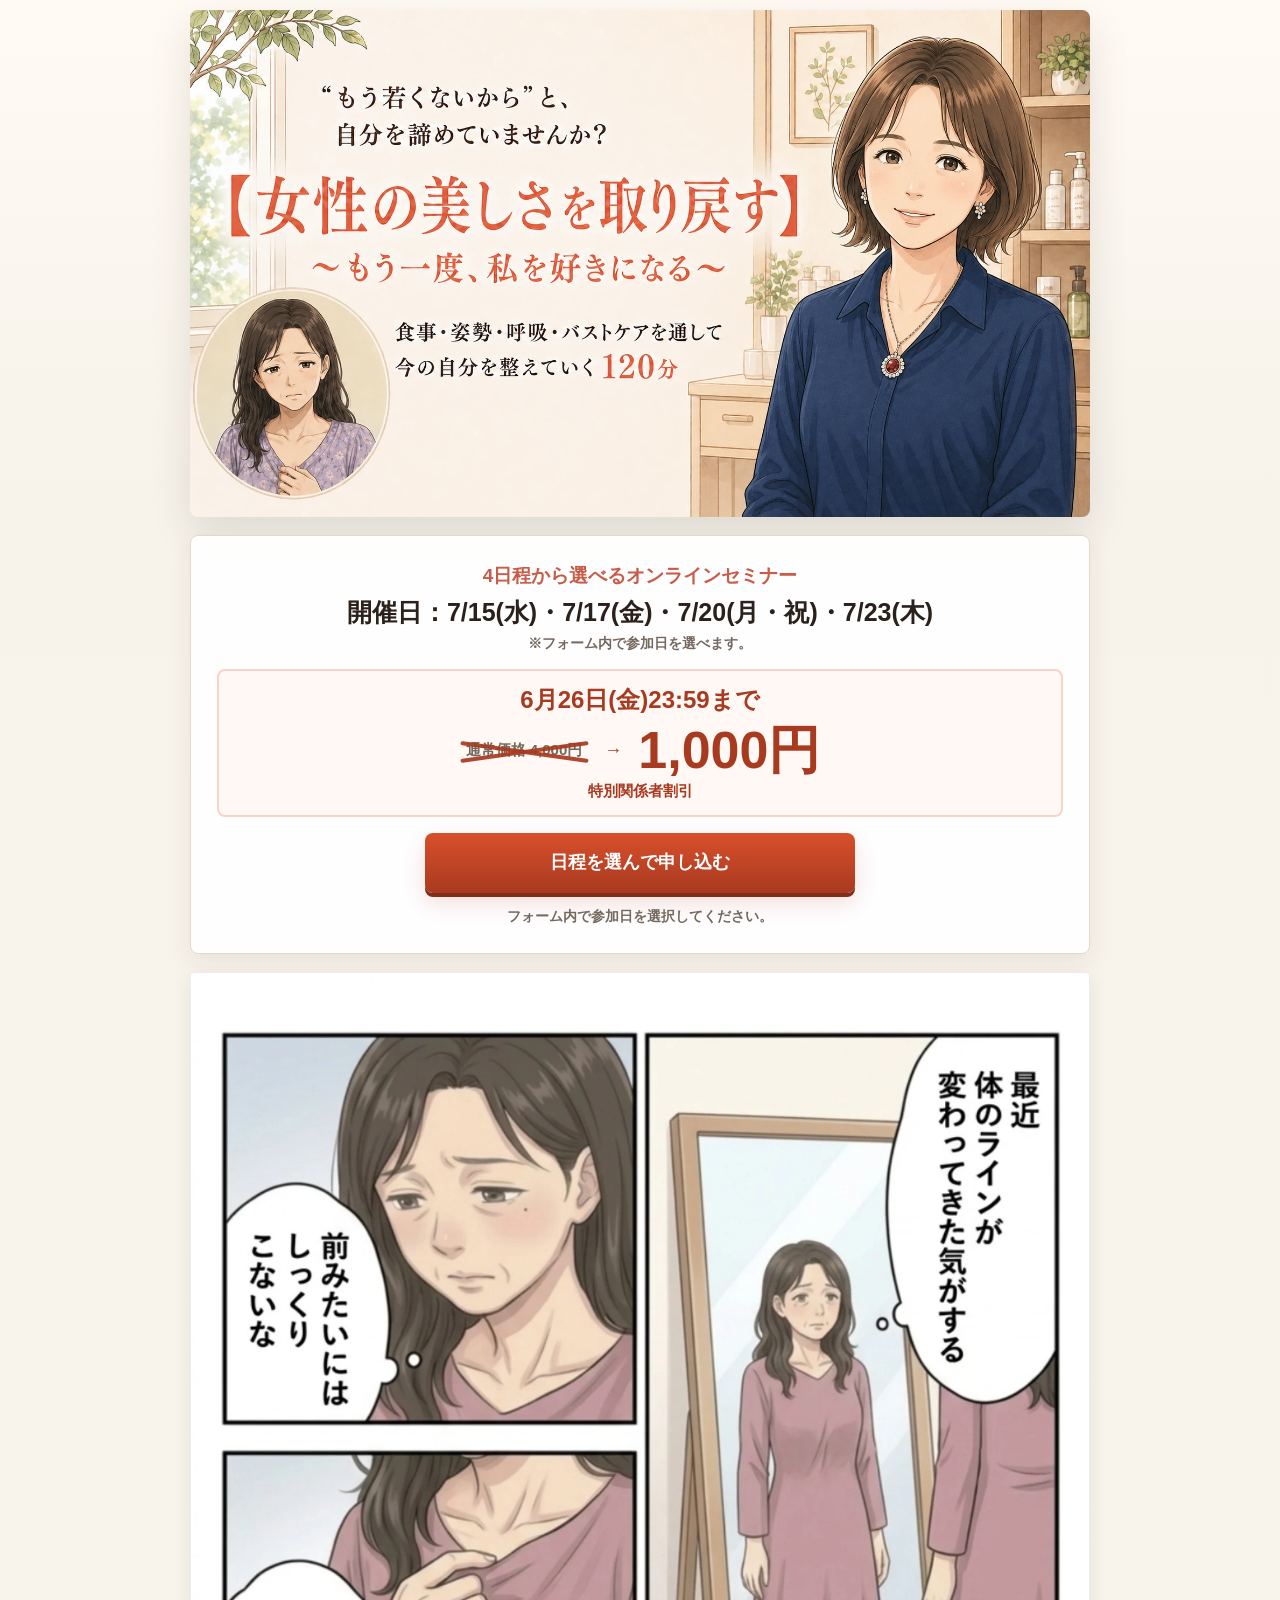
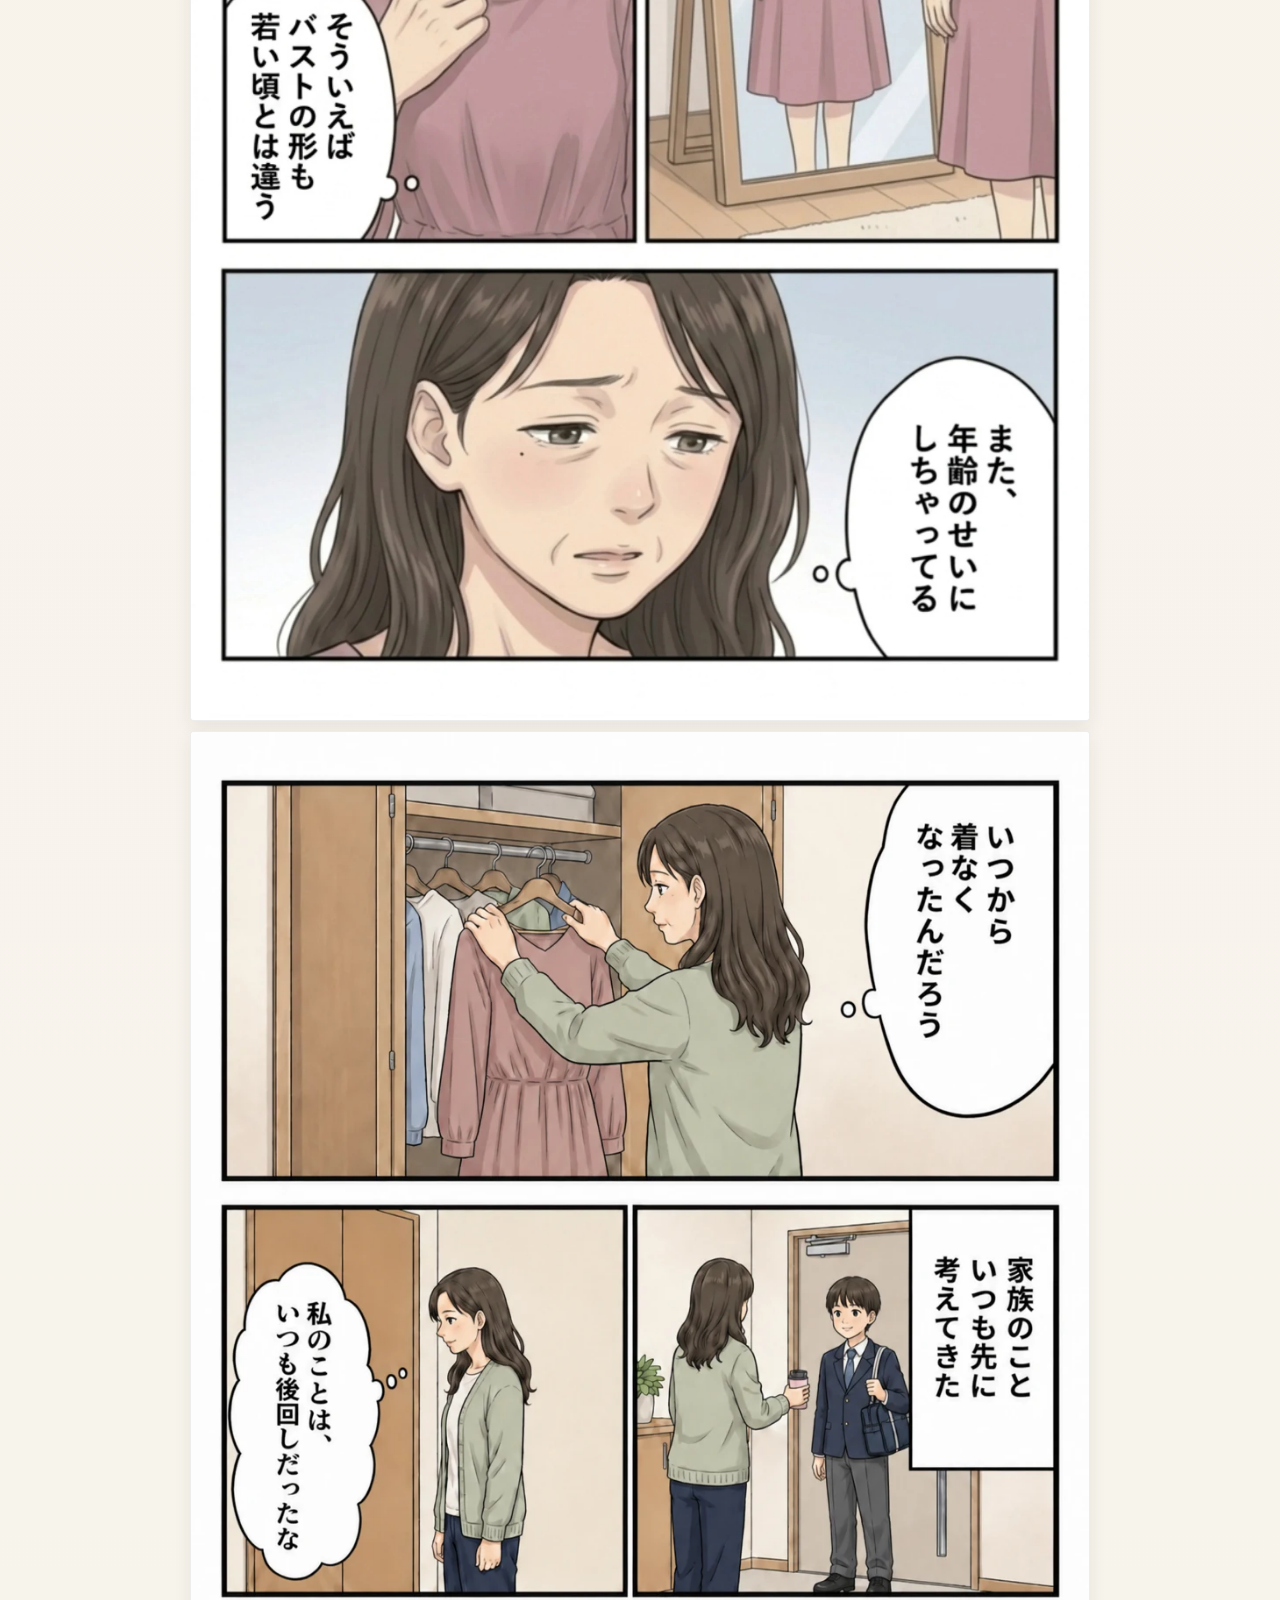
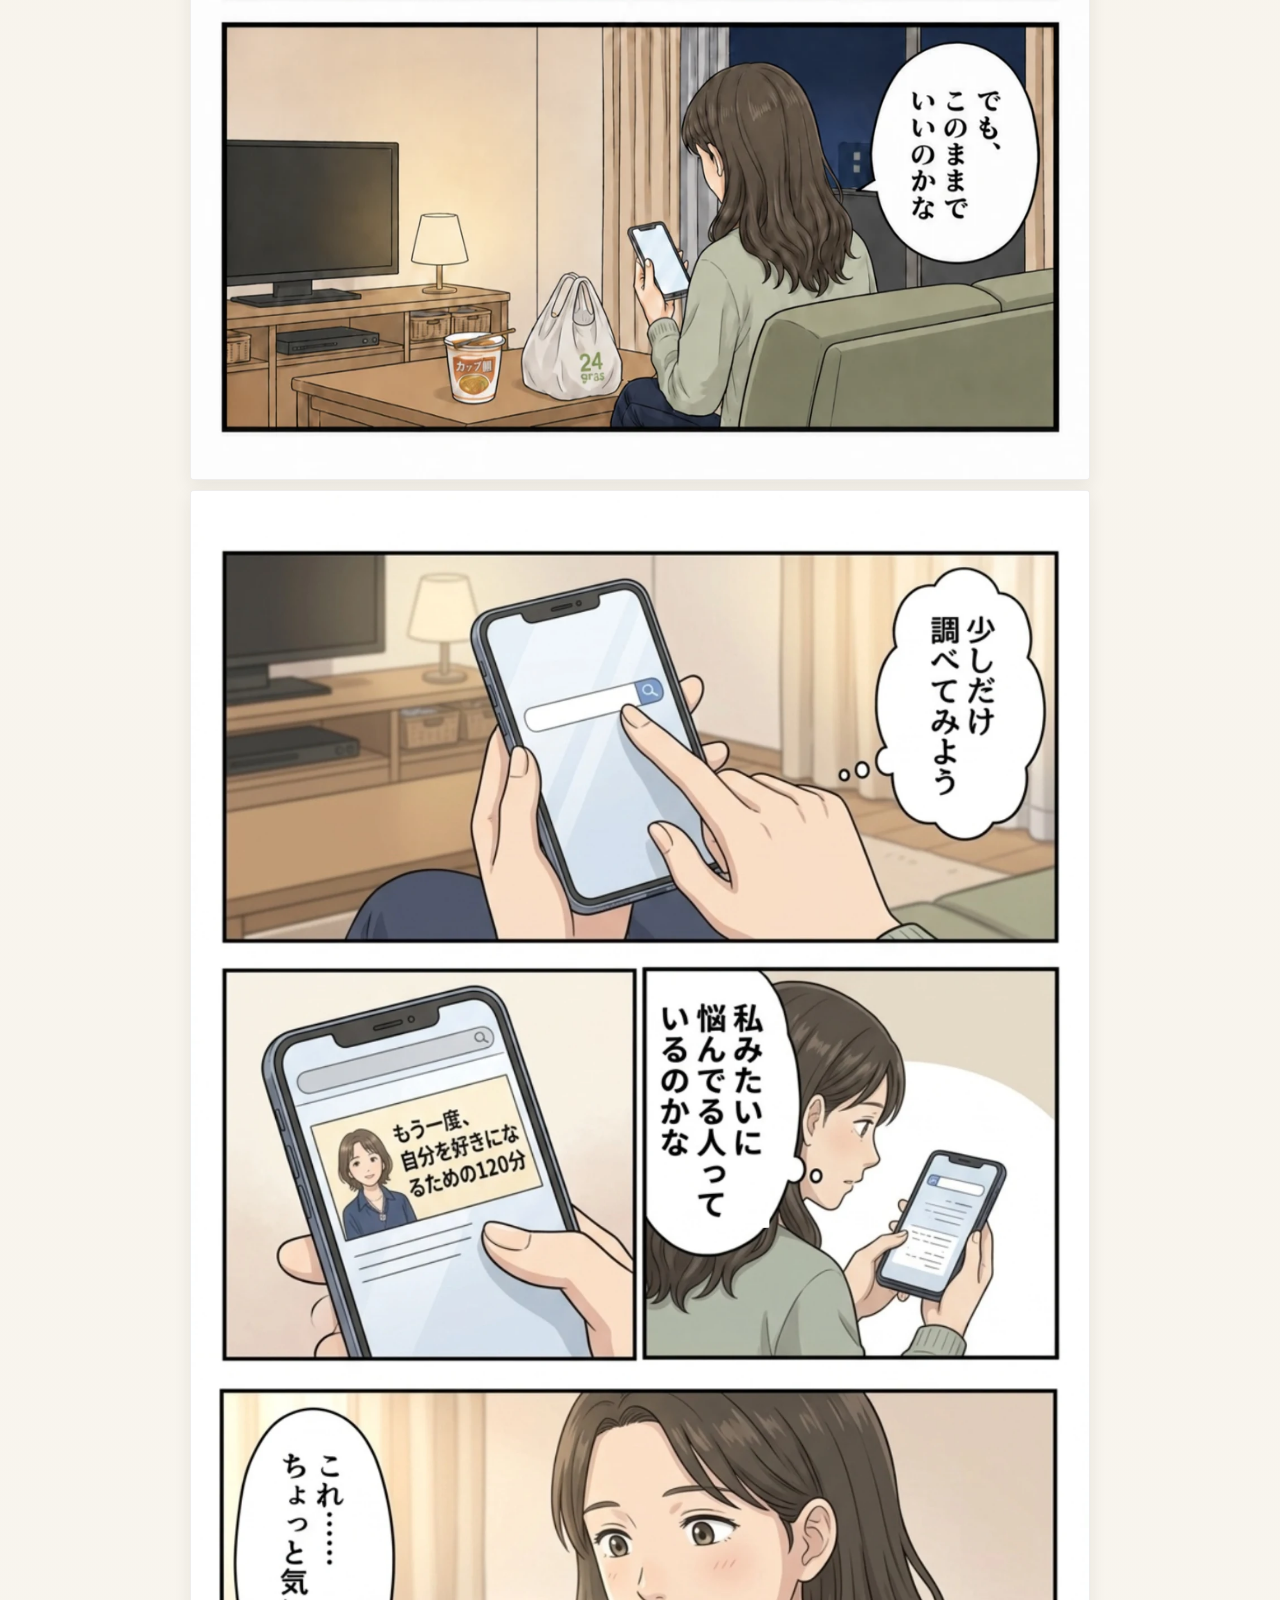
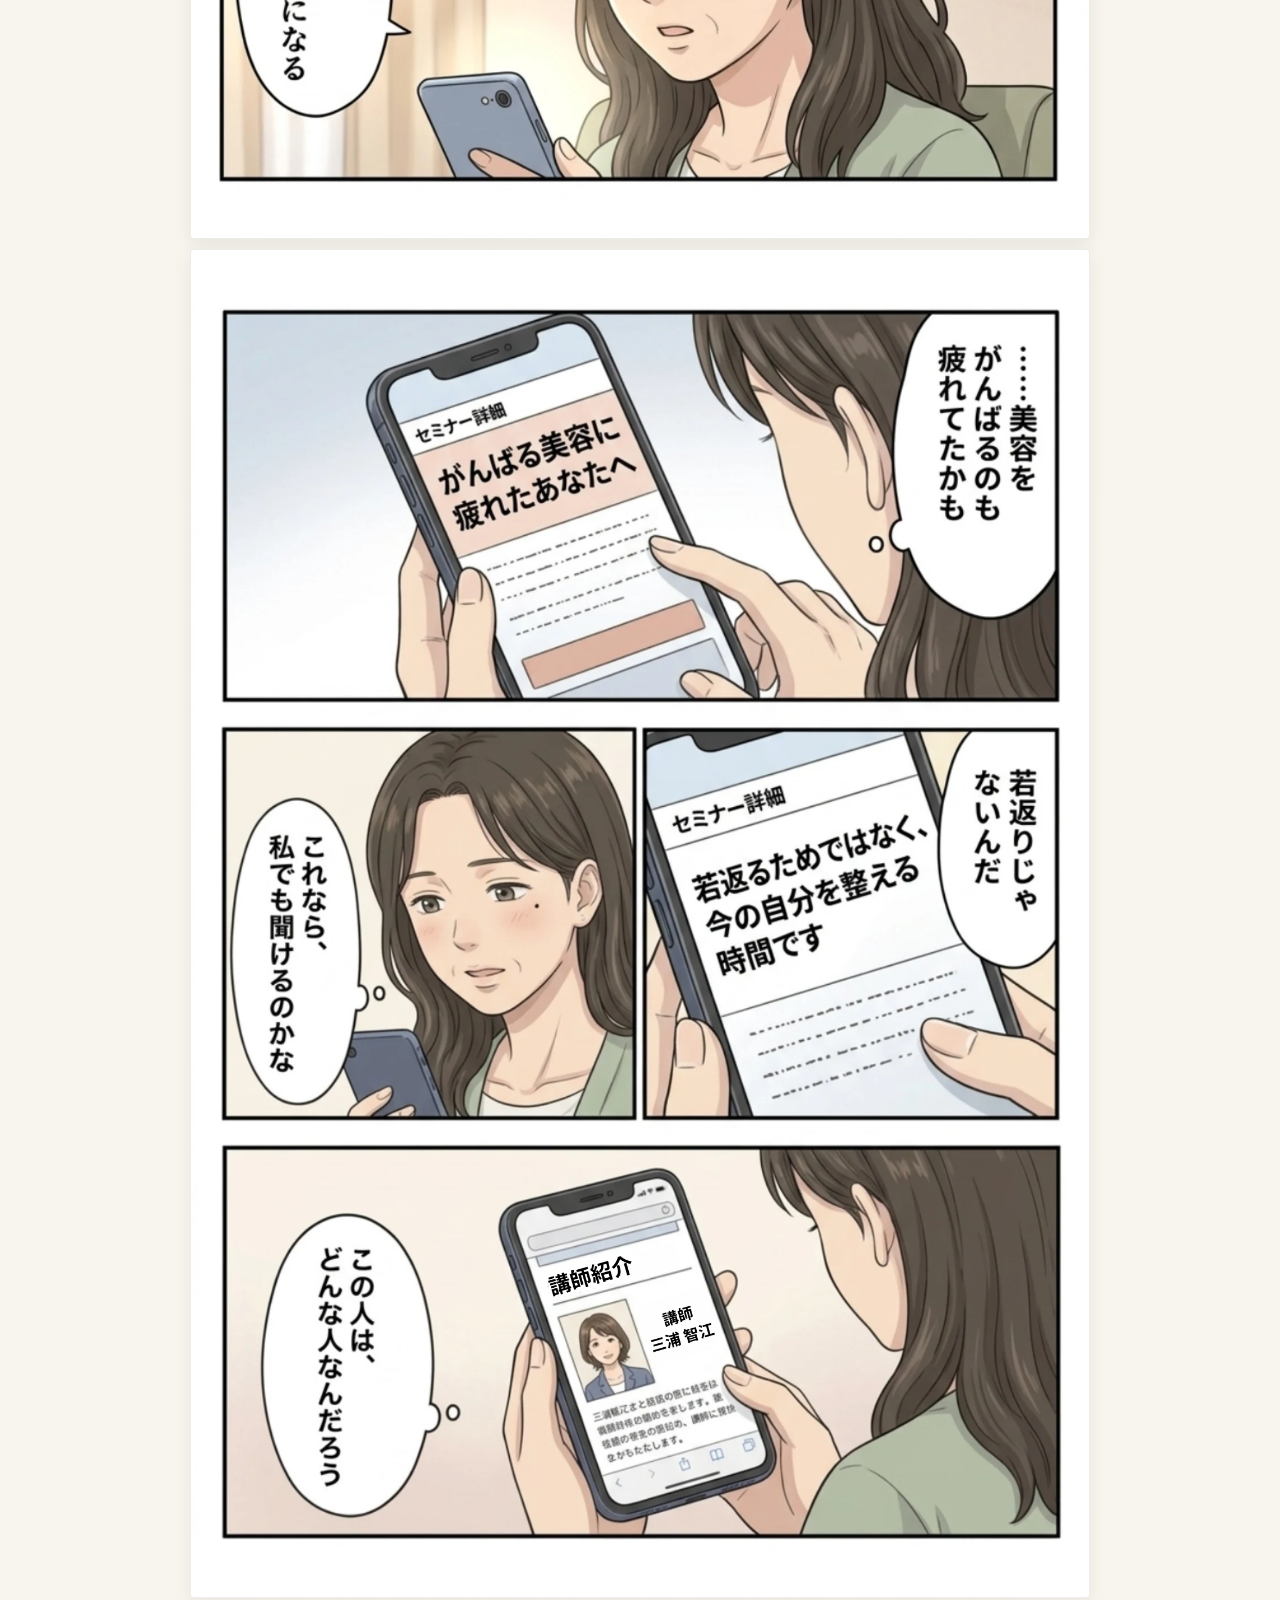
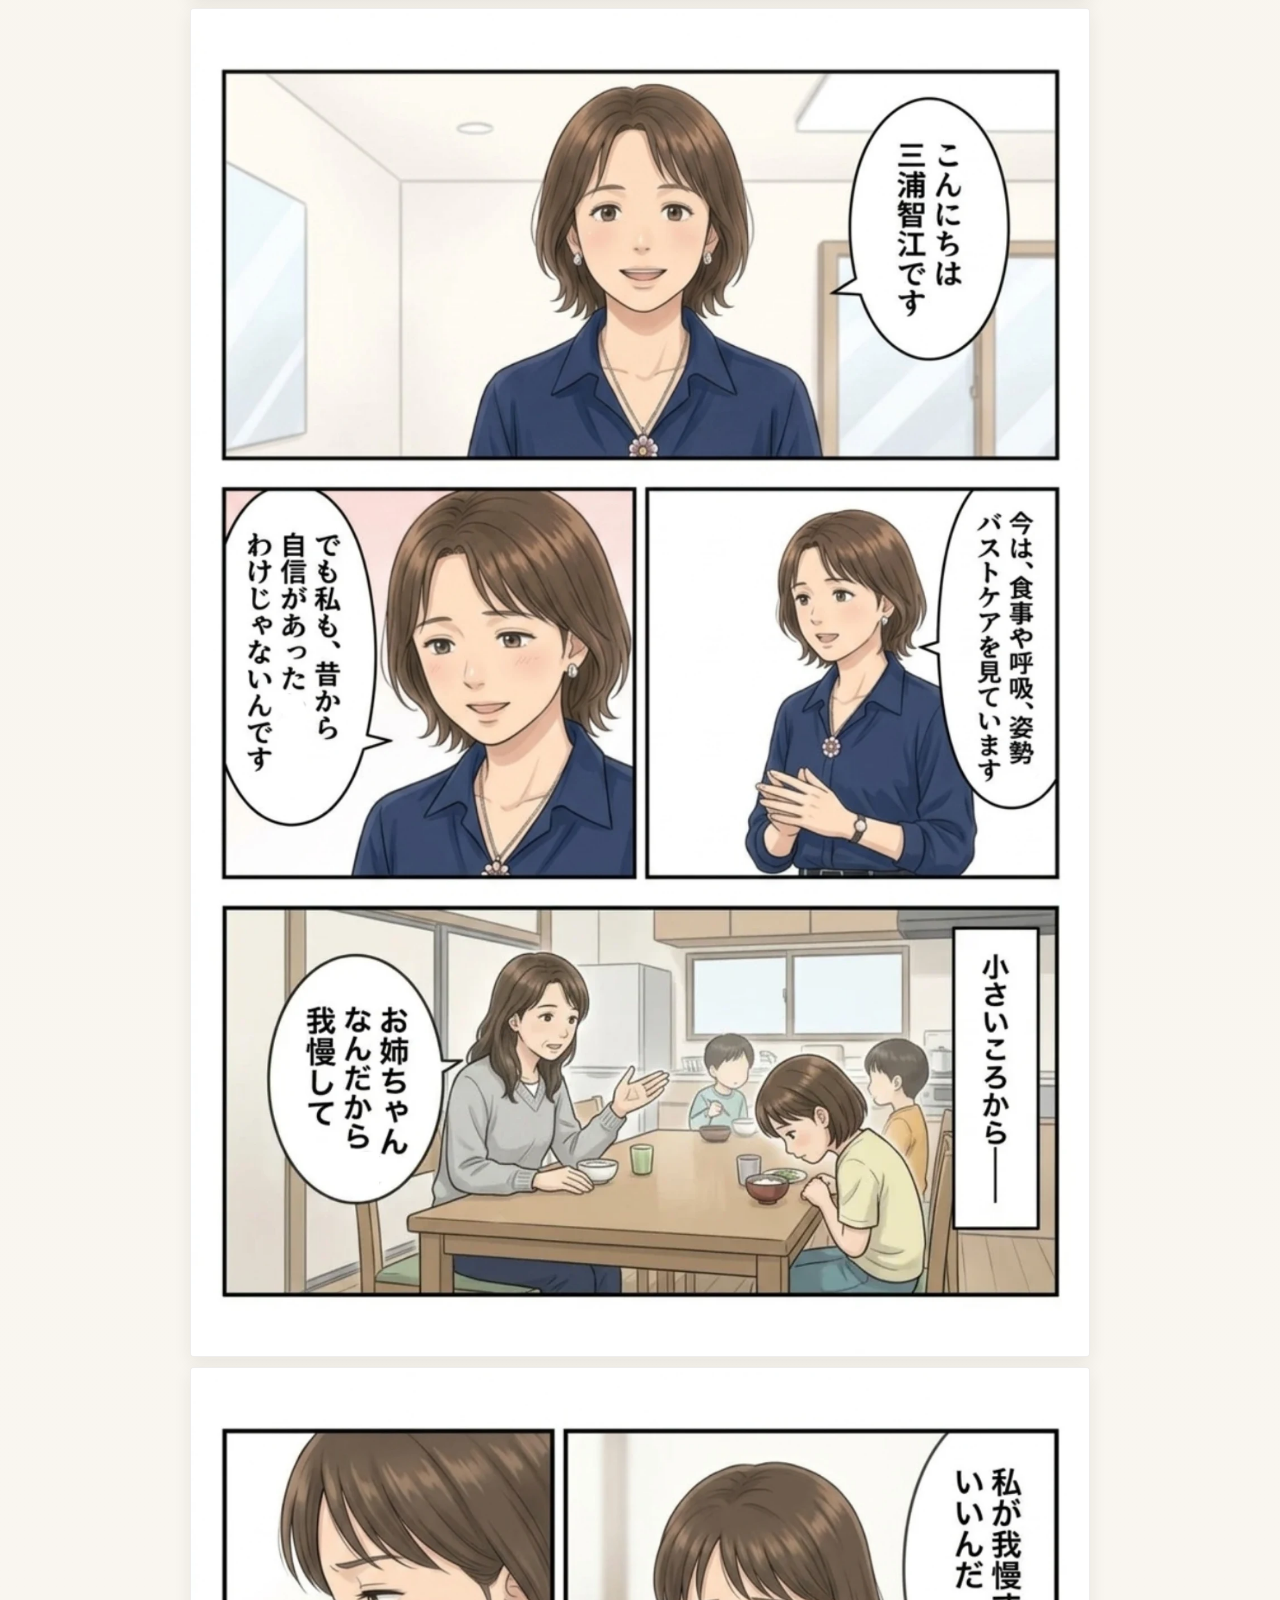
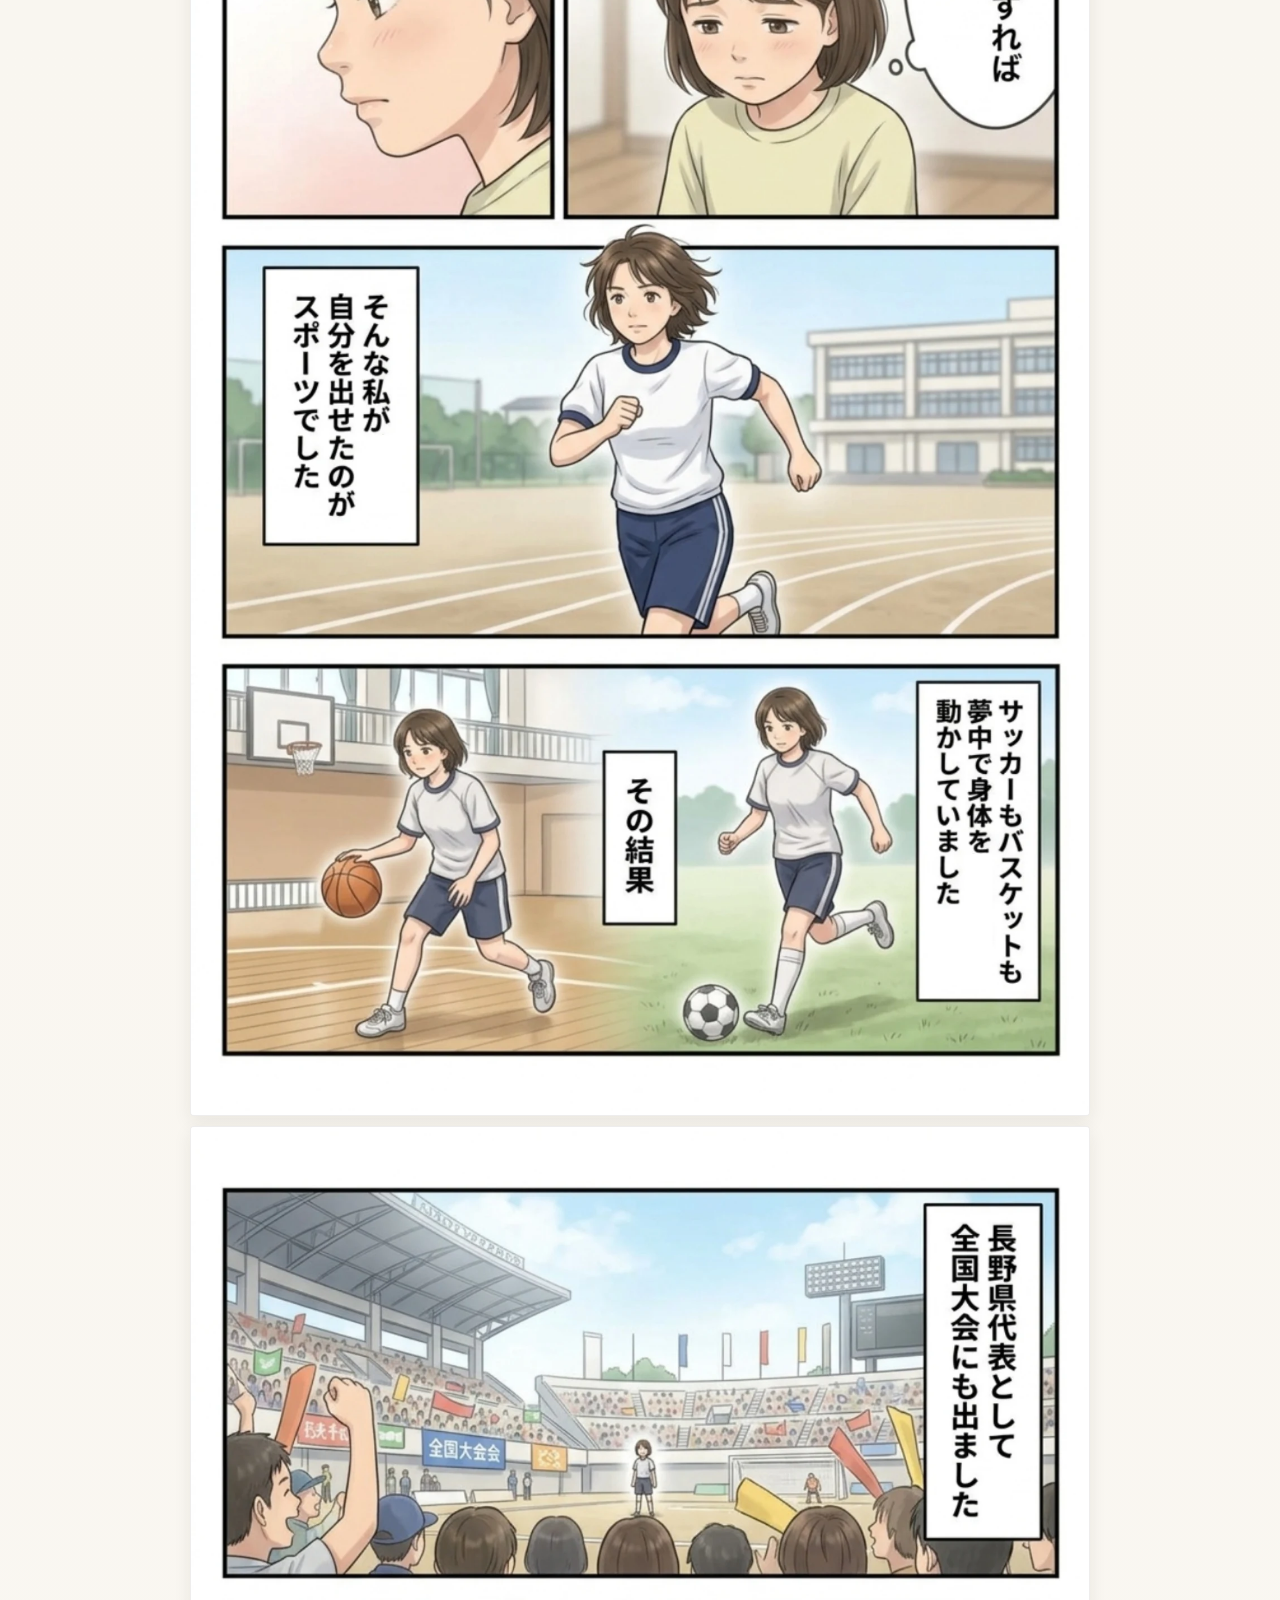
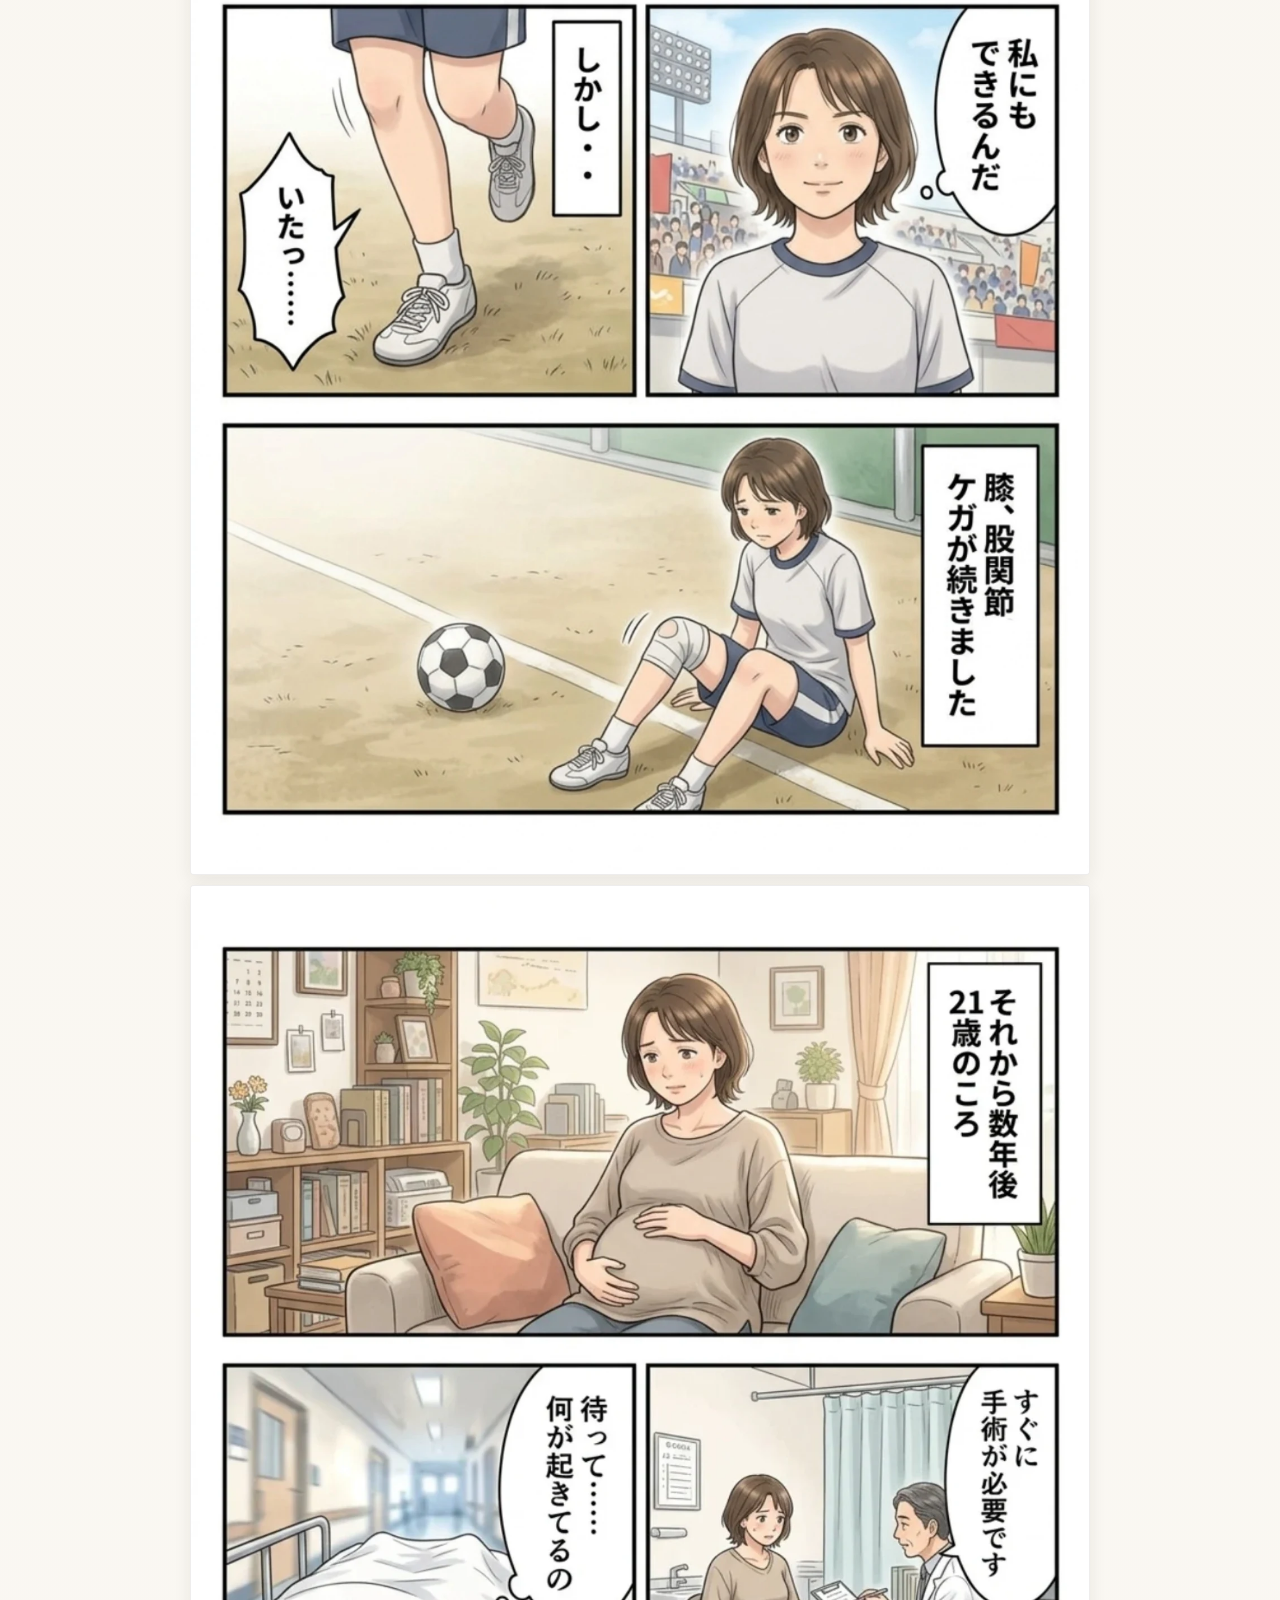
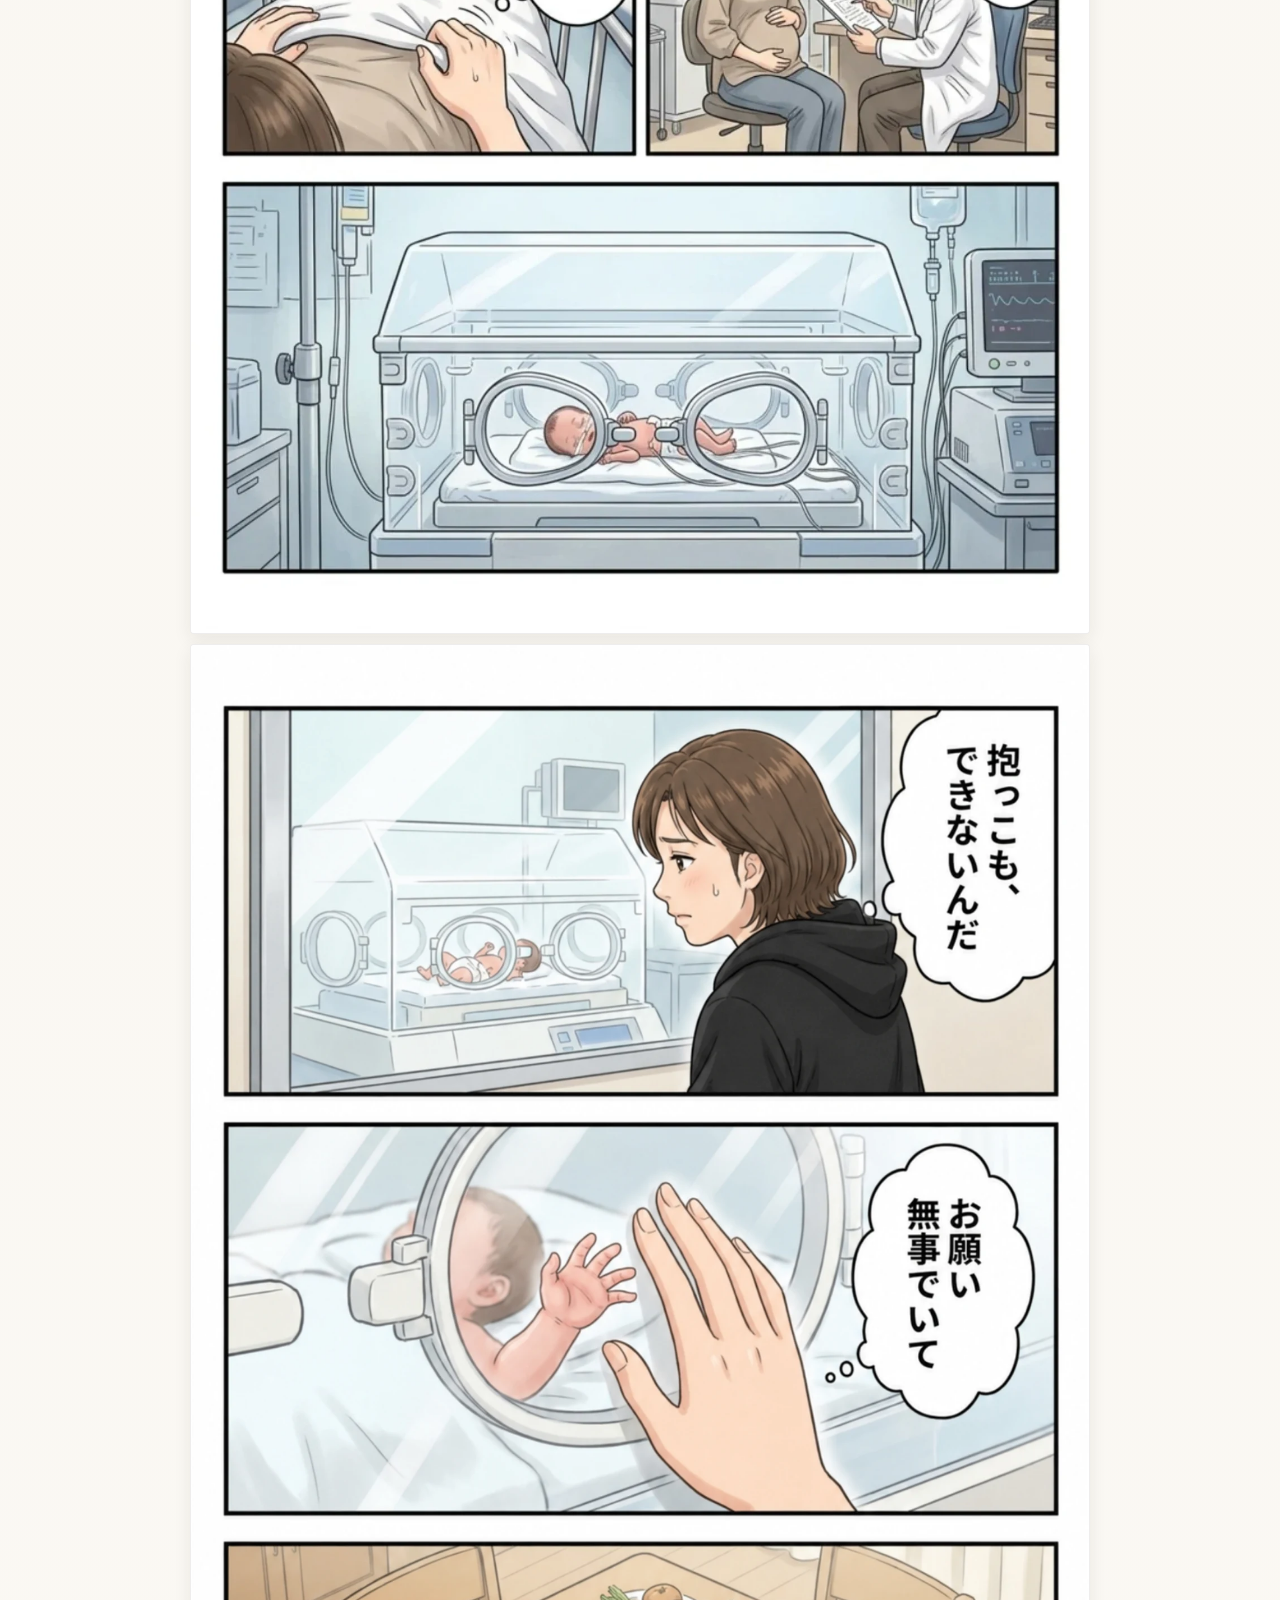
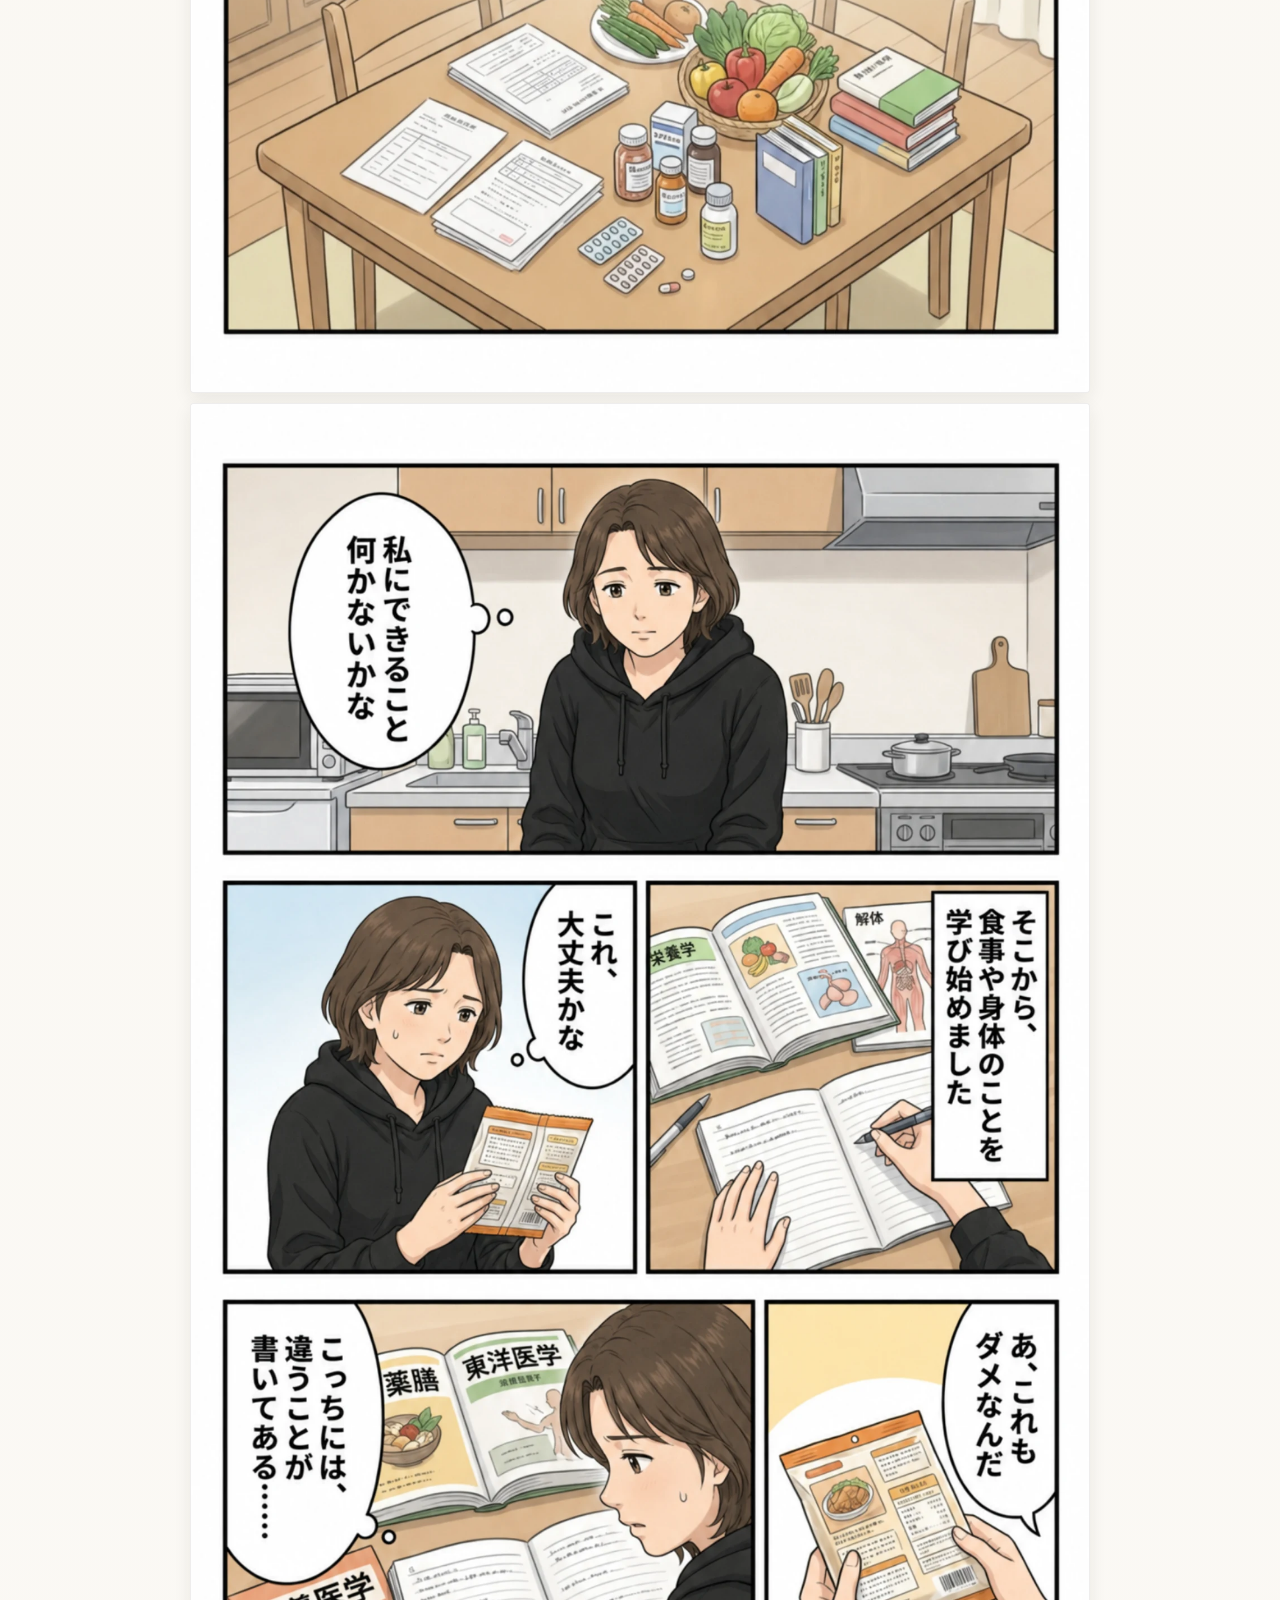
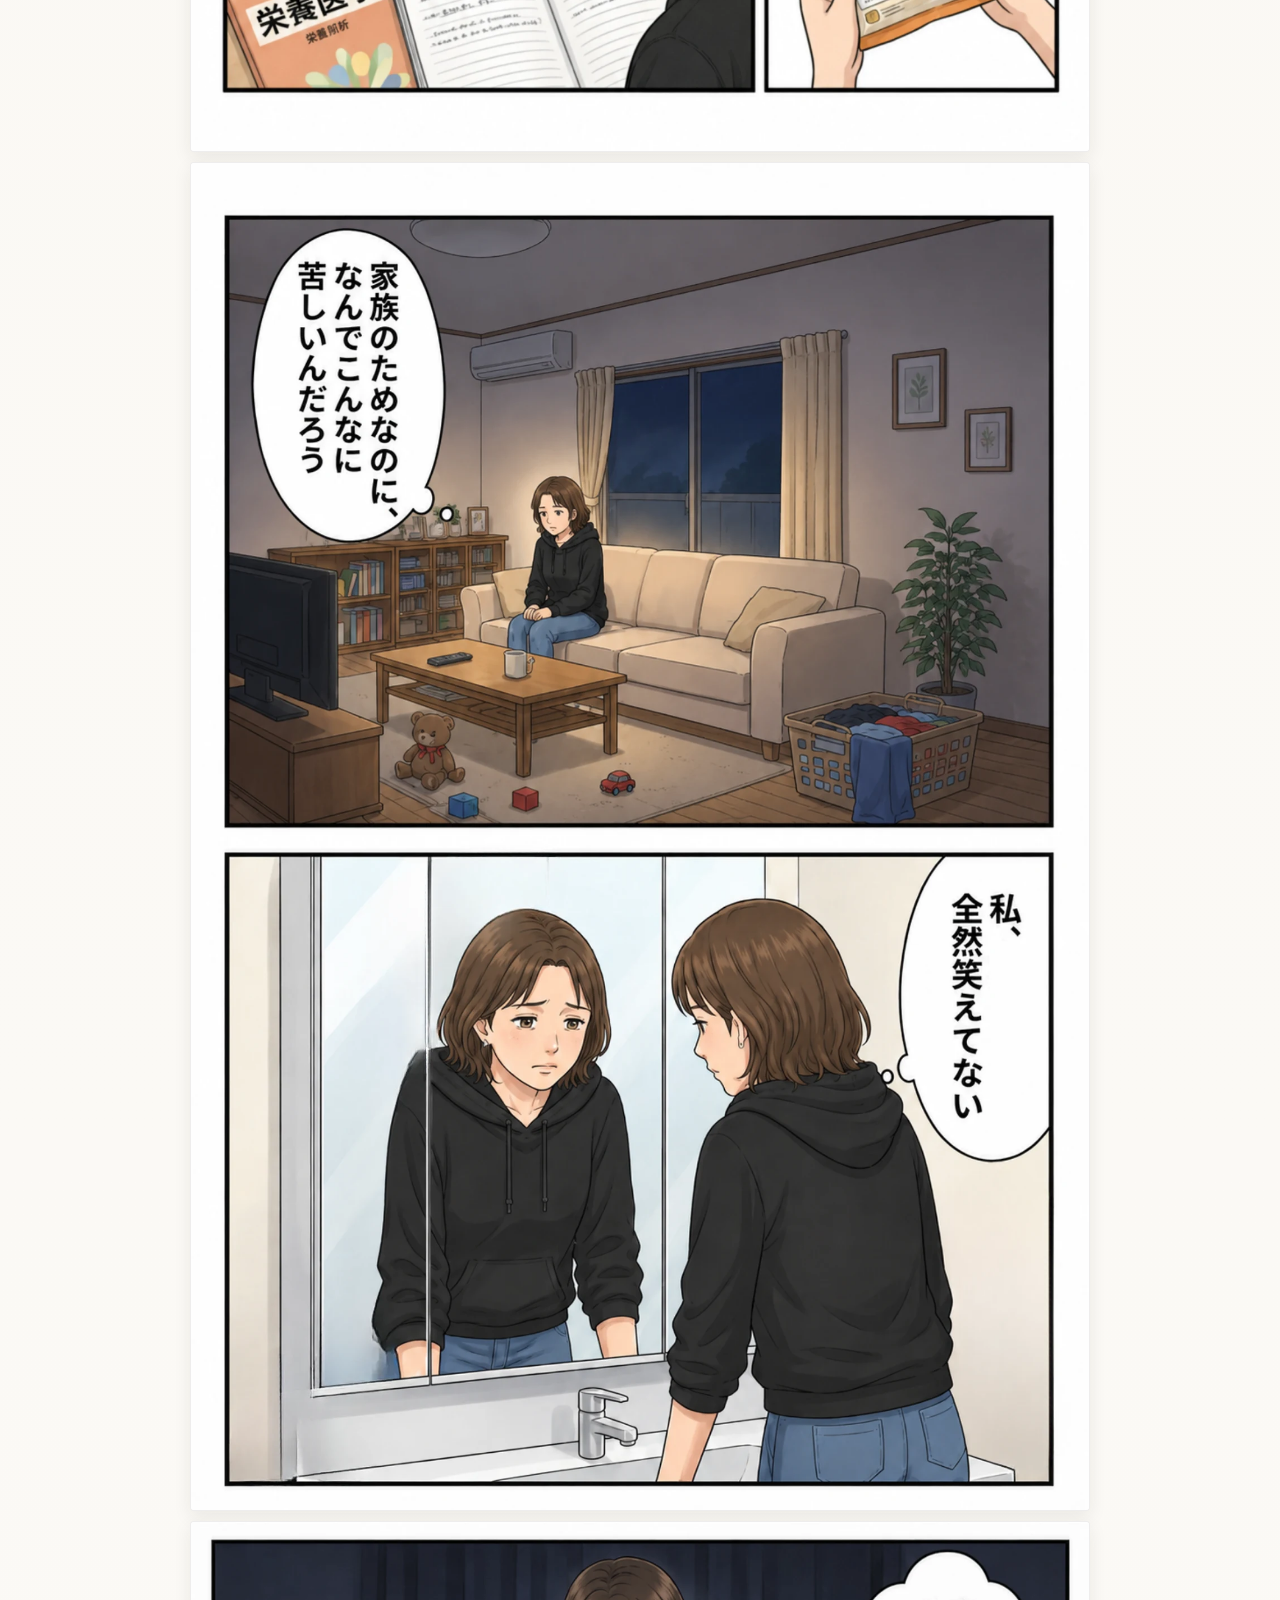
<file: index.html>
<!doctype html>
<html lang="ja">
<head>
  <meta charset="utf-8">
  <meta name="viewport" content="width=device-width, initial-scale=1">
  <title>女性の美しさを取り戻す | もう一度、自分を好きに戻るための120分</title>
  <meta name="description" content="食事・姿勢・呼吸・バストケアを通して、今の自分を整えていく120分セミナーの確認用LPです。">
  <meta name="robots" content="noindex, nofollow">
  <meta name="format-detection" content="telephone=no">
  <meta http-equiv="Cache-Control" content="no-cache, no-store, must-revalidate">
  <meta http-equiv="Pragma" content="no-cache">
  <meta http-equiv="Expires" content="0">
  <link rel="stylesheet" href="again/style.css">
</head>
<body>
  <main class="page">
    <section class="hero" aria-labelledby="page-title">
      <h1 id="page-title" class="sr-only">女性の美しさを取り戻す</h1>
      <img class="hero-image" src="again/assets/hero.webp" width="1672" height="941" alt="もう若くないから、と自分を諦めていませんか。女性の美しさを取り戻す、もう一度私を好きになる120分" fetchpriority="high" decoding="async">
    </section>

    <section class="cta-band" aria-label="特別価格と開催日程の案内">
      <p class="cta-kicker">4日程から選べるオンラインセミナー</p>
      <p class="cta-schedule-summary">開催日：7/15(水)・7/17(金)・7/20(月・祝)・7/23(木)</p>
      <p class="cta-helper">※フォーム内で参加日を選べます。</p>
      <div class="cta-mini-offer" aria-label="特別関係者割引価格">
        <p class="cta-deadline">6月26日(金)23:59まで</p>
        <p class="cta-price-line">
          <span class="cta-regular-price">通常価格 4,000円</span>
          <span class="price-arrow" aria-hidden="true">→</span>
          <span class="cta-special-price">1,000円</span>
        </p>
        <p class="cta-price-note">特別関係者割引</p>
      </div>
      <a class="cta-button" href="https://vermillion-halva-753769.netlify.app/" target="_blank" rel="noopener" data-track="cta-click" data-cta-position="top">日程を選んで申し込む</a>
      <p class="cta-form-note">フォーム内で参加日を選択してください。</p>
    </section>

    <section id="manga" class="manga-reader" aria-label="漫画本編">
      <img src="again/assets/manga/01.webp" width="1600" height="2400" alt="漫画本編 1ページ目" loading="lazy" decoding="async">
      <img src="again/assets/manga/02.webp" width="1600" height="2400" alt="漫画本編 2ページ目" loading="lazy" decoding="async">
      <img src="again/assets/manga/03.webp" width="1600" height="2400" alt="漫画本編 3ページ目" loading="lazy" decoding="async">
      <img src="again/assets/manga/04.webp" width="1600" height="2400" alt="漫画本編 4ページ目" loading="lazy" decoding="async">
      <img src="again/assets/manga/05.webp" width="1600" height="2400" alt="漫画本編 5ページ目" loading="lazy" decoding="async">
      <img src="again/assets/manga/06.webp" width="1600" height="2400" alt="漫画本編 6ページ目" loading="lazy" decoding="async">
      <img src="again/assets/manga/07.webp" width="1600" height="2400" alt="漫画本編 7ページ目" loading="lazy" decoding="async">
      <img src="again/assets/manga/08.webp" width="1600" height="2400" alt="漫画本編 8ページ目" loading="lazy" decoding="async">
      <img src="again/assets/manga/09.webp" width="1600" height="2400" alt="漫画本編 9ページ目" loading="lazy" decoding="async">
      <img src="again/assets/manga/10.webp" width="1600" height="2400" alt="漫画本編 10ページ目" loading="lazy" decoding="async">
      <img src="again/assets/manga/11.webp" width="1600" height="2400" alt="漫画本編 11ページ目" loading="lazy" decoding="async">
      <img src="again/assets/manga/12.webp" width="1600" height="2400" alt="漫画本編 12ページ目" loading="lazy" decoding="async">
      <img src="again/assets/manga/13.webp" width="1600" height="2400" alt="漫画本編 13ページ目" loading="lazy" decoding="async">
      <img src="again/assets/manga/14.webp" width="1600" height="2400" alt="漫画本編 14ページ目" loading="lazy" decoding="async">
      <img src="again/assets/manga/15.webp" width="1600" height="2400" alt="漫画本編 15ページ目" loading="lazy" decoding="async">
      <img src="again/assets/manga/16.webp" width="1600" height="2400" alt="漫画本編 16ページ目" loading="lazy" decoding="async">
      <img src="again/assets/manga/17.webp" width="1600" height="2400" alt="漫画本編 17ページ目" loading="lazy" decoding="async">
      <img src="again/assets/manga/18.webp" width="1600" height="2400" alt="漫画本編 18ページ目" loading="lazy" decoding="async">
      <img src="again/assets/manga/19.webp" width="1600" height="2400" alt="漫画本編 19ページ目" loading="lazy" decoding="async">
      <img src="again/assets/manga/20.webp" width="1600" height="2400" alt="漫画本編 20ページ目" loading="lazy" decoding="async">
      <img src="again/assets/manga/21.webp" width="1600" height="2400" alt="漫画本編 21ページ目" loading="lazy" decoding="async">
    </section>

    <section class="message-card" aria-label="セミナー案内メッセージ">
      <p class="message-lead">「もう若くないから」と、諦めないでください。</p>
      <h2>女性の美しさを取り戻す<br>もう一度、私を好きになる120分</h2>
      <p>食事・姿勢・呼吸・バストケアを通して、今の自分を整えていく時間です。</p>
      <p>好きな服を着る。笑顔で写真に写る。自分の身体をもう一度、大事に見つめる。</p>
      <p>年齢と戦うのではなく、これからの自分を整えていく一歩として、<br>まずは120分のセミナーでお会いしましょう。</p>
    </section>

    <section id="final-cta" class="closing-card" aria-label="最終案内">
      <p class="closing-label">6月26日(金)23:59まで</p>
      <h2 class="closing-heading">特別価格のご案内</h2>
      <div class="closing-schedule" aria-label="開催日程">
        <p class="closing-schedule-title">開催日程</p>
        <ul>
          <li>7月15日(水)20時00分～22時00分</li>
          <li>7月17日(金)14時00分～16時00分</li>
          <li>7月20日(月・祝)20時00分～22時00分</li>
          <li>7月23日(木)10時00分～12時00分</li>
        </ul>
        <p class="closing-schedule-note">※フォーム内で参加日を選べます。</p>
      </div>
      <p class="closing-title">
        <span class="closing-regular-price">通常価格 4,000円</span>
        <span class="price-arrow" aria-hidden="true">→</span>
        <span>特別価格 1,000円</span>
      </p>
      <a class="cta-button" href="https://vermillion-halva-753769.netlify.app/?s=2" target="_blank" rel="noopener" data-track="cta-click" data-cta-position="bottom">日程を選んで申し込む</a>
      <p class="closing-text">フォーム内で参加日を選択してください。</p>
    </section>
  </main>
  <script>
    document.querySelectorAll('[data-track="cta-click"]').forEach((link) => {
      link.addEventListener('click', () => {
        const position = link.dataset.ctaPosition || 'unknown';
        if (window.gtag) {
          window.gtag('event', 'cta_click', {
            event_category: 'again_lp',
            event_label: position
          });
        }
        if (window.dataLayer) {
          window.dataLayer.push({
            event: 'cta_click',
            cta_position: position,
            page_path: window.location.pathname
          });
        }
      });
    });
  </script>
</body>
</html>
</file>
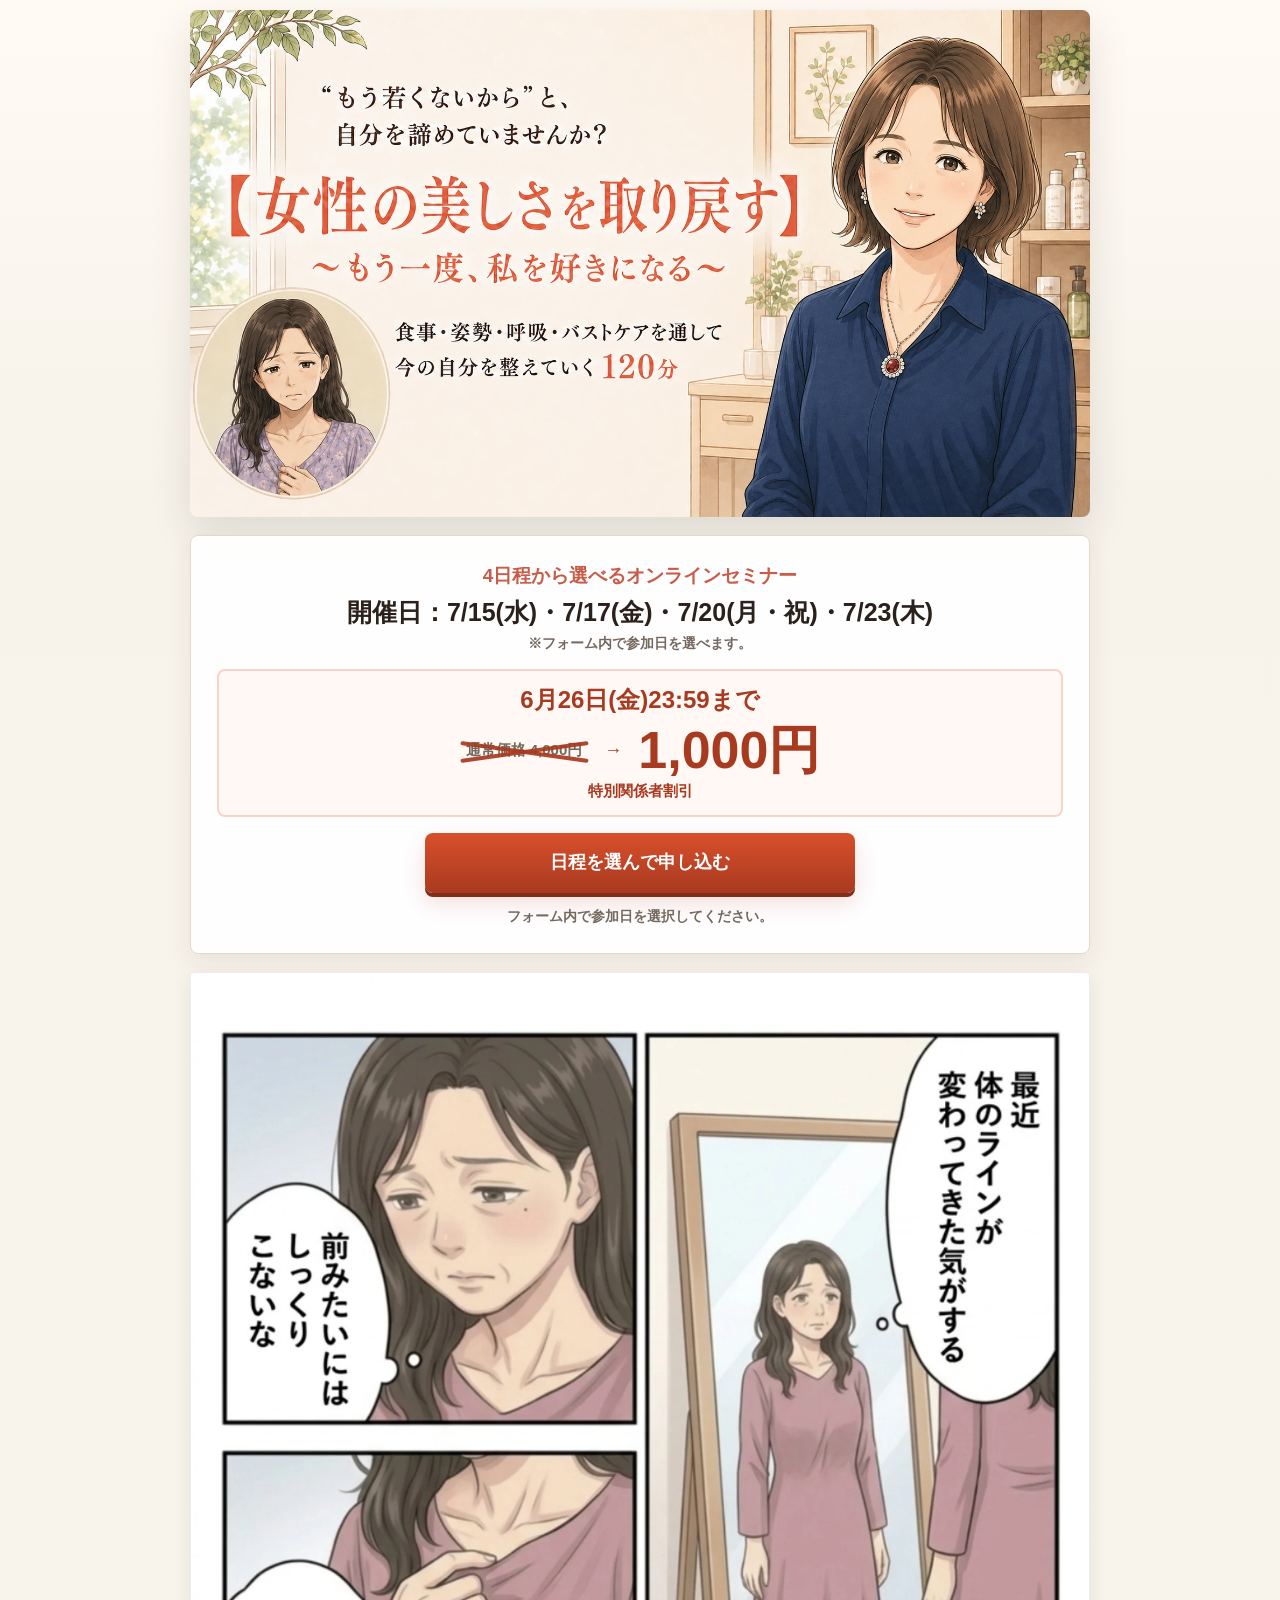
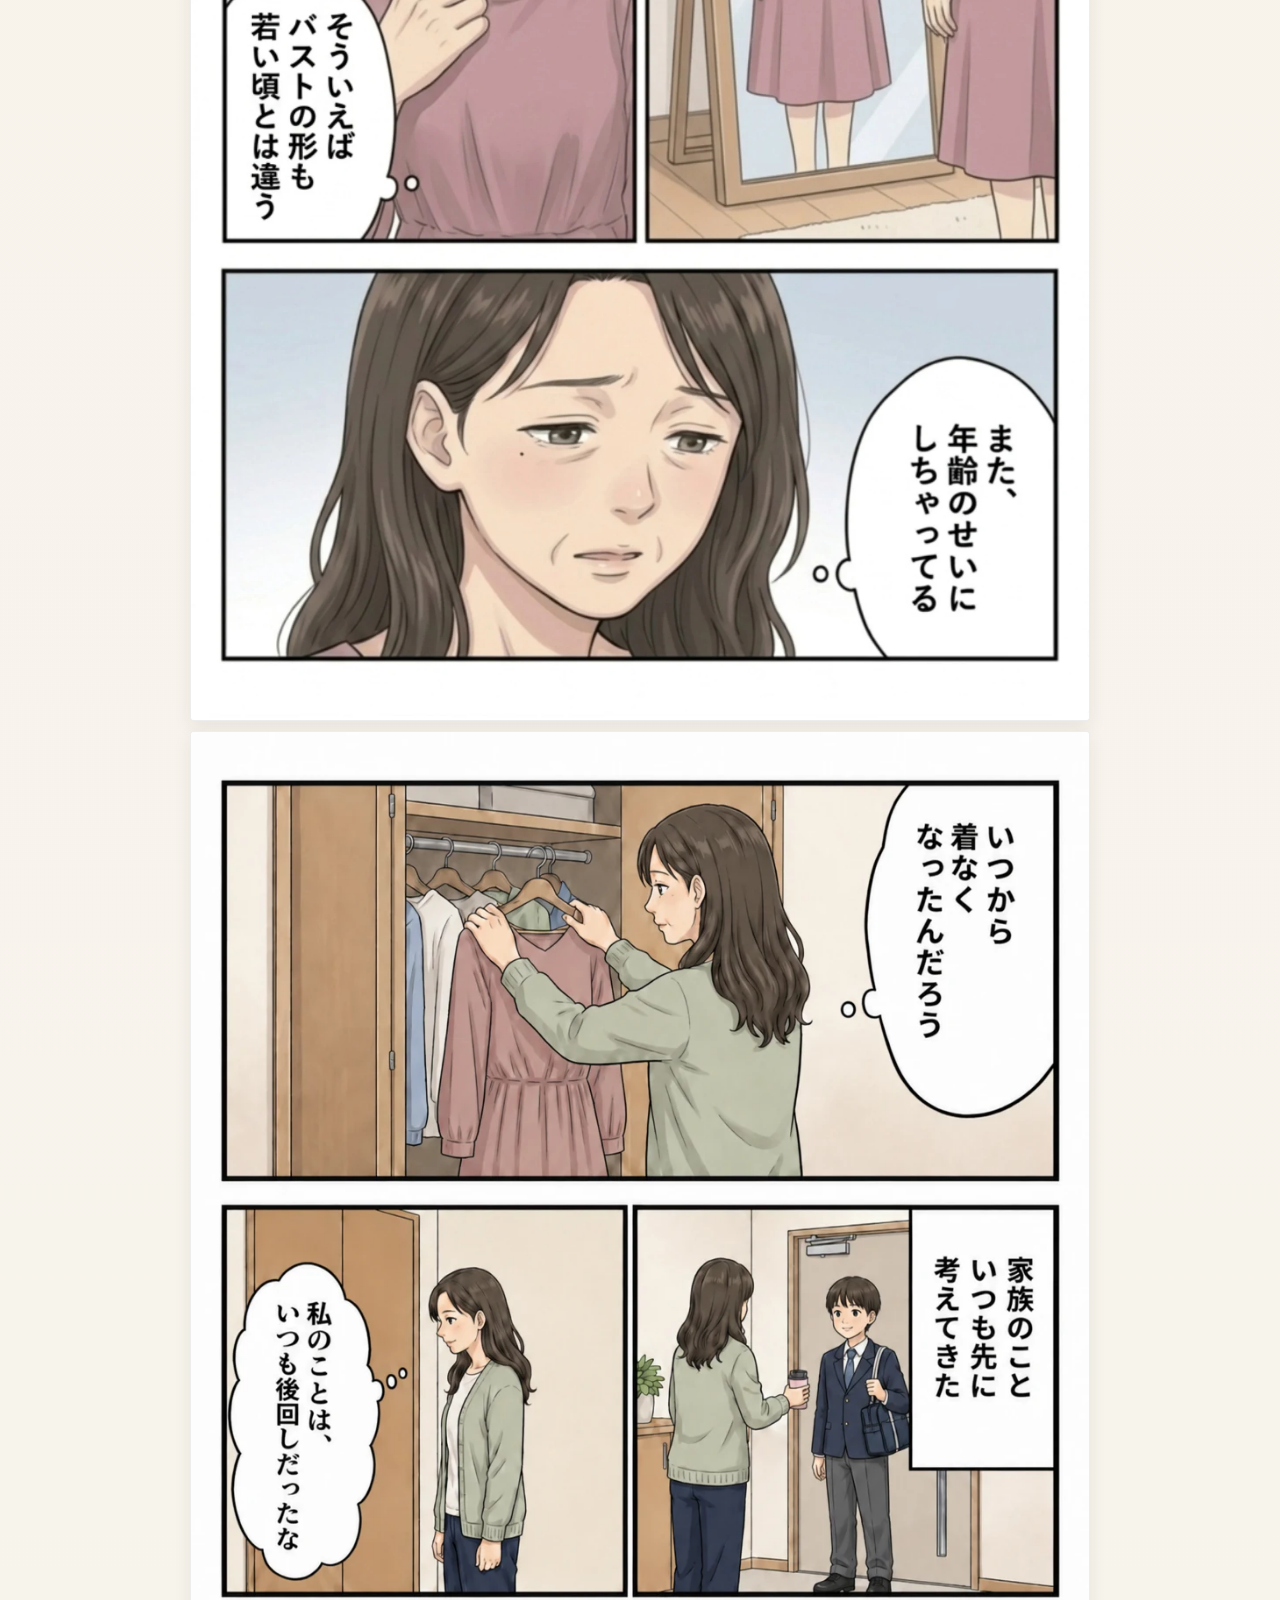
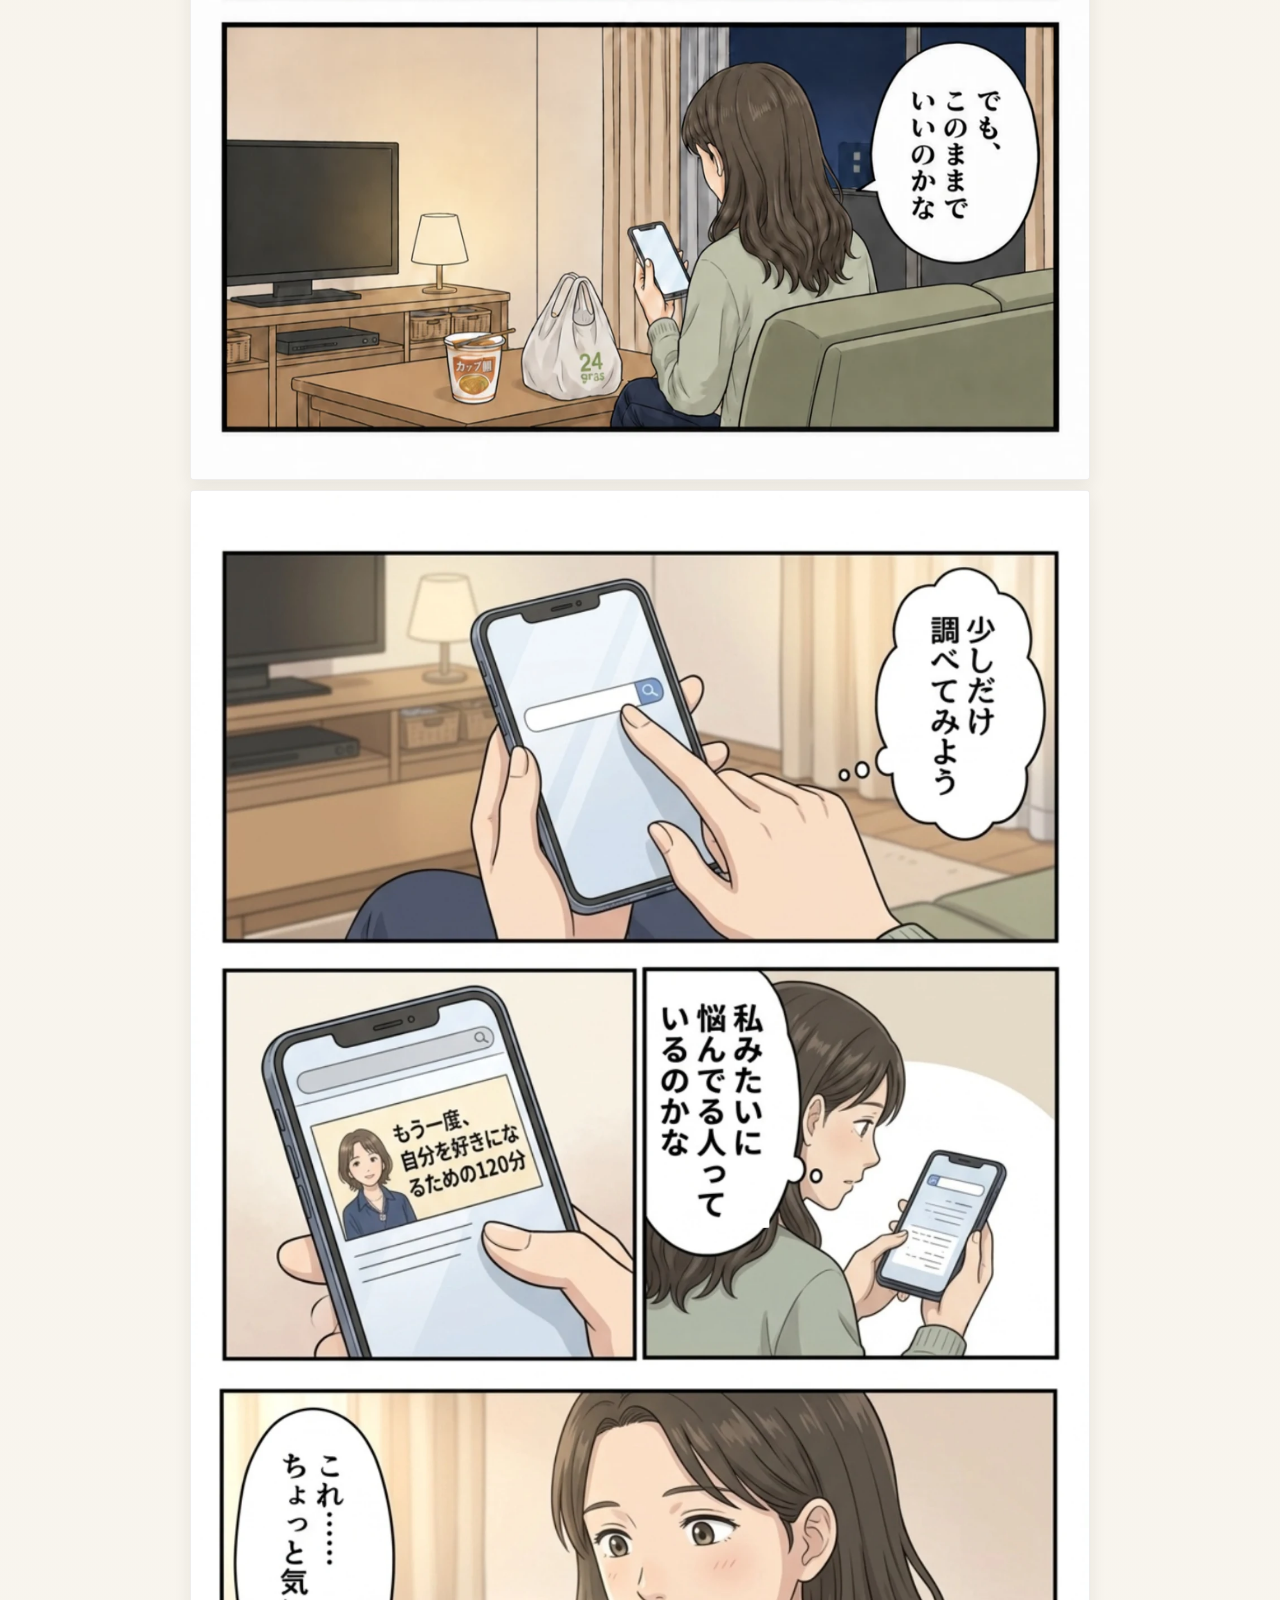
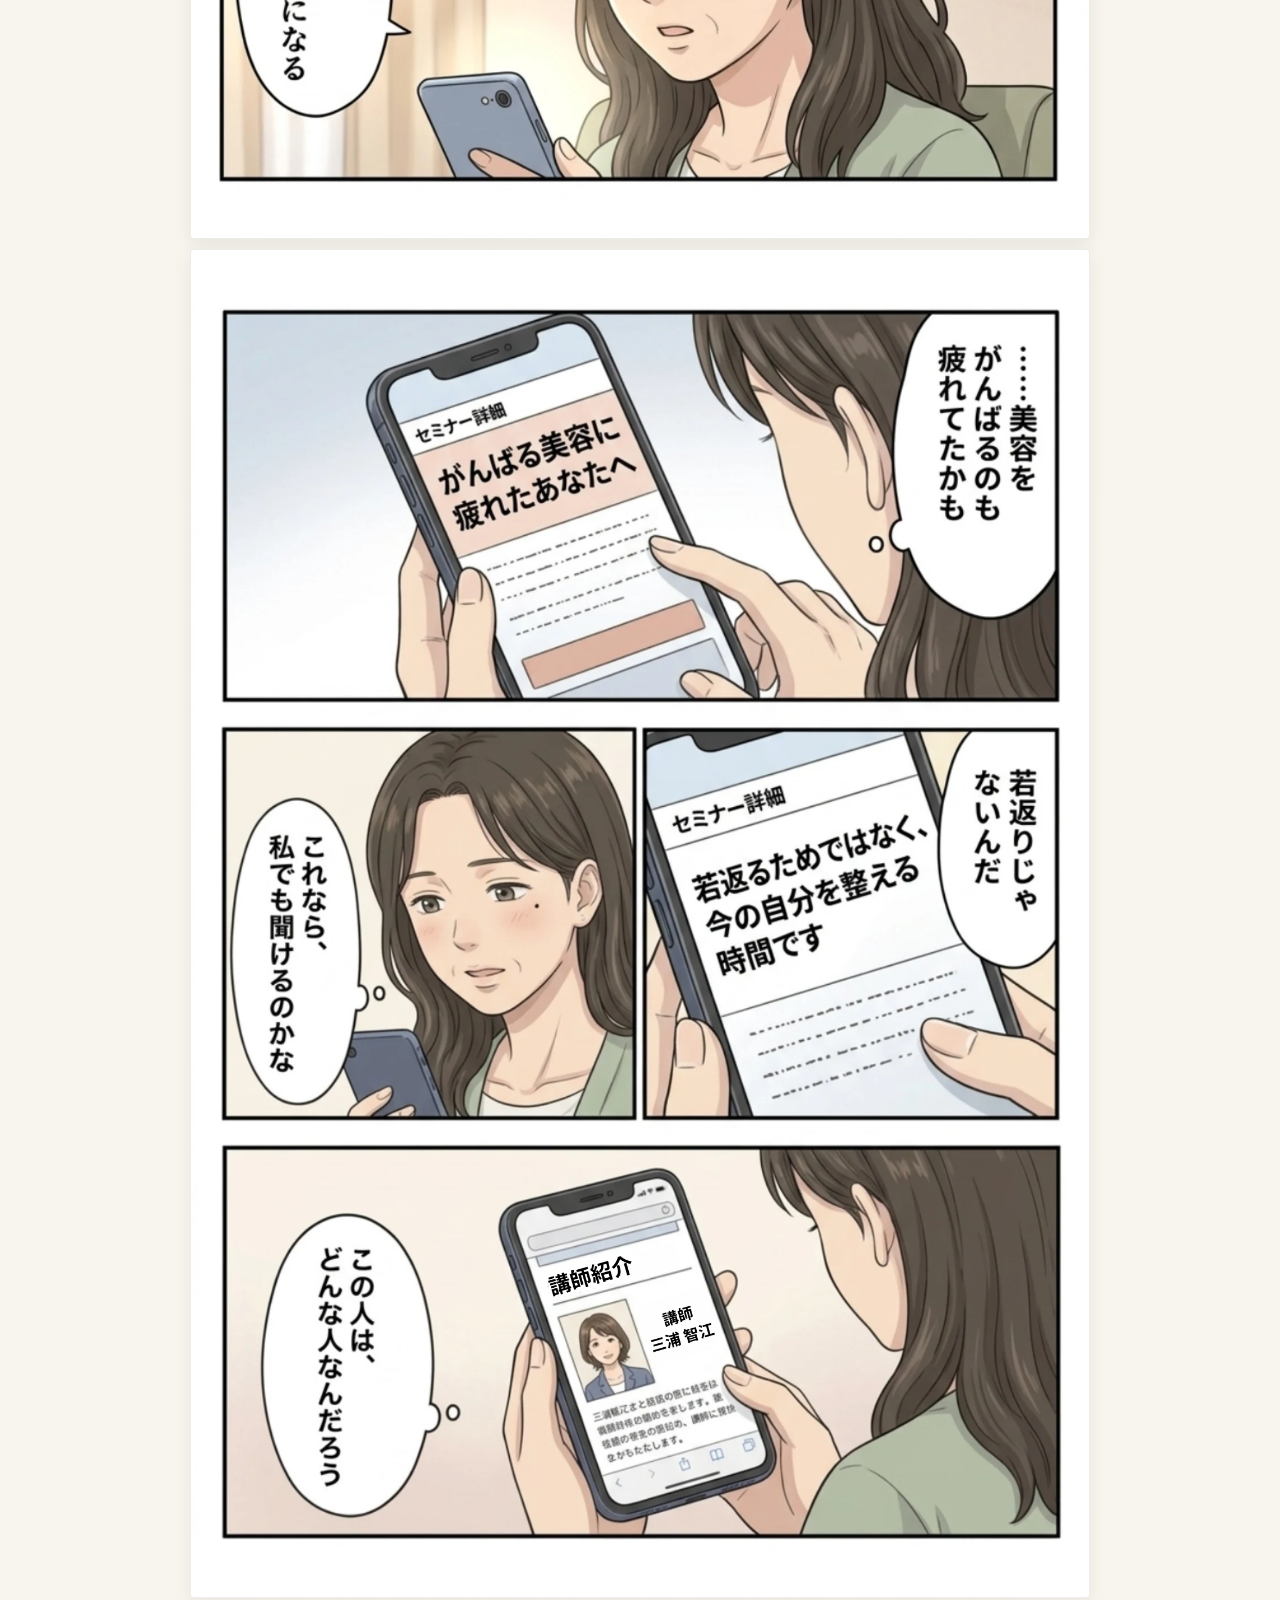
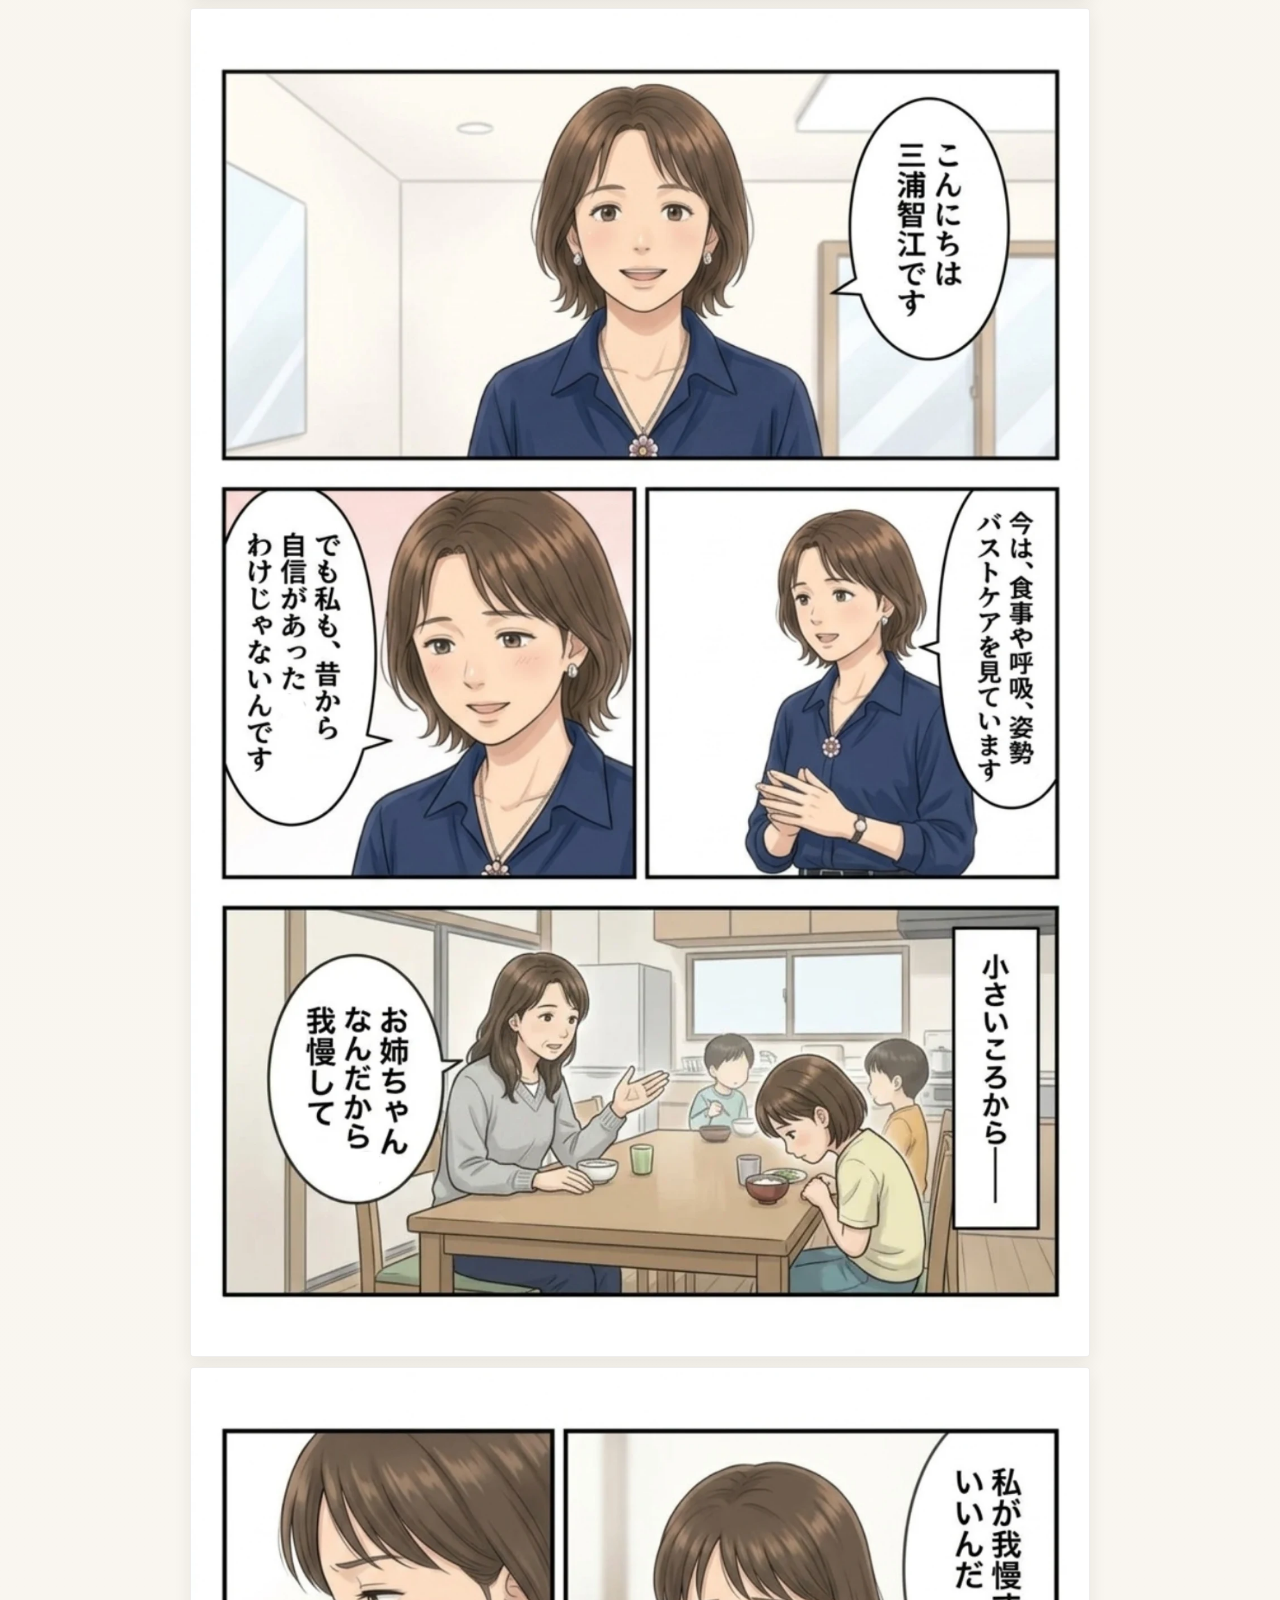
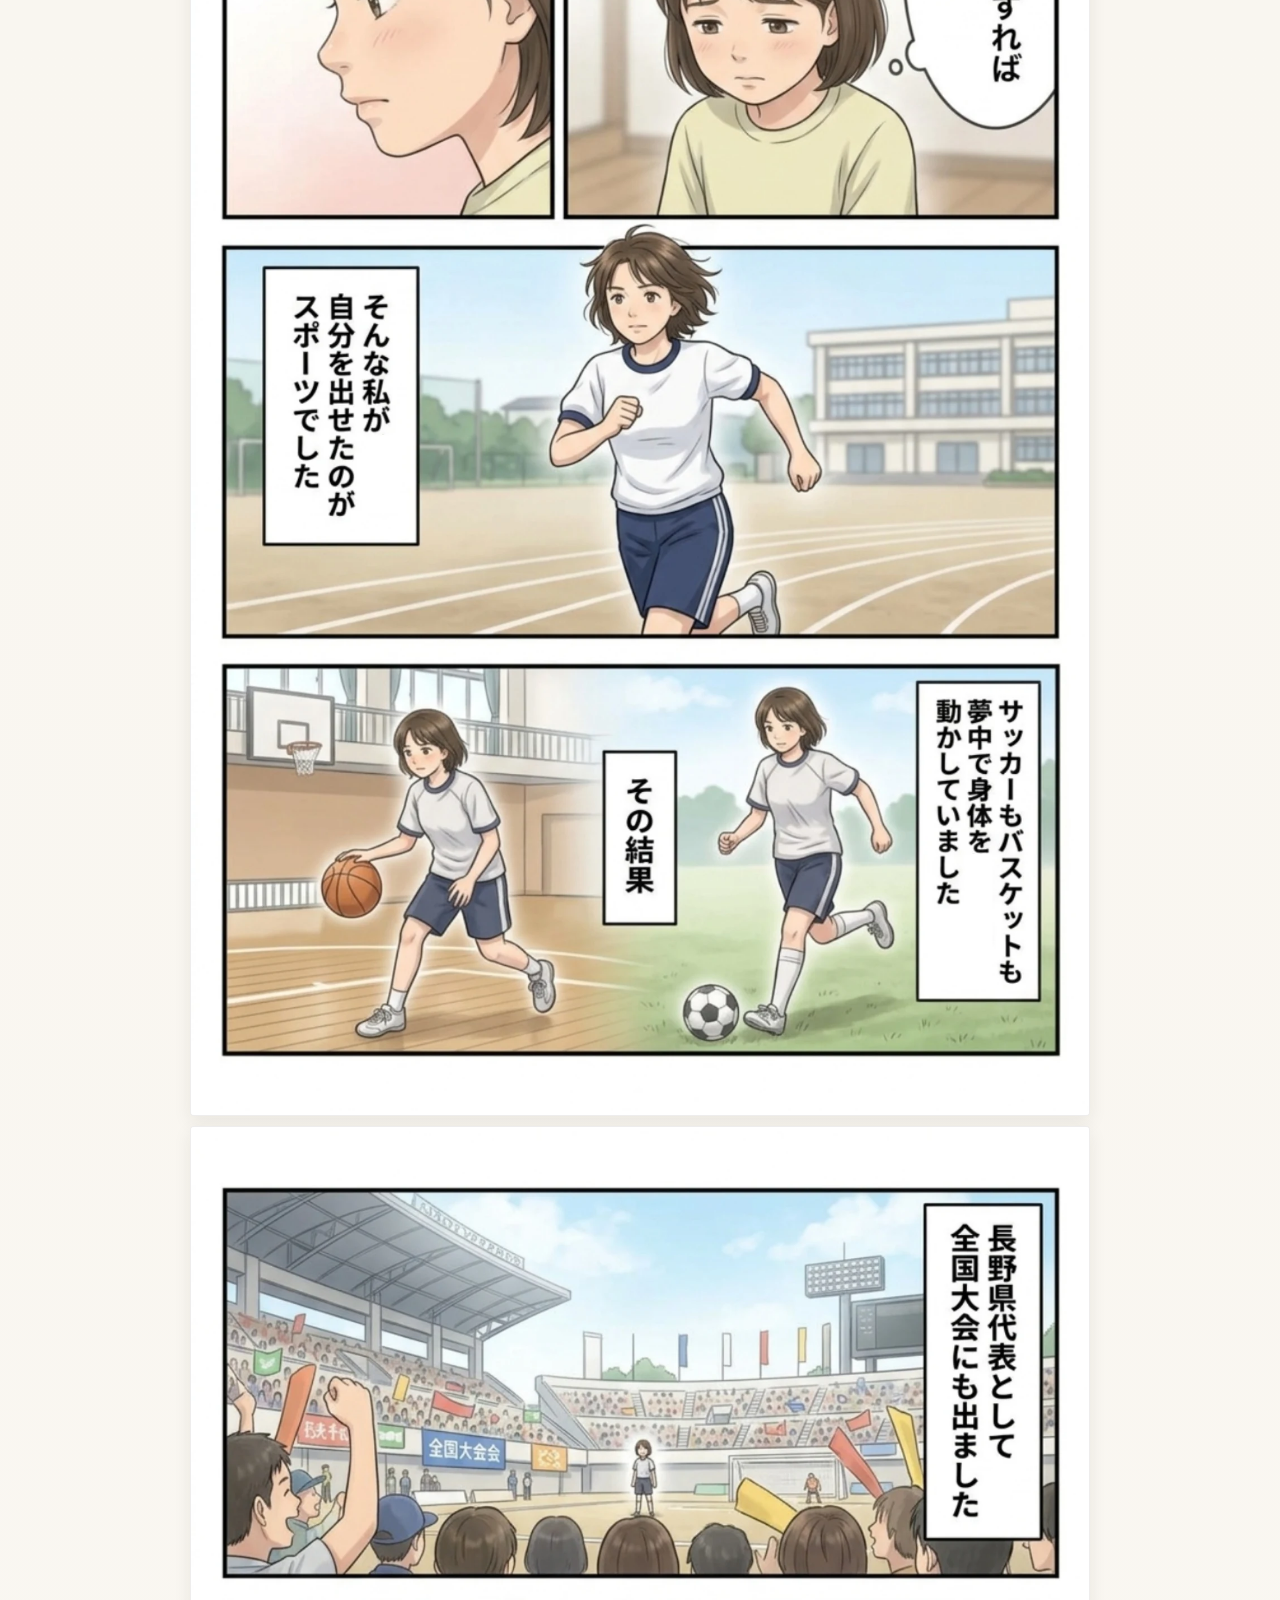
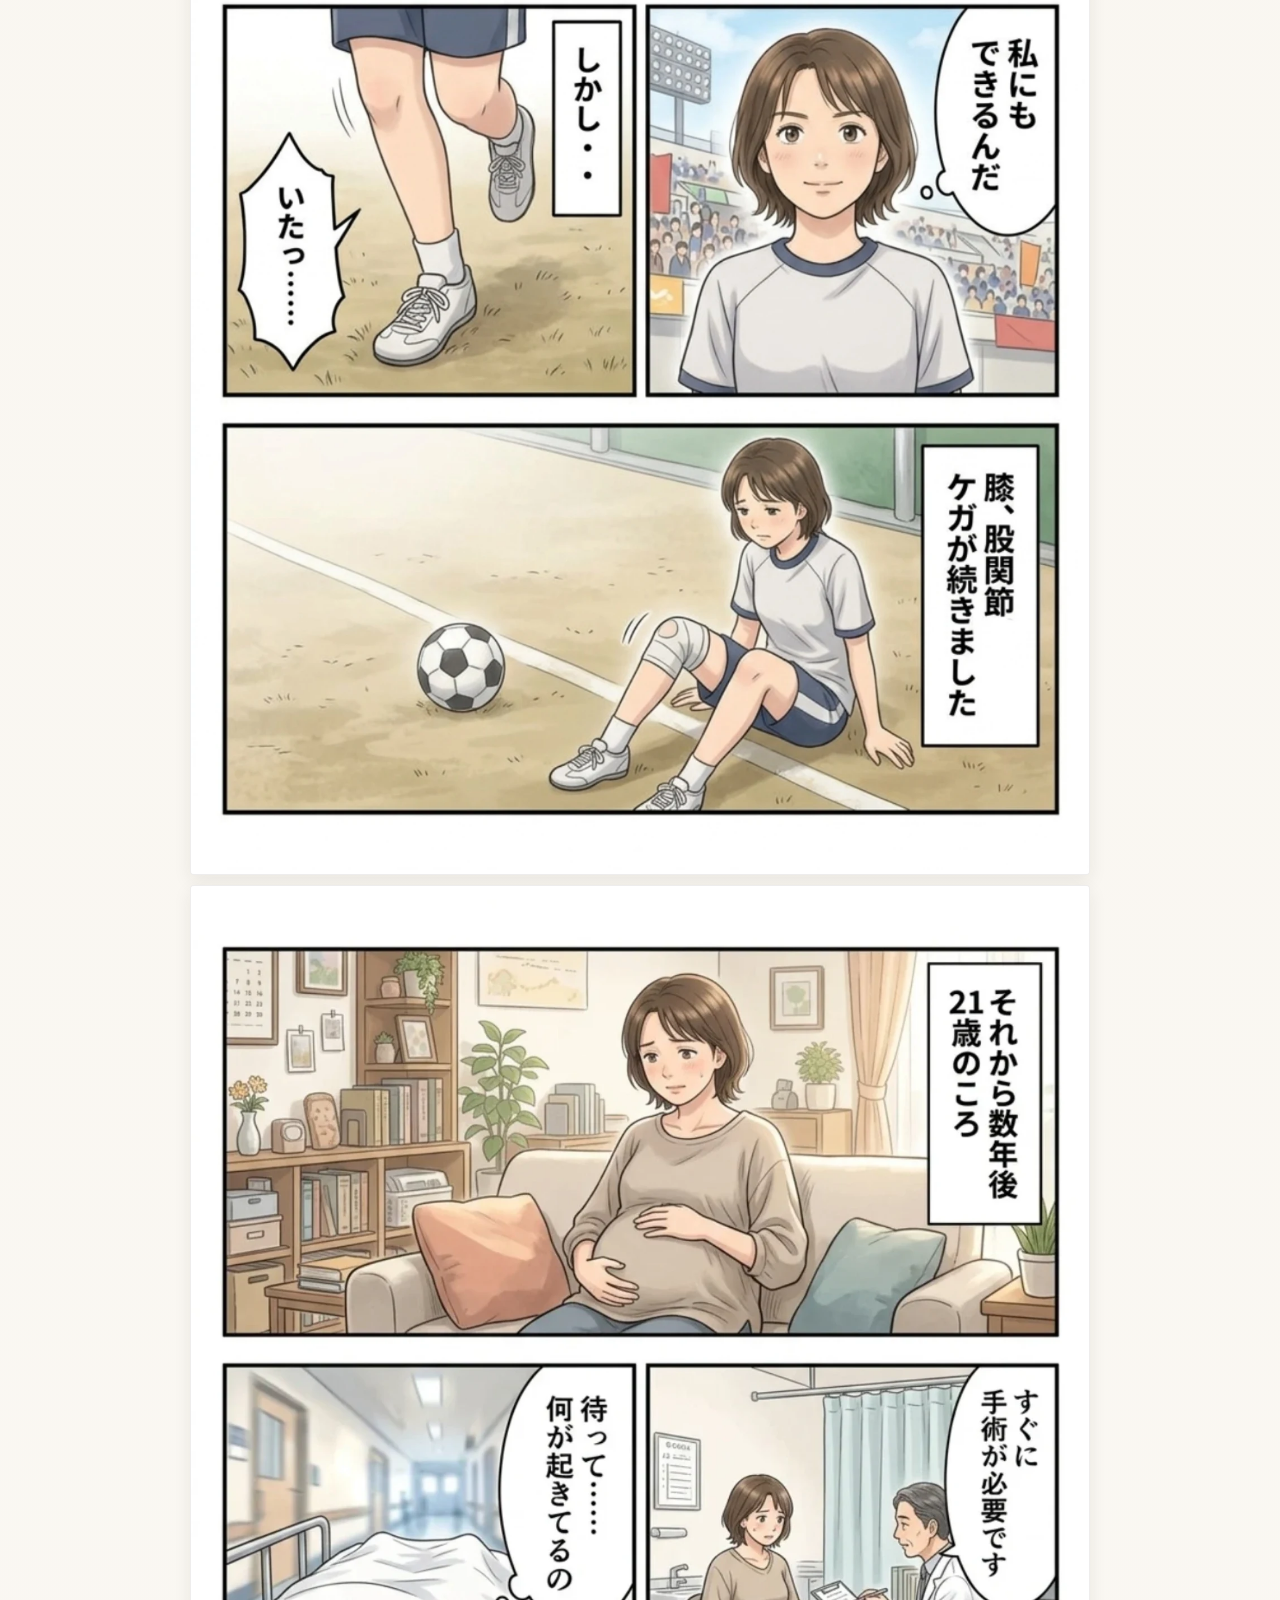
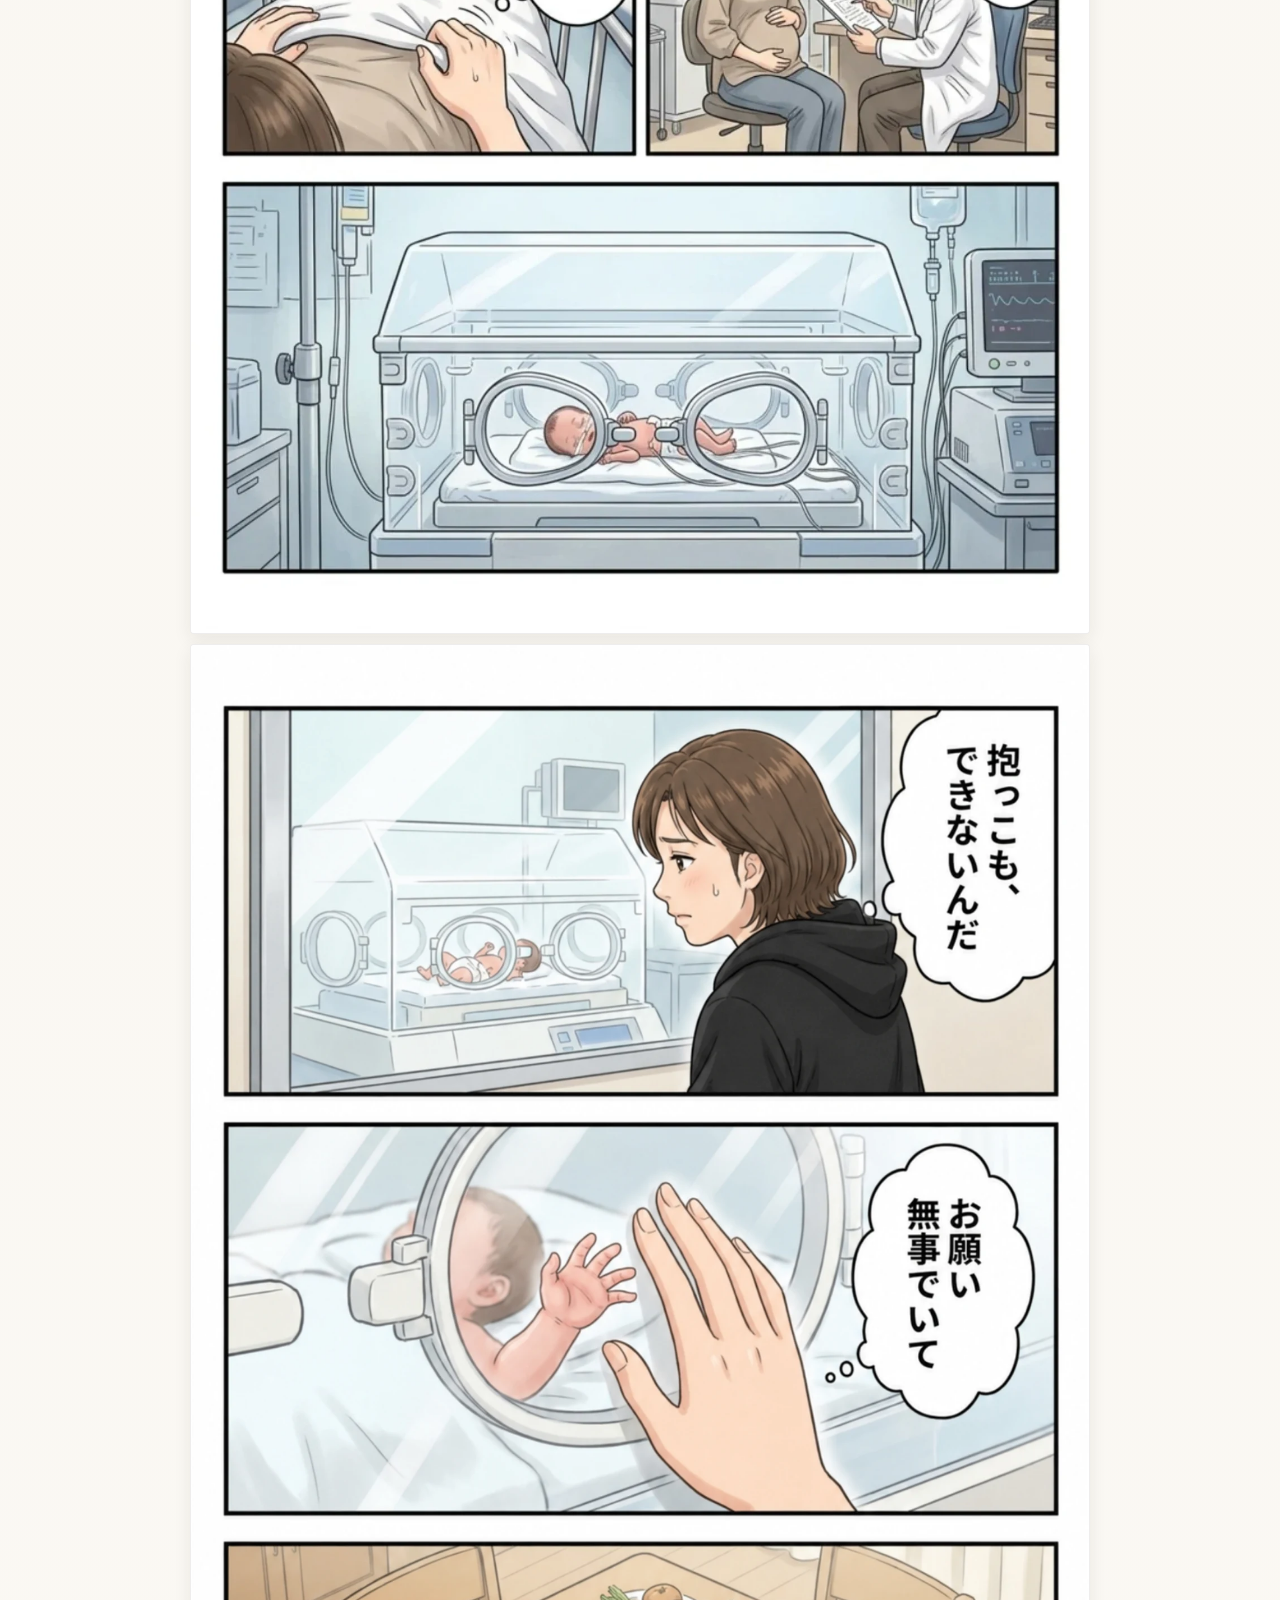
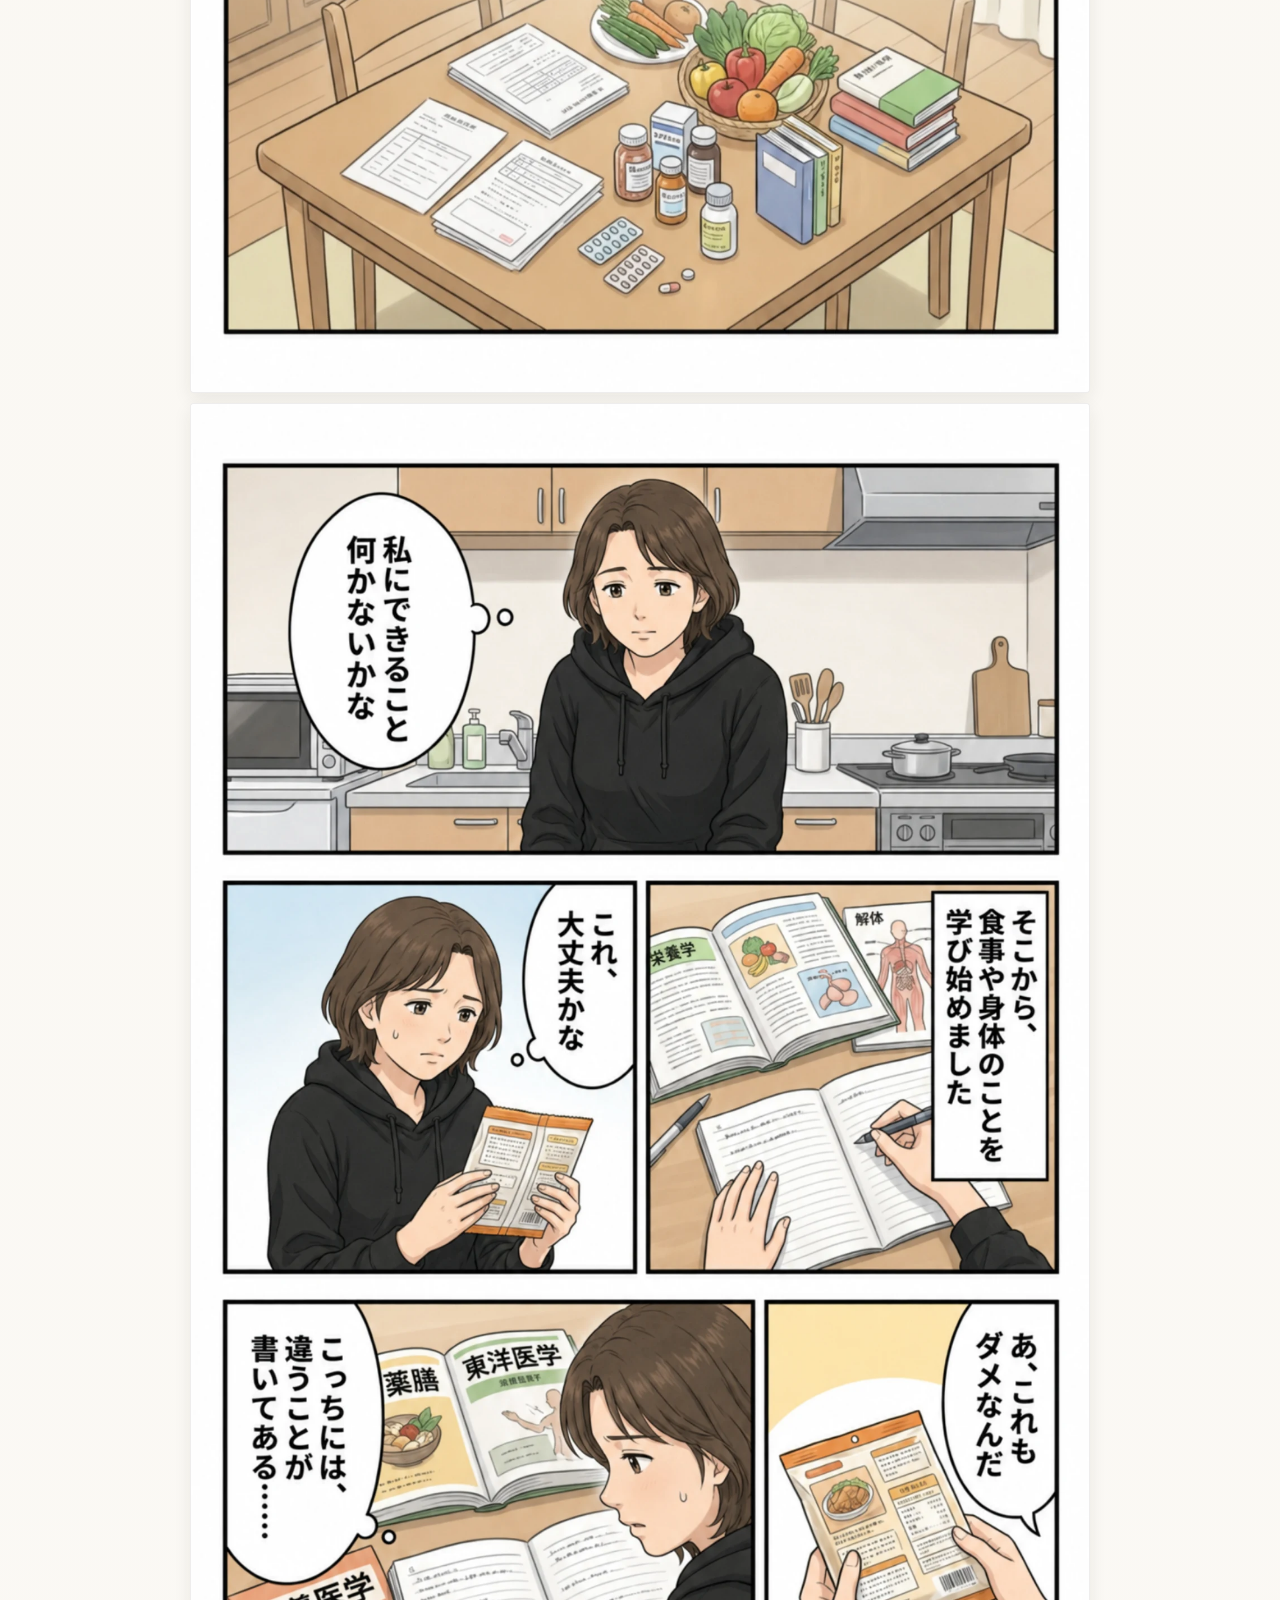
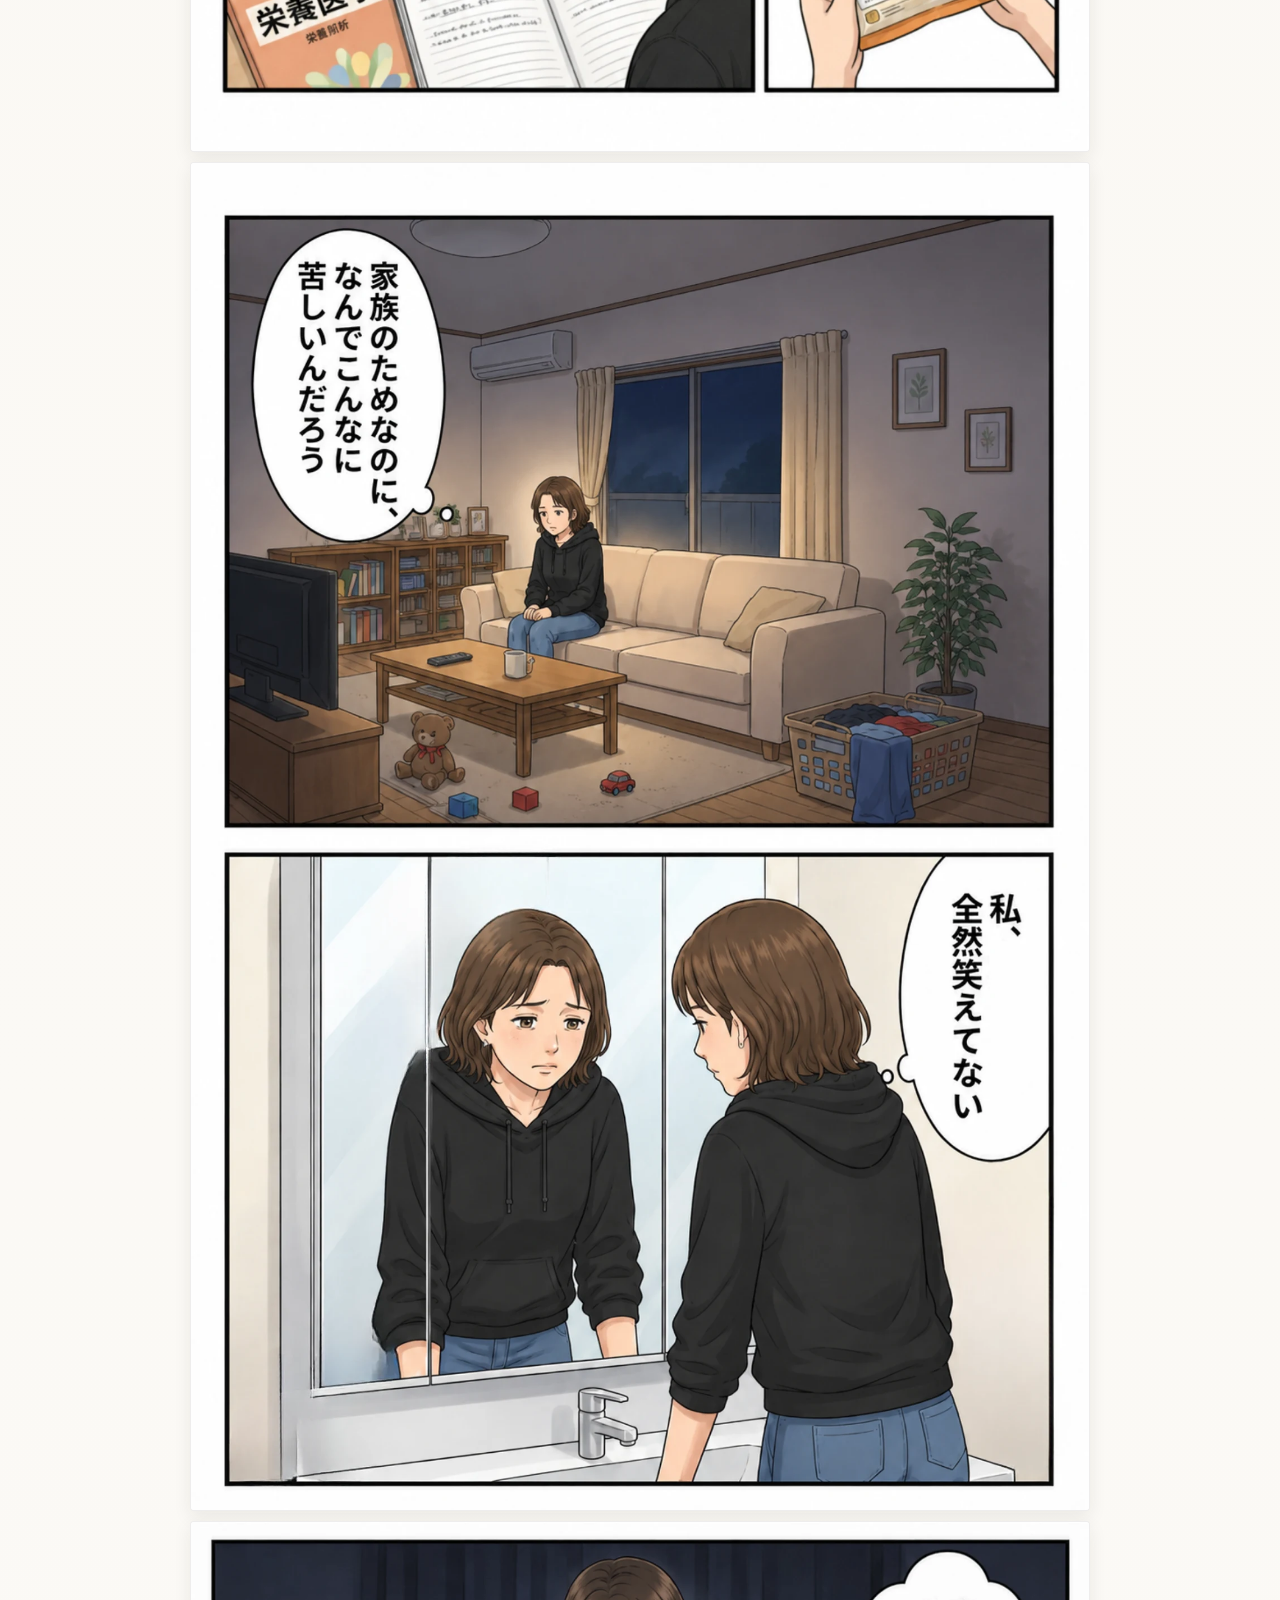
<file: again/index.html>
<!doctype html>
<html lang="ja">
<head>
  <meta charset="utf-8">
  <meta name="viewport" content="width=device-width, initial-scale=1">
  <title>女性の美しさを取り戻す | もう一度、自分を好きに戻るための120分</title>
  <meta name="description" content="食事・姿勢・呼吸・バストケアを通して、今の自分を整えていく120分セミナーの確認用LPです。">
  <meta name="robots" content="noindex, nofollow">
  <meta name="format-detection" content="telephone=no">
  <meta http-equiv="Cache-Control" content="no-cache, no-store, must-revalidate">
  <meta http-equiv="Pragma" content="no-cache">
  <meta http-equiv="Expires" content="0">
  <link rel="stylesheet" href="style.css">
</head>
<body>
  <main class="page">
    <section class="hero" aria-labelledby="page-title">
      <h1 id="page-title" class="sr-only">女性の美しさを取り戻す</h1>
      <img class="hero-image" src="assets/hero.webp" width="1672" height="941" alt="もう若くないから、と自分を諦めていませんか。女性の美しさを取り戻す、もう一度私を好きになる120分" fetchpriority="high" decoding="async">
    </section>

    <section class="cta-band" aria-label="特別価格と開催日程の案内">
      <p class="cta-kicker">4日程から選べるオンラインセミナー</p>
      <p class="cta-schedule-summary">開催日：7/15(水)・7/17(金)・7/20(月・祝)・7/23(木)</p>
      <p class="cta-helper">※フォーム内で参加日を選べます。</p>
      <div class="cta-mini-offer" aria-label="特別関係者割引価格">
        <p class="cta-deadline">6月26日(金)23:59まで</p>
        <p class="cta-price-line">
          <span class="cta-regular-price">通常価格 4,000円</span>
          <span class="price-arrow" aria-hidden="true">→</span>
          <span class="cta-special-price">1,000円</span>
        </p>
        <p class="cta-price-note">特別関係者割引</p>
      </div>
      <a class="cta-button" href="https://vermillion-halva-753769.netlify.app/" target="_blank" rel="noopener" data-track="cta-click" data-cta-position="top">日程を選んで申し込む</a>
      <p class="cta-form-note">フォーム内で参加日を選択してください。</p>
    </section>

    <section id="manga" class="manga-reader" aria-label="漫画本編">
      <img src="assets/manga/01.webp" width="1600" height="2400" alt="漫画本編 1ページ目" loading="lazy" decoding="async">
      <img src="assets/manga/02.webp" width="1600" height="2400" alt="漫画本編 2ページ目" loading="lazy" decoding="async">
      <img src="assets/manga/03.webp" width="1600" height="2400" alt="漫画本編 3ページ目" loading="lazy" decoding="async">
      <img src="assets/manga/04.webp" width="1600" height="2400" alt="漫画本編 4ページ目" loading="lazy" decoding="async">
      <img src="assets/manga/05.webp" width="1600" height="2400" alt="漫画本編 5ページ目" loading="lazy" decoding="async">
      <img src="assets/manga/06.webp" width="1600" height="2400" alt="漫画本編 6ページ目" loading="lazy" decoding="async">
      <img src="assets/manga/07.webp" width="1600" height="2400" alt="漫画本編 7ページ目" loading="lazy" decoding="async">
      <img src="assets/manga/08.webp" width="1600" height="2400" alt="漫画本編 8ページ目" loading="lazy" decoding="async">
      <img src="assets/manga/09.webp" width="1600" height="2400" alt="漫画本編 9ページ目" loading="lazy" decoding="async">
      <img src="assets/manga/10.webp" width="1600" height="2400" alt="漫画本編 10ページ目" loading="lazy" decoding="async">
      <img src="assets/manga/11.webp" width="1600" height="2400" alt="漫画本編 11ページ目" loading="lazy" decoding="async">
      <img src="assets/manga/12.webp" width="1600" height="2400" alt="漫画本編 12ページ目" loading="lazy" decoding="async">
      <img src="assets/manga/13.webp" width="1600" height="2400" alt="漫画本編 13ページ目" loading="lazy" decoding="async">
      <img src="assets/manga/14.webp" width="1600" height="2400" alt="漫画本編 14ページ目" loading="lazy" decoding="async">
      <img src="assets/manga/15.webp" width="1600" height="2400" alt="漫画本編 15ページ目" loading="lazy" decoding="async">
      <img src="assets/manga/16.webp" width="1600" height="2400" alt="漫画本編 16ページ目" loading="lazy" decoding="async">
      <img src="assets/manga/17.webp" width="1600" height="2400" alt="漫画本編 17ページ目" loading="lazy" decoding="async">
      <img src="assets/manga/18.webp" width="1600" height="2400" alt="漫画本編 18ページ目" loading="lazy" decoding="async">
      <img src="assets/manga/19.webp" width="1600" height="2400" alt="漫画本編 19ページ目" loading="lazy" decoding="async">
      <img src="assets/manga/20.webp" width="1600" height="2400" alt="漫画本編 20ページ目" loading="lazy" decoding="async">
      <img src="assets/manga/21.webp" width="1600" height="2400" alt="漫画本編 21ページ目" loading="lazy" decoding="async">
    </section>

    <section class="message-card" aria-label="セミナー案内メッセージ">
      <p class="message-lead">「もう若くないから」と、諦めないでください。</p>
      <h2>女性の美しさを取り戻す<br>もう一度、私を好きになる120分</h2>
      <p>食事・姿勢・呼吸・バストケアを通して、今の自分を整えていく時間です。</p>
      <p>好きな服を着る。笑顔で写真に写る。自分の身体をもう一度、大事に見つめる。</p>
      <p>年齢と戦うのではなく、これからの自分を整えていく一歩として、<br>まずは120分のセミナーでお会いしましょう。</p>
    </section>

    <section id="final-cta" class="closing-card" aria-label="最終案内">
      <p class="closing-label">6月26日(金)23:59まで</p>
      <h2 class="closing-heading">特別価格のご案内</h2>
      <div class="closing-schedule" aria-label="開催日程">
        <p class="closing-schedule-title">開催日程</p>
        <ul>
          <li>7月15日(水)20時00分～22時00分</li>
          <li>7月17日(金)14時00分～16時00分</li>
          <li>7月20日(月・祝)20時00分～22時00分</li>
          <li>7月23日(木)10時00分～12時00分</li>
        </ul>
        <p class="closing-schedule-note">※フォーム内で参加日を選べます。</p>
      </div>
      <p class="closing-title">
        <span class="closing-regular-price">通常価格 4,000円</span>
        <span class="price-arrow" aria-hidden="true">→</span>
        <span>特別価格 1,000円</span>
      </p>
      <a class="cta-button" href="https://vermillion-halva-753769.netlify.app/?s=2" target="_blank" rel="noopener" data-track="cta-click" data-cta-position="bottom">日程を選んで申し込む</a>
      <p class="closing-text">フォーム内で参加日を選択してください。</p>
    </section>
  </main>
  <script>
    document.querySelectorAll('[data-track="cta-click"]').forEach((link) => {
      link.addEventListener('click', () => {
        const position = link.dataset.ctaPosition || 'unknown';
        if (window.gtag) {
          window.gtag('event', 'cta_click', {
            event_category: 'again_lp',
            event_label: position
          });
        }
        if (window.dataLayer) {
          window.dataLayer.push({
            event: 'cta_click',
            cta_position: position,
            page_path: window.location.pathname
          });
        }
      });
    });
  </script>
</body>
</html>
</file>
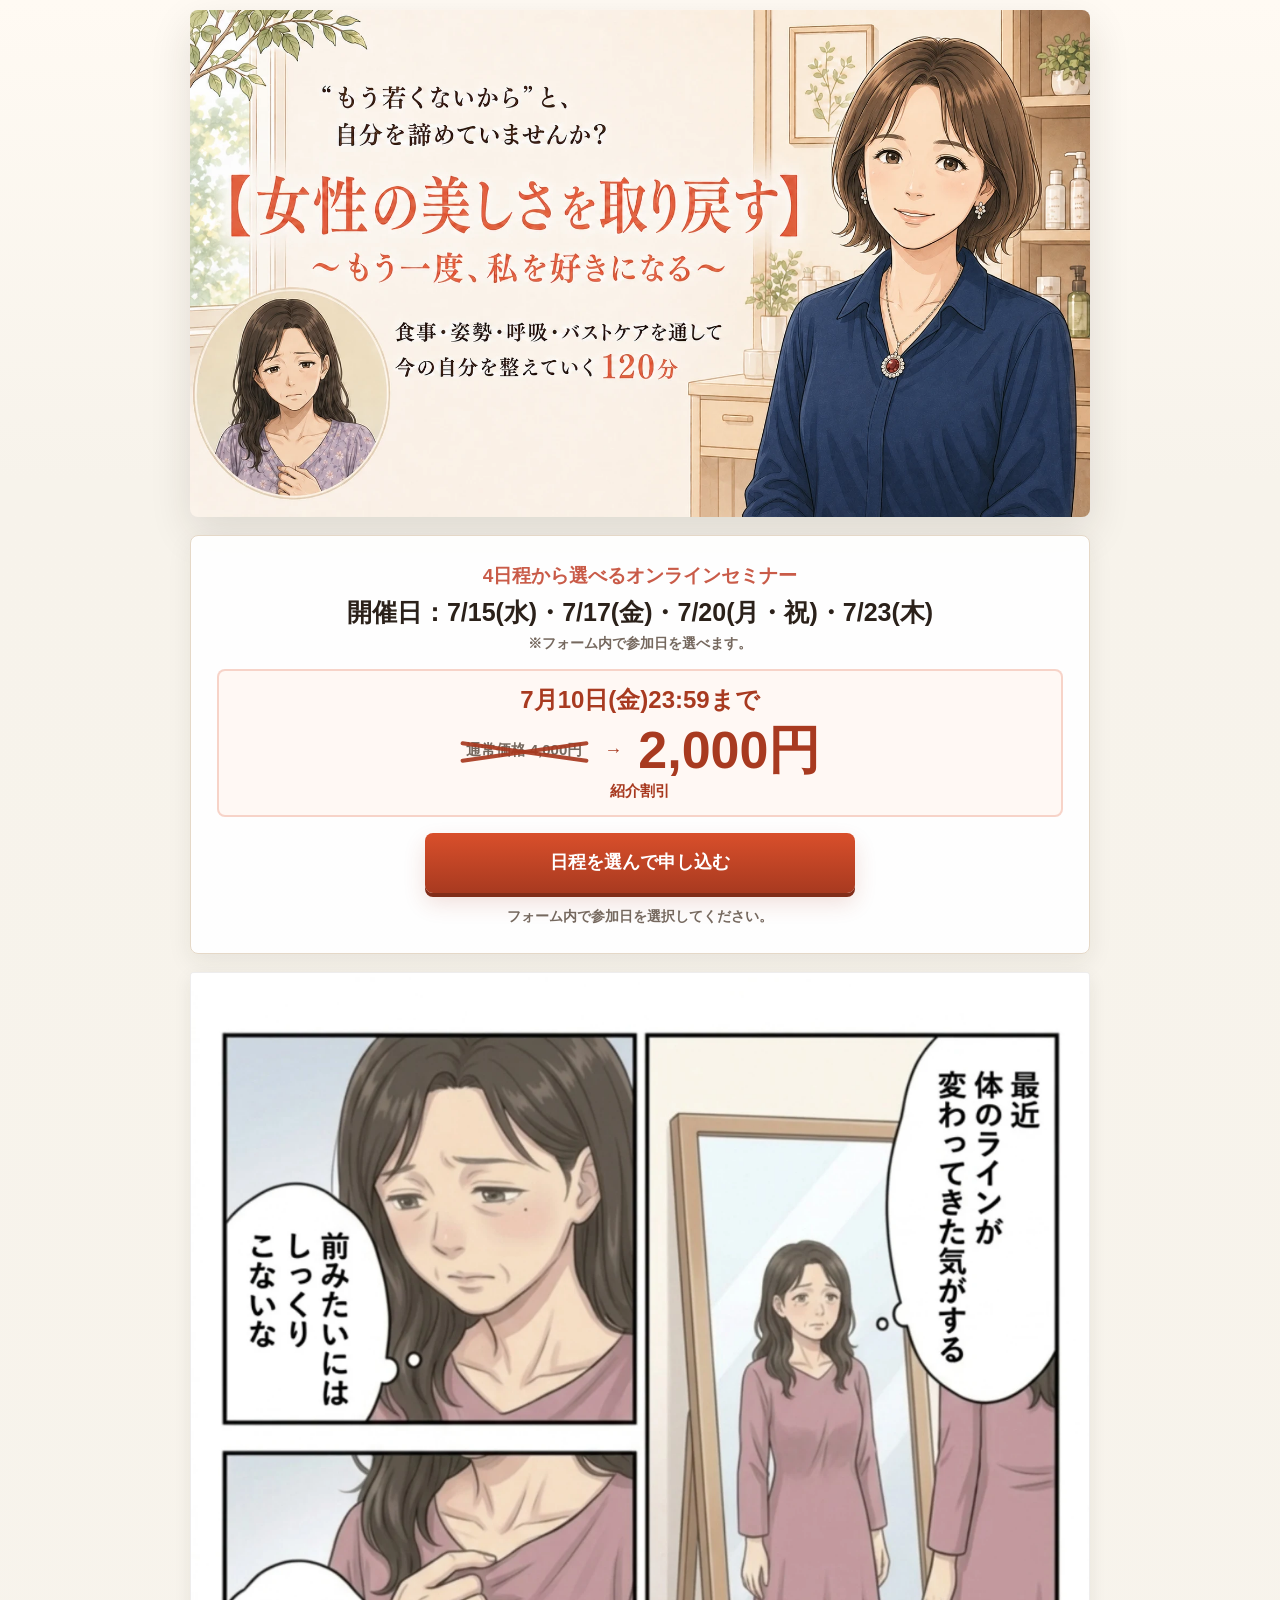
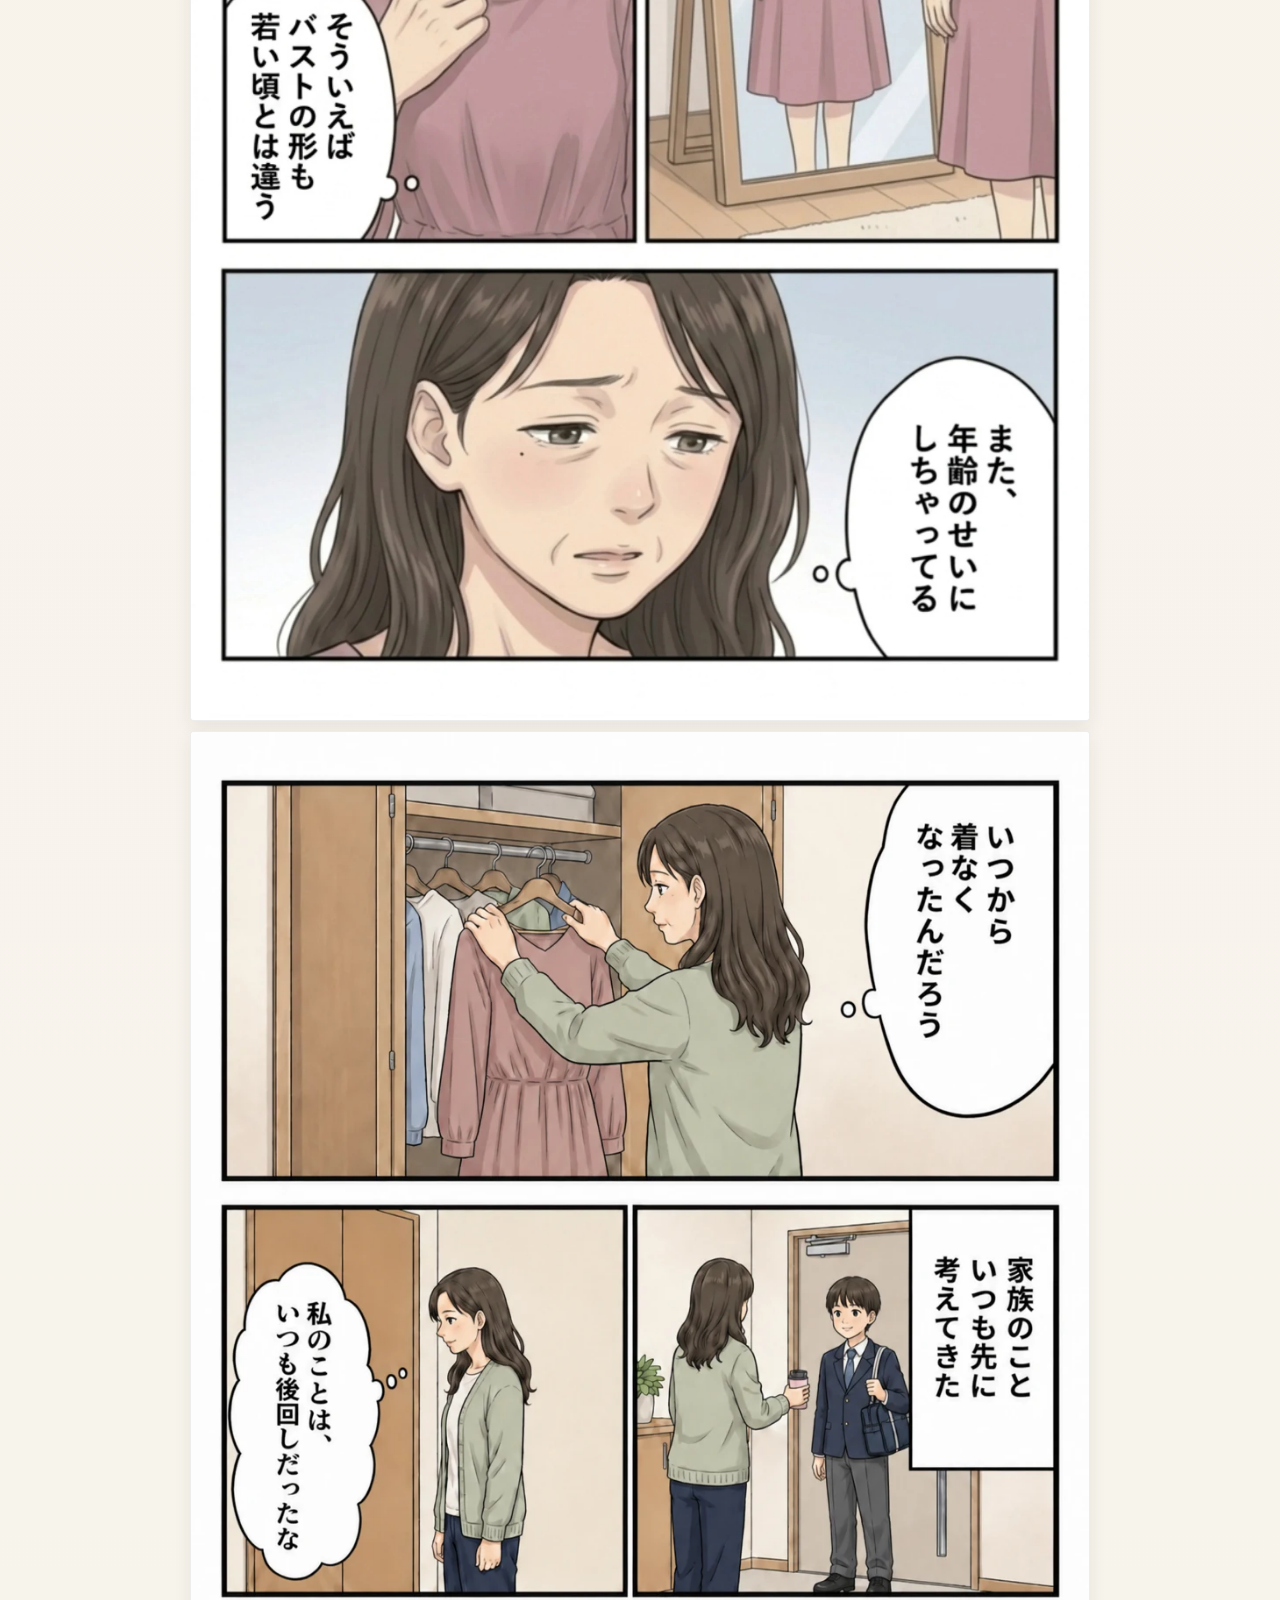
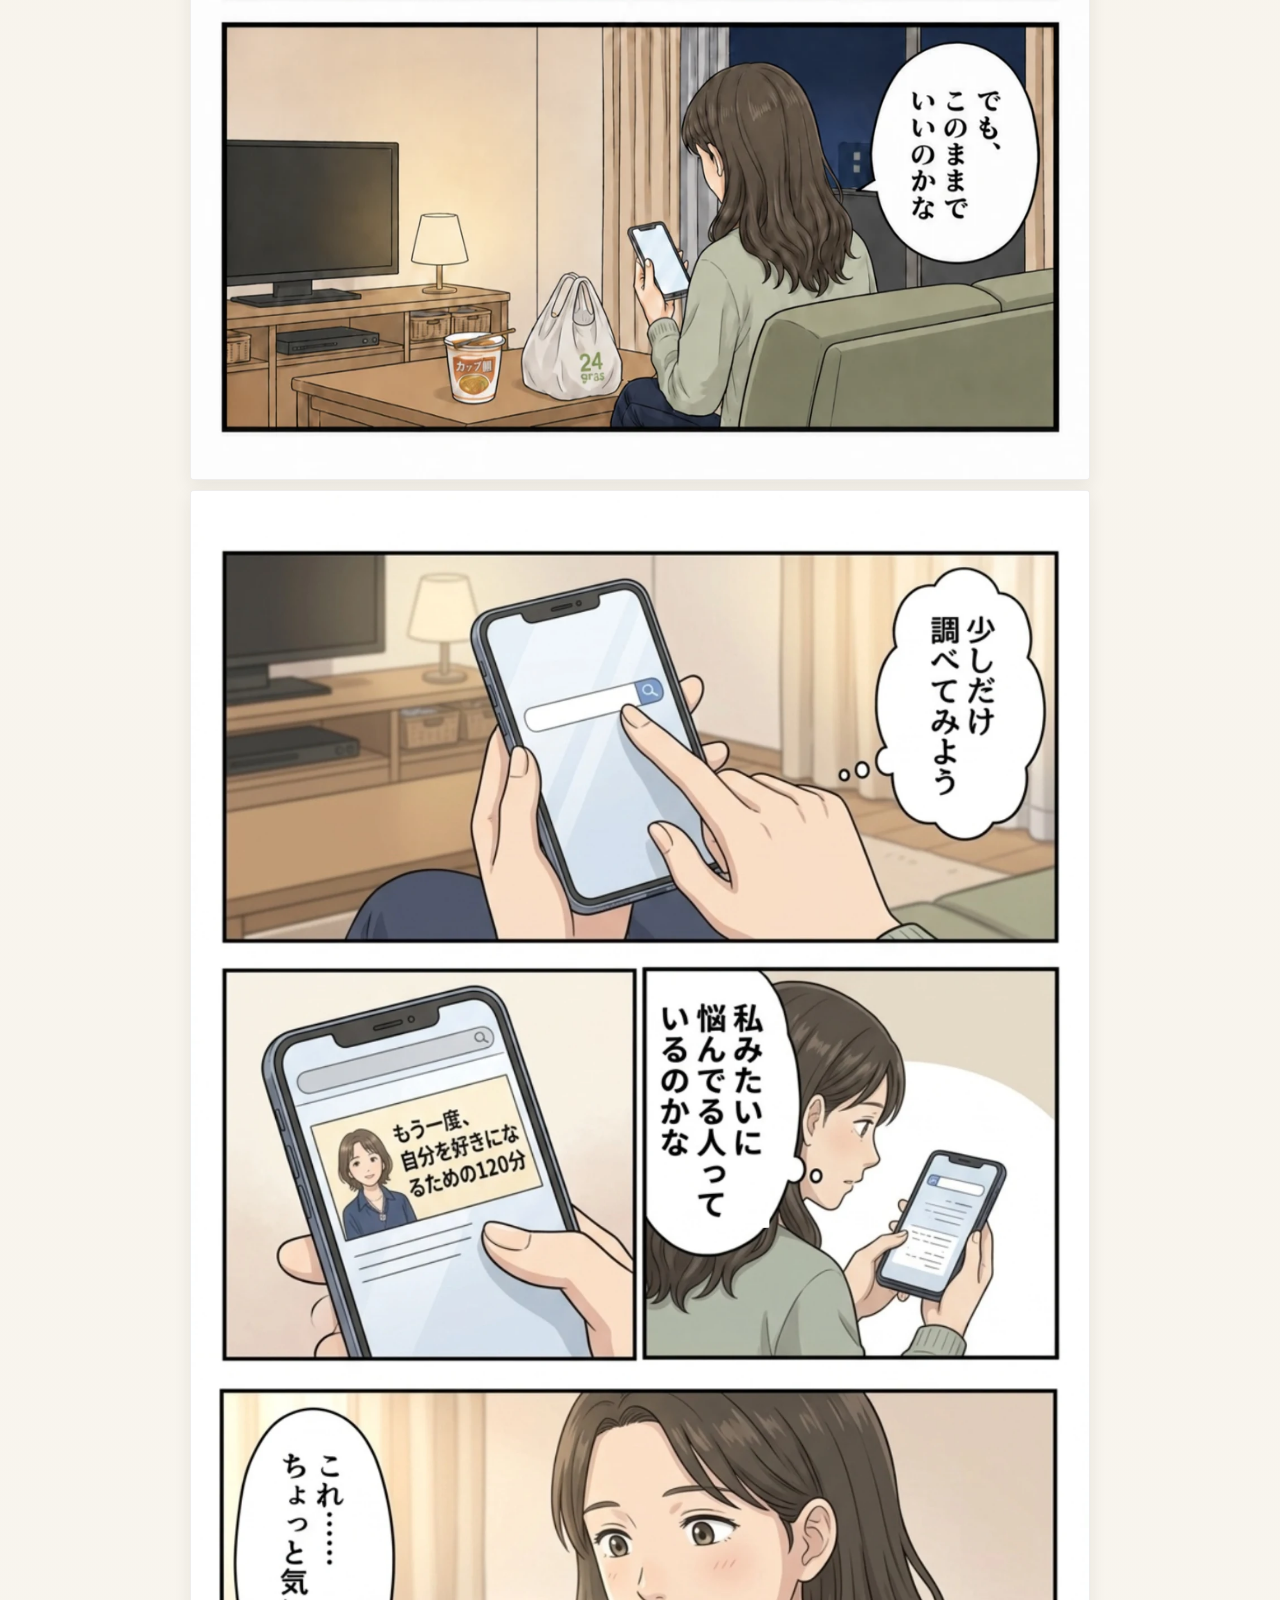
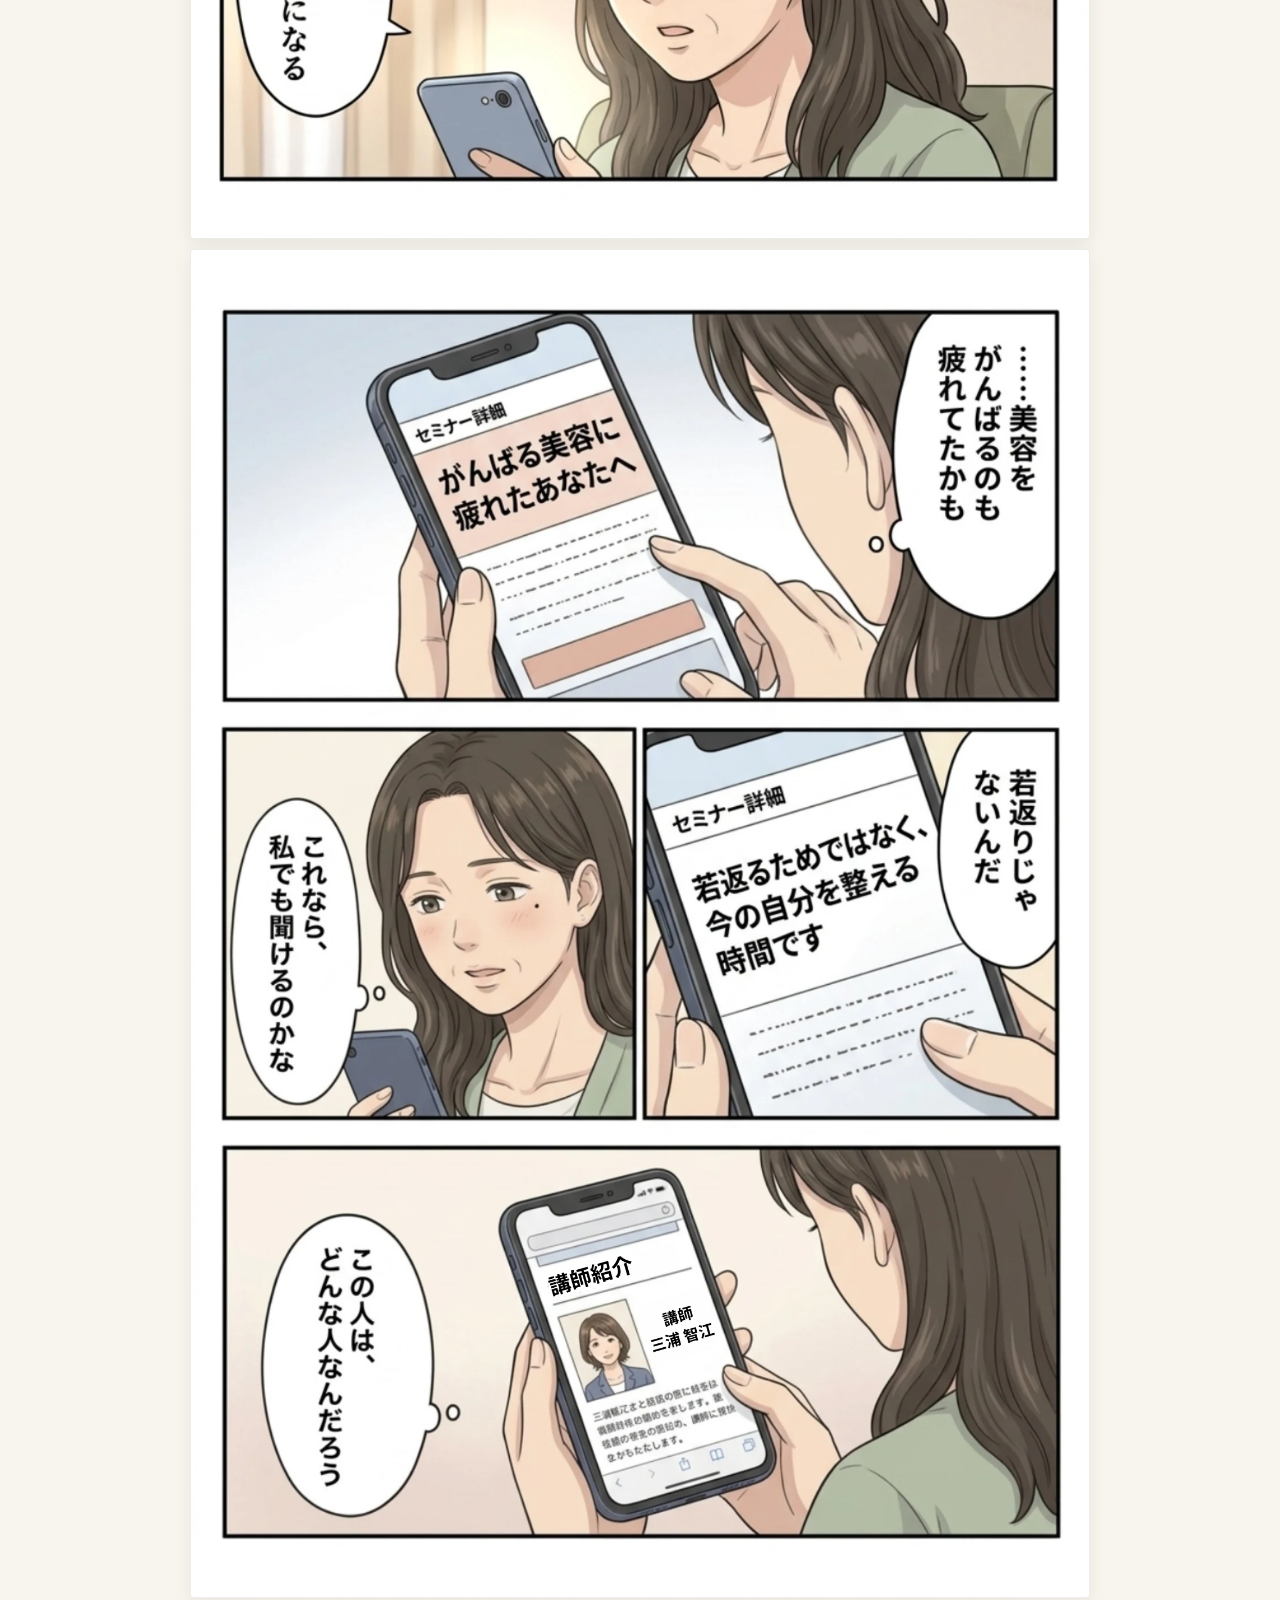
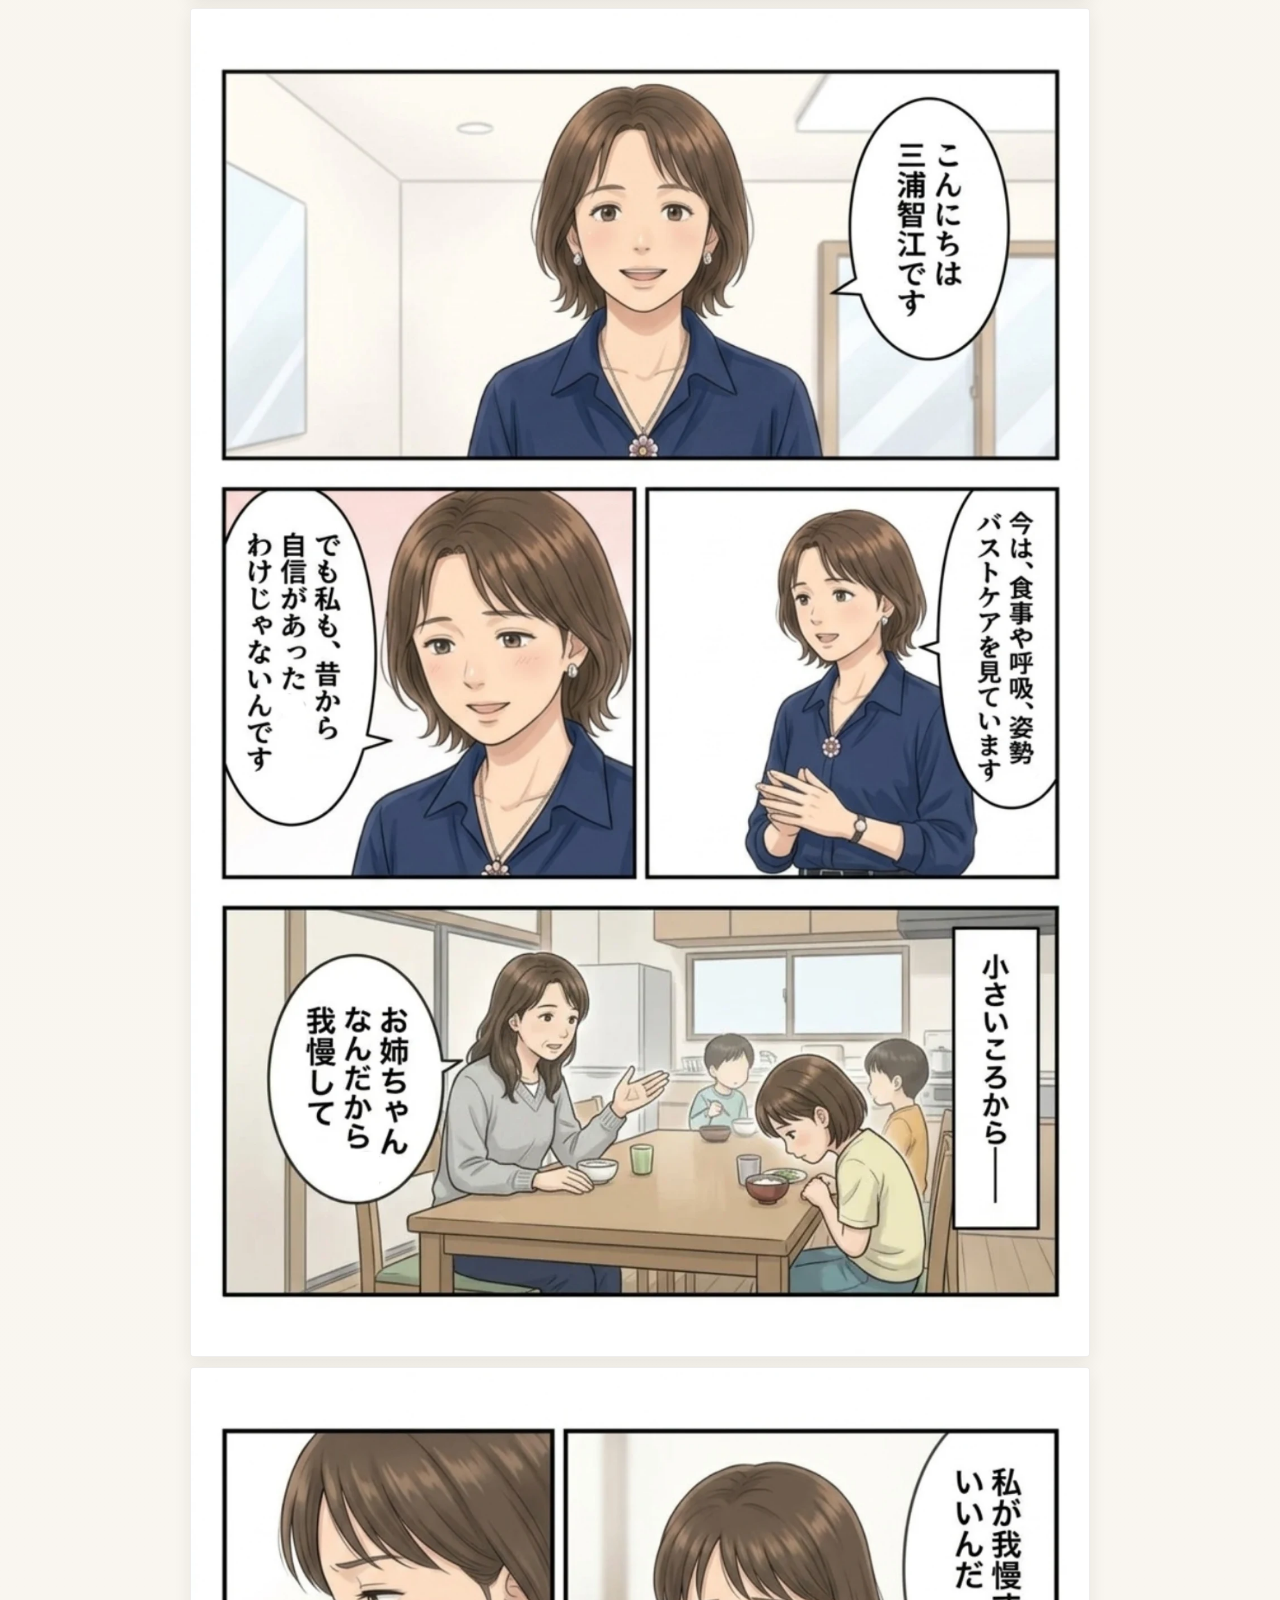
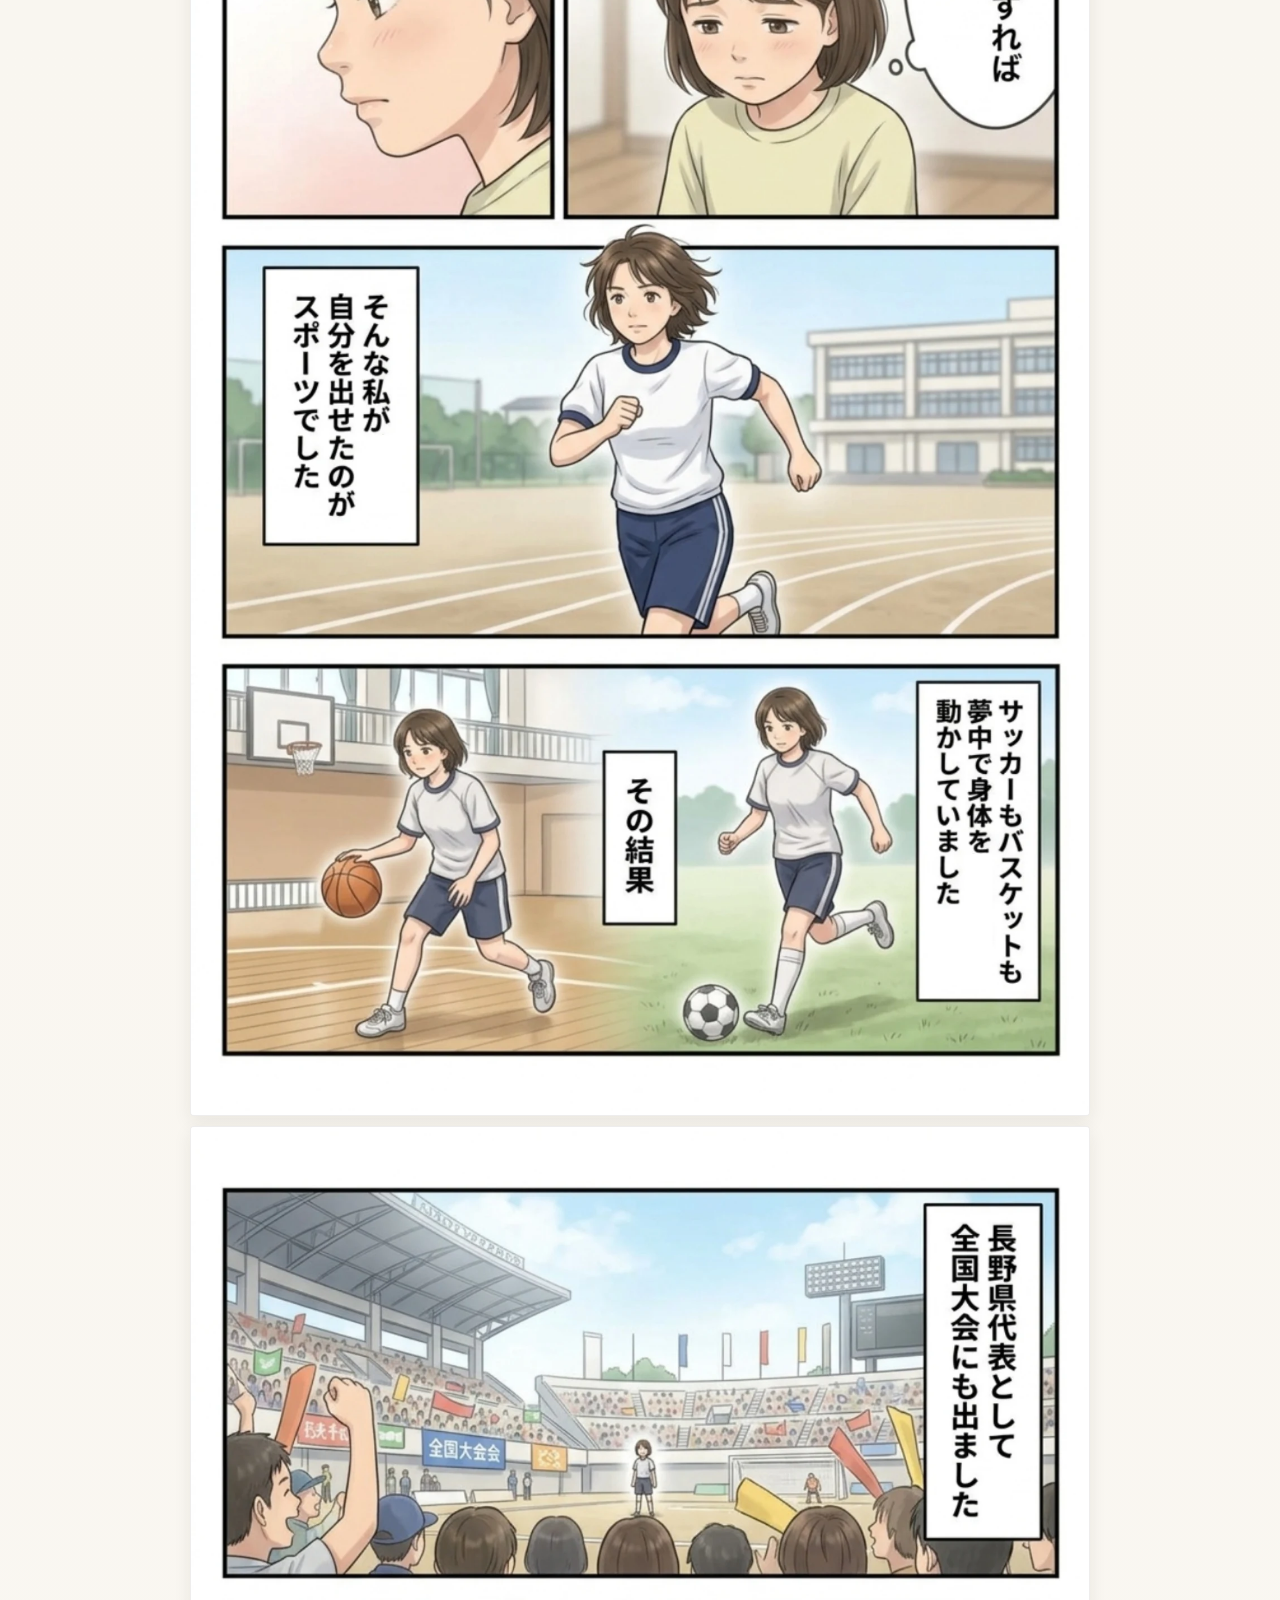
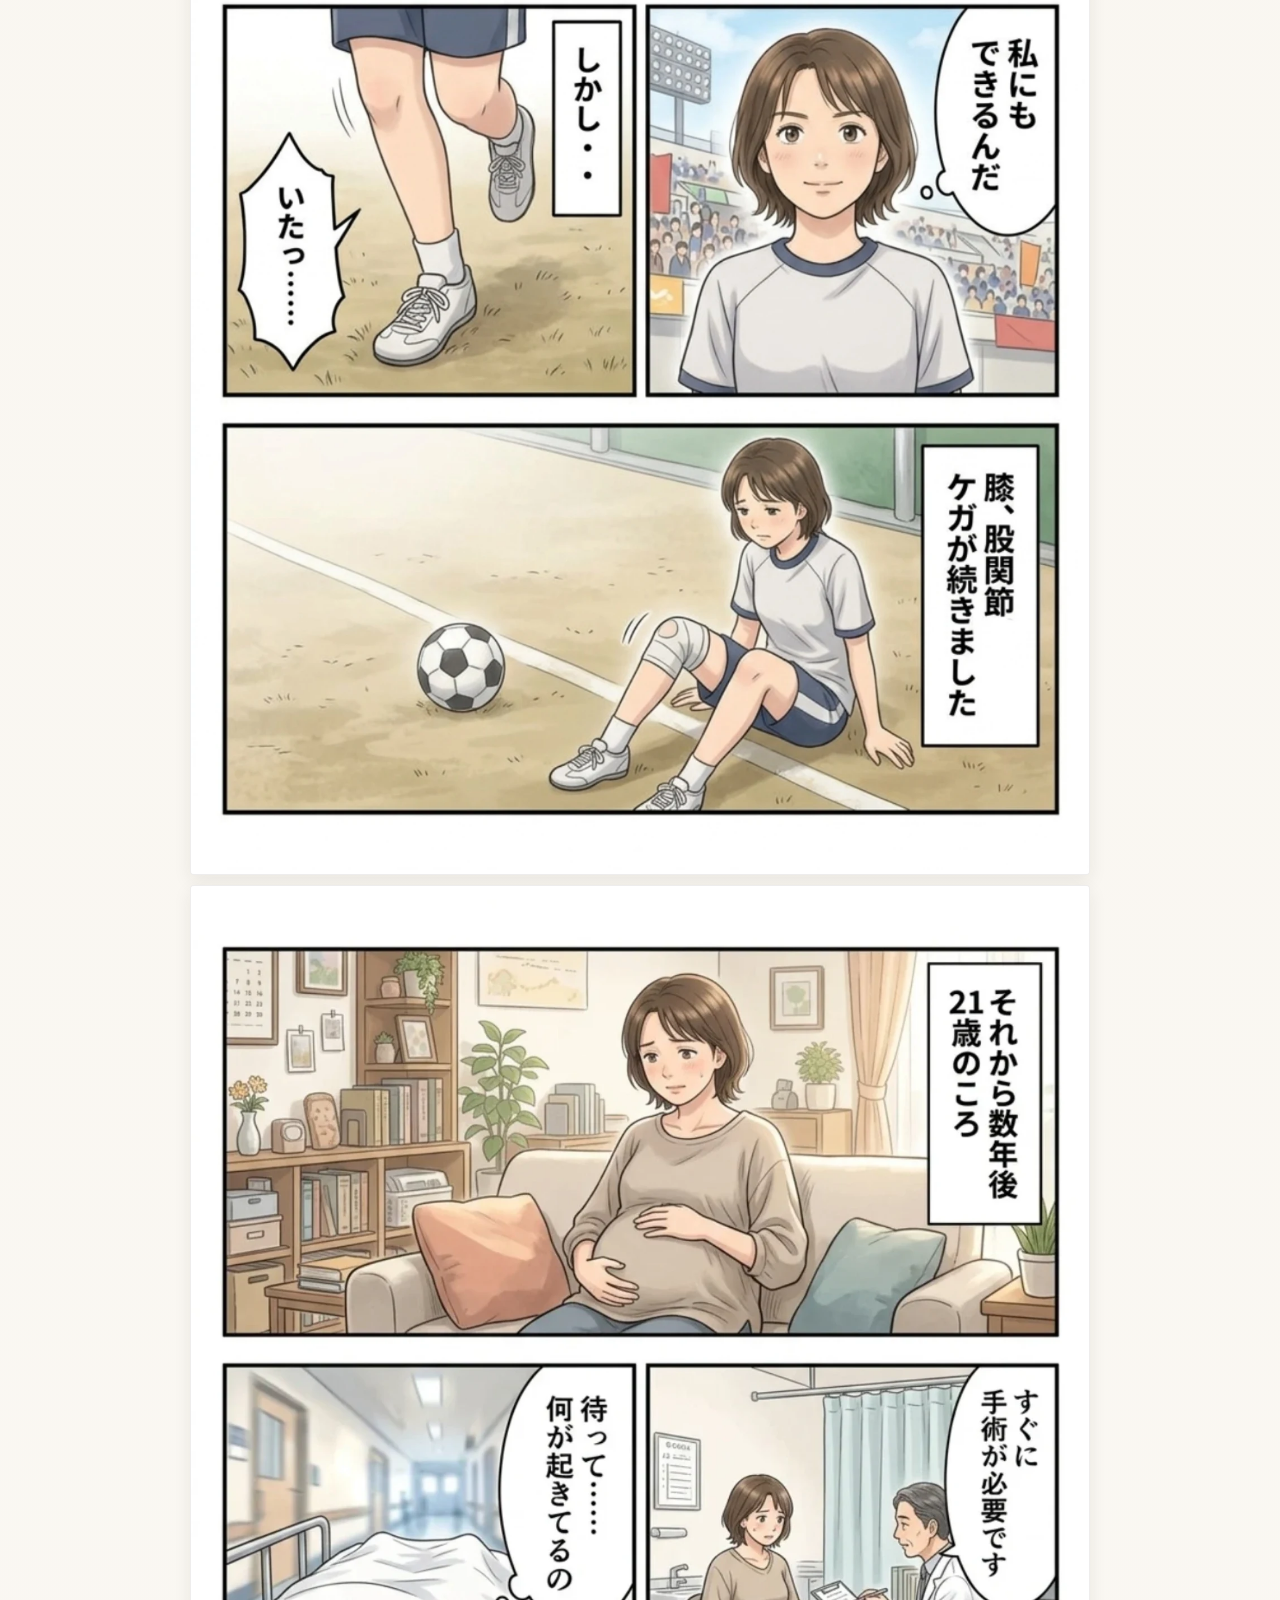
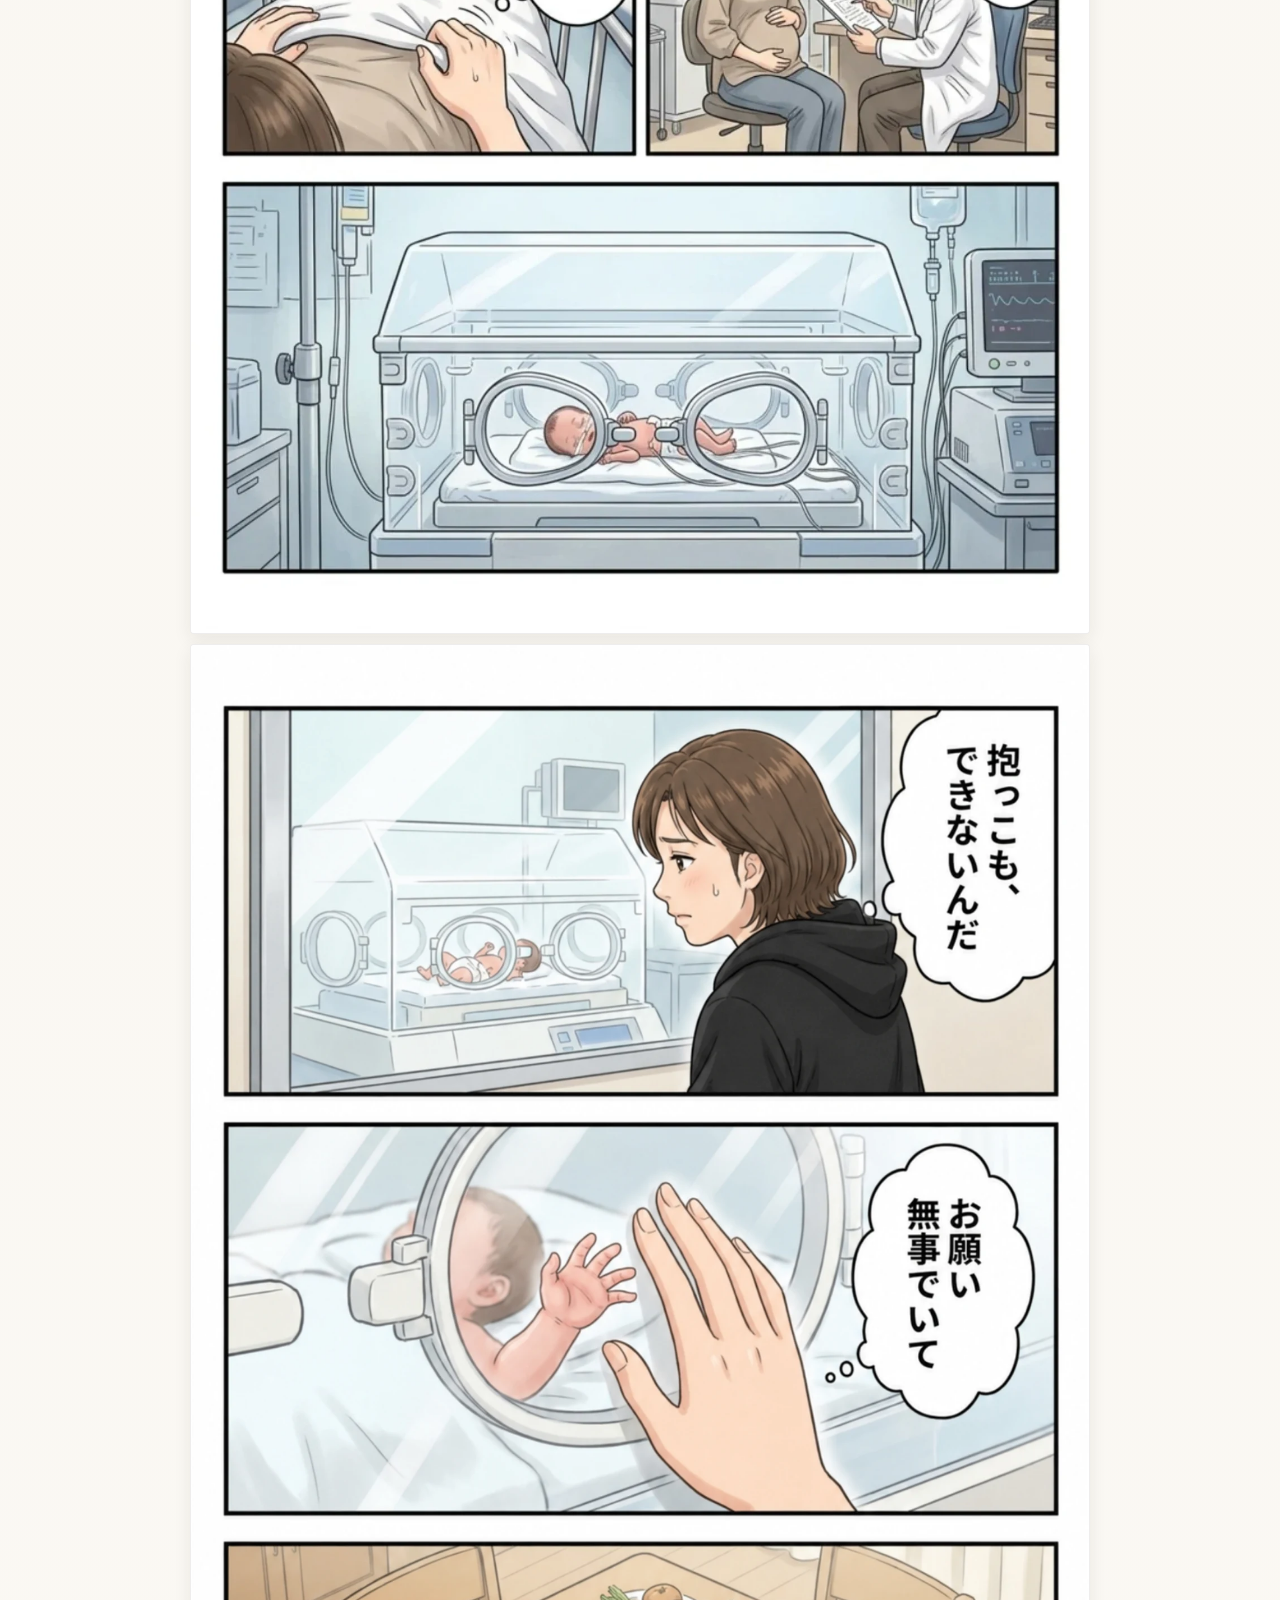
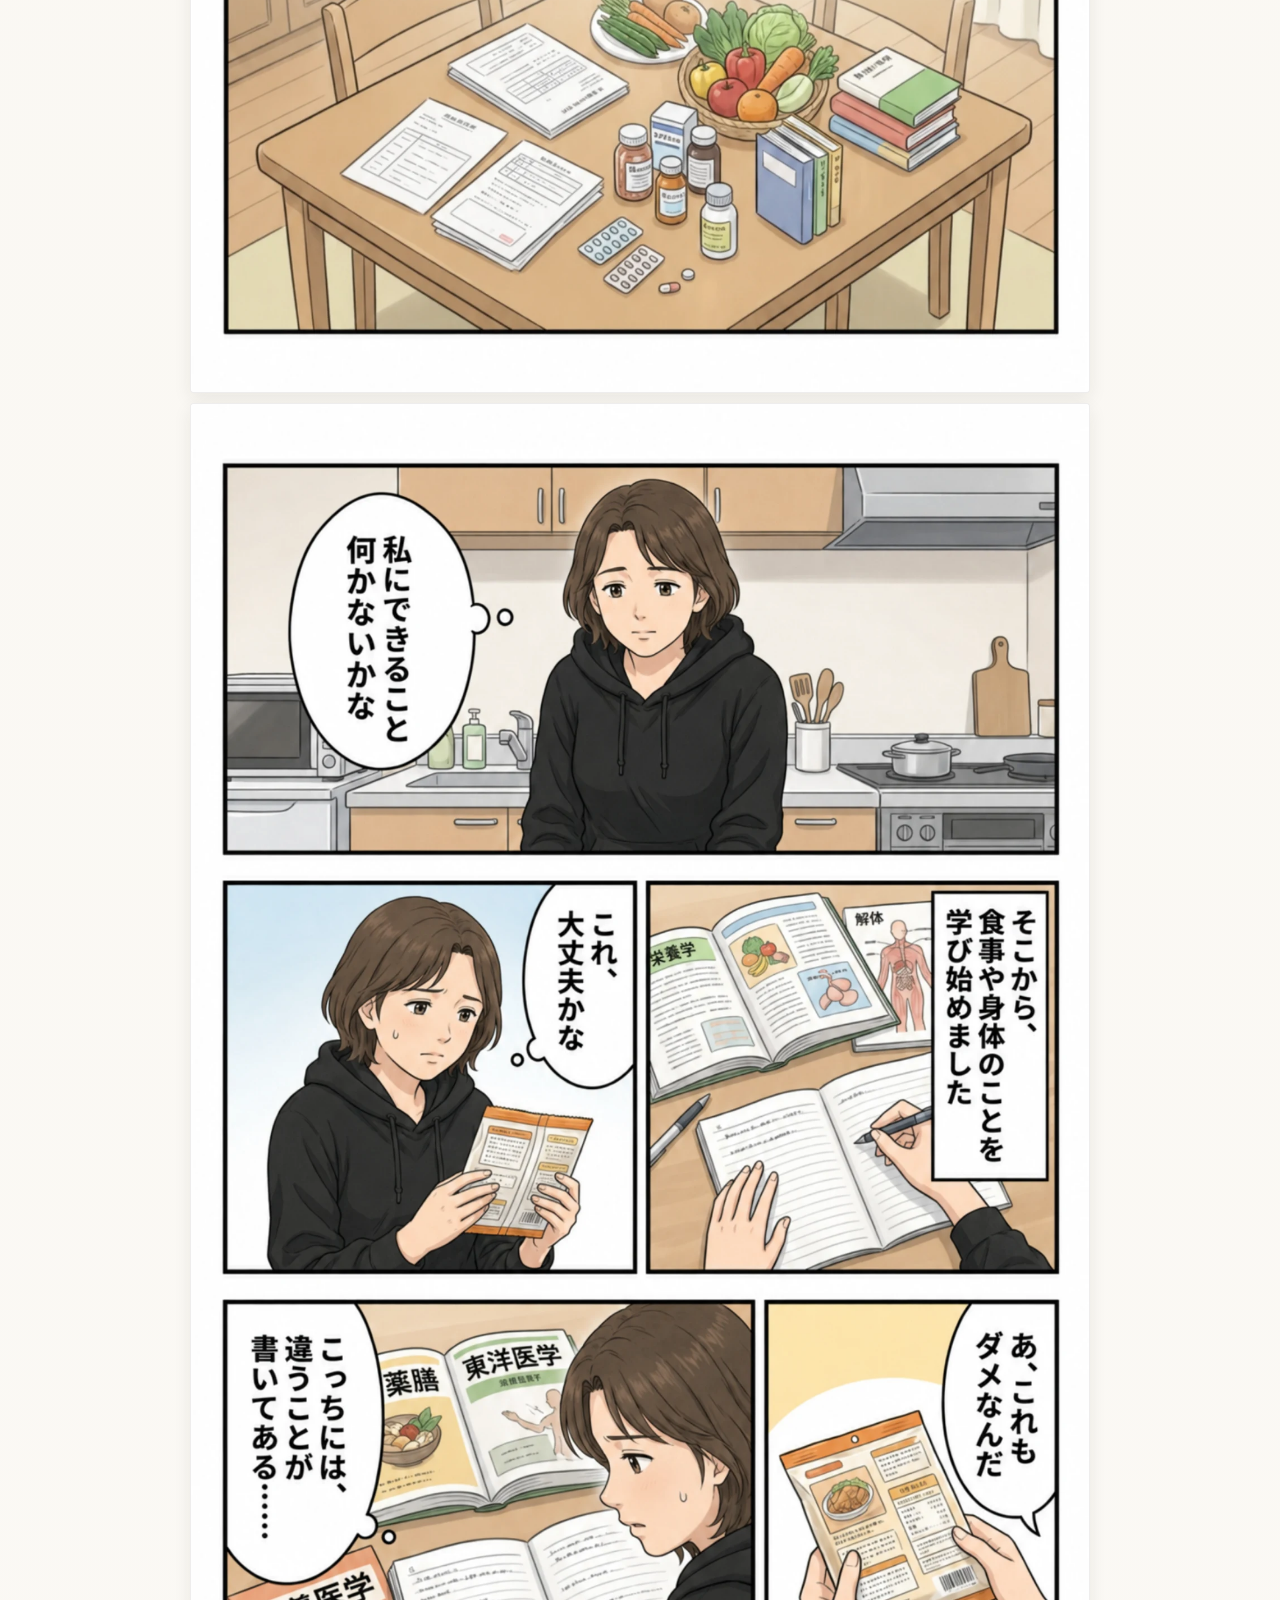
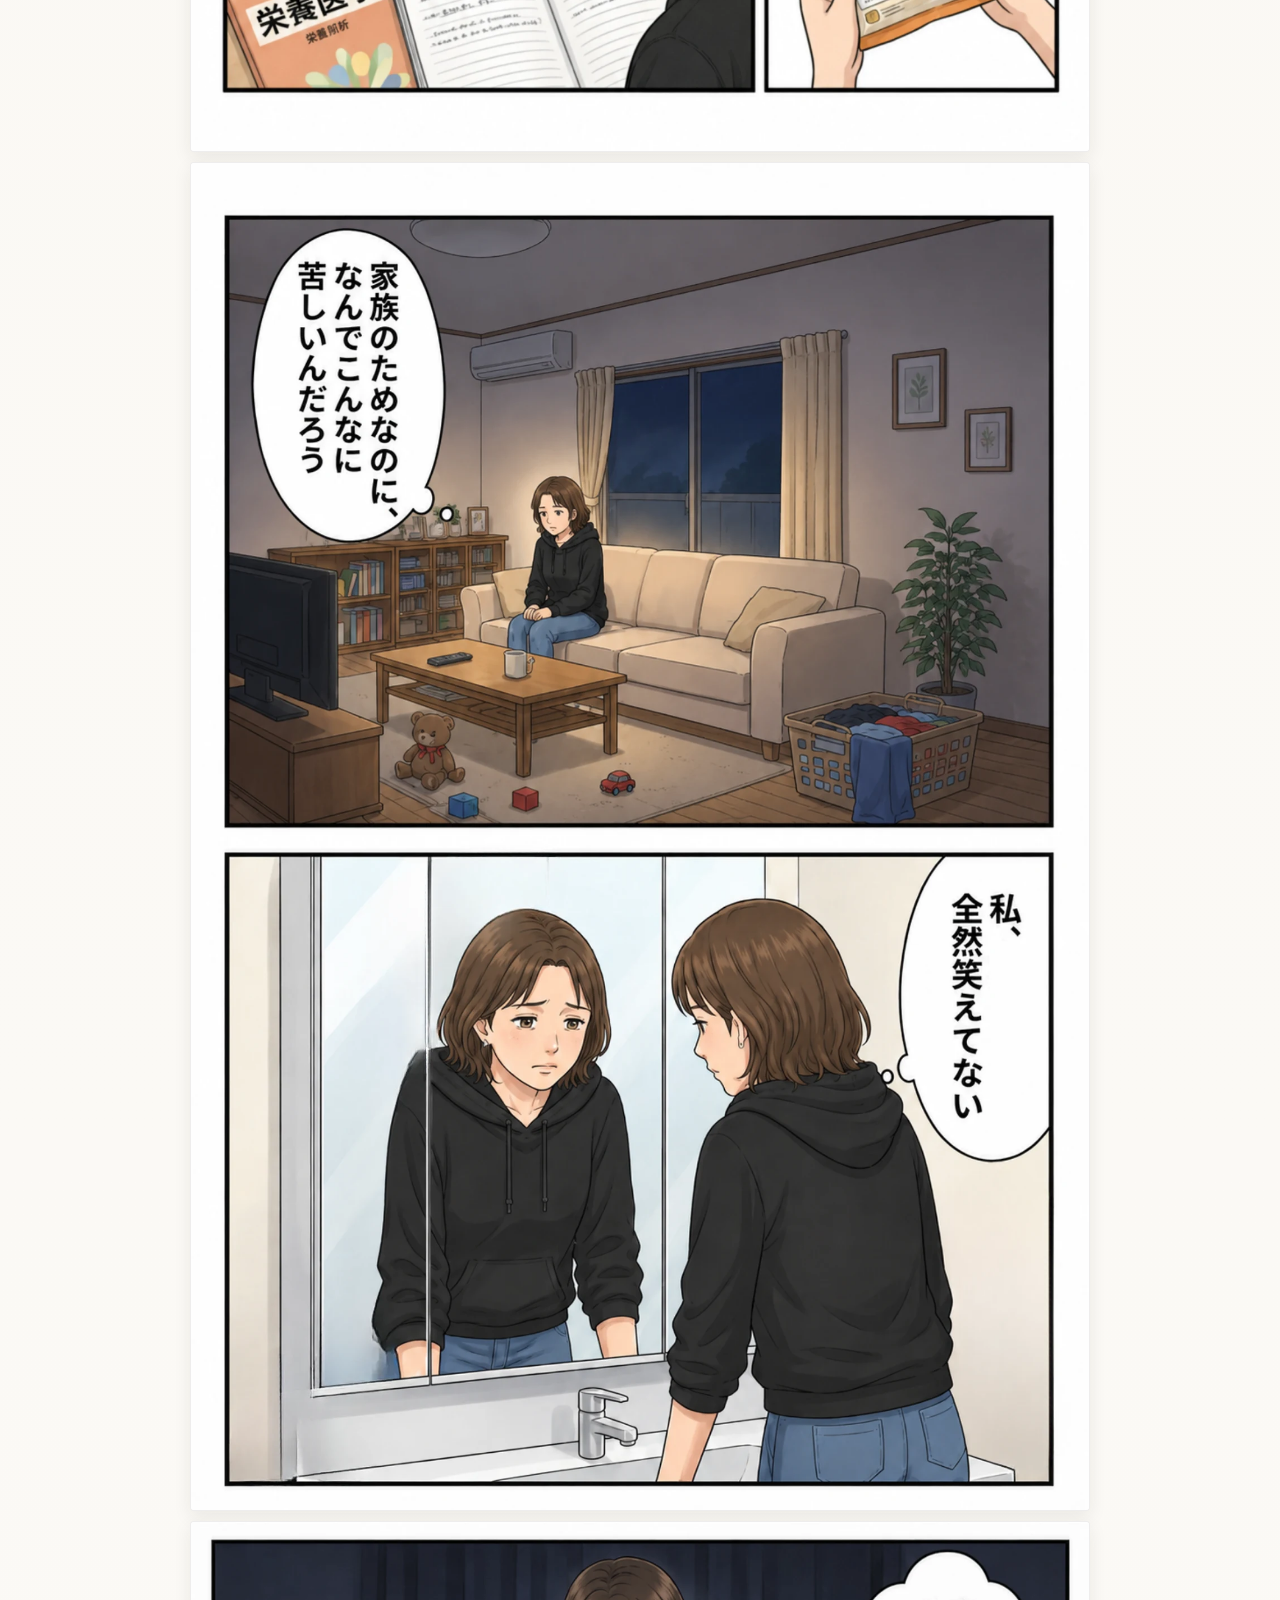
<file: strelitzia.life/index.html>
<!doctype html>
<html lang="ja">
<head>
  <meta charset="utf-8">
  <meta name="viewport" content="width=device-width, initial-scale=1">
  <title>女性の美しさを取り戻す | もう一度、自分を好きに戻るための120分</title>
  <meta name="description" content="食事・姿勢・呼吸・バストケアを通して、今の自分を整えていく120分セミナーの確認用LPです。">
  <meta name="robots" content="noindex, nofollow">
  <meta name="format-detection" content="telephone=no">
  <meta http-equiv="Cache-Control" content="no-cache, no-store, must-revalidate">
  <meta http-equiv="Pragma" content="no-cache">
  <meta http-equiv="Expires" content="0">
  <link rel="stylesheet" href="../again/style.css">
</head>
<body>
  <main class="page">
    <section class="hero" aria-labelledby="page-title">
      <h1 id="page-title" class="sr-only">女性の美しさを取り戻す</h1>
      <img class="hero-image" src="../again/assets/hero.webp" width="1672" height="941" alt="もう若くないから、と自分を諦めていませんか。女性の美しさを取り戻す、もう一度私を好きになる120分" fetchpriority="high" decoding="async">
    </section>

    <section class="cta-band" aria-label="特別価格と開催日程の案内">
      <p class="cta-kicker">4日程から選べるオンラインセミナー</p>
      <p class="cta-schedule-summary">開催日：7/15(水)・7/17(金)・7/20(月・祝)・7/23(木)</p>
      <p class="cta-helper">※フォーム内で参加日を選べます。</p>
      <div class="cta-mini-offer" aria-label="紹介割引価格">
        <p class="cta-deadline">7月10日(金)23:59まで</p>
        <p class="cta-price-line">
          <span class="cta-regular-price">通常価格 4,000円</span>
          <span class="price-arrow" aria-hidden="true">→</span>
          <span class="cta-special-price">2,000円</span>
        </p>
        <p class="cta-price-note">紹介割引</p>
      </div>
      <a class="cta-button" href="https://vermillion-halva-753769.netlify.app/" target="_blank" rel="noopener" data-track="cta-click" data-cta-position="top">日程を選んで申し込む</a>
      <p class="cta-form-note">フォーム内で参加日を選択してください。</p>
    </section>

    <section id="manga" class="manga-reader" aria-label="漫画本編">
      <img src="../again/assets/manga/01.webp" width="1600" height="2400" alt="漫画本編 1ページ目" loading="lazy" decoding="async">
      <img src="../again/assets/manga/02.webp" width="1600" height="2400" alt="漫画本編 2ページ目" loading="lazy" decoding="async">
      <img src="../again/assets/manga/03.webp" width="1600" height="2400" alt="漫画本編 3ページ目" loading="lazy" decoding="async">
      <img src="../again/assets/manga/04.webp" width="1600" height="2400" alt="漫画本編 4ページ目" loading="lazy" decoding="async">
      <img src="../again/assets/manga/05.webp" width="1600" height="2400" alt="漫画本編 5ページ目" loading="lazy" decoding="async">
      <img src="../again/assets/manga/06.webp" width="1600" height="2400" alt="漫画本編 6ページ目" loading="lazy" decoding="async">
      <img src="../again/assets/manga/07.webp" width="1600" height="2400" alt="漫画本編 7ページ目" loading="lazy" decoding="async">
      <img src="../again/assets/manga/08.webp" width="1600" height="2400" alt="漫画本編 8ページ目" loading="lazy" decoding="async">
      <img src="../again/assets/manga/09.webp" width="1600" height="2400" alt="漫画本編 9ページ目" loading="lazy" decoding="async">
      <img src="../again/assets/manga/10.webp" width="1600" height="2400" alt="漫画本編 10ページ目" loading="lazy" decoding="async">
      <img src="../again/assets/manga/11.webp" width="1600" height="2400" alt="漫画本編 11ページ目" loading="lazy" decoding="async">
      <img src="../again/assets/manga/12.webp" width="1600" height="2400" alt="漫画本編 12ページ目" loading="lazy" decoding="async">
      <img src="../again/assets/manga/13.webp" width="1600" height="2400" alt="漫画本編 13ページ目" loading="lazy" decoding="async">
      <img src="../again/assets/manga/14.webp" width="1600" height="2400" alt="漫画本編 14ページ目" loading="lazy" decoding="async">
      <img src="../again/assets/manga/15.webp" width="1600" height="2400" alt="漫画本編 15ページ目" loading="lazy" decoding="async">
      <img src="../again/assets/manga/16.webp" width="1600" height="2400" alt="漫画本編 16ページ目" loading="lazy" decoding="async">
      <img src="../again/assets/manga/17.webp" width="1600" height="2400" alt="漫画本編 17ページ目" loading="lazy" decoding="async">
      <img src="../again/assets/manga/18.webp" width="1600" height="2400" alt="漫画本編 18ページ目" loading="lazy" decoding="async">
      <img src="../again/assets/manga/19.webp" width="1600" height="2400" alt="漫画本編 19ページ目" loading="lazy" decoding="async">
      <img src="../again/assets/manga/20.webp" width="1600" height="2400" alt="漫画本編 20ページ目" loading="lazy" decoding="async">
      <img src="../again/assets/manga/21.webp" width="1600" height="2400" alt="漫画本編 21ページ目" loading="lazy" decoding="async">
    </section>

    <section class="message-card" aria-label="セミナー案内メッセージ">
      <p class="message-lead">「もう若くないから」と、諦めないでください。</p>
      <h2>女性の美しさを取り戻す<br>もう一度、私を好きになる120分</h2>
      <p>食事・姿勢・呼吸・バストケアを通して、今の自分を整えていく時間です。</p>
      <p>好きな服を着る。笑顔で写真に写る。自分の身体をもう一度、大事に見つめる。</p>
      <p>年齢と戦うのではなく、これからの自分を整えていく一歩として、<br>まずは120分のセミナーでお会いしましょう。</p>
    </section>

    <section id="final-cta" class="closing-card" aria-label="最終案内">
      <p class="closing-label">7月10日(金)23:59まで</p>
      <h2 class="closing-heading">紹介割引のご案内</h2>
      <div class="closing-schedule" aria-label="開催日程">
        <p class="closing-schedule-title">開催日程</p>
        <ul>
          <li>7月15日(水)20時00分～22時00分</li>
          <li>7月17日(金)14時00分～16時00分</li>
          <li>7月20日(月・祝)20時00分～22時00分</li>
          <li>7月23日(木)10時00分～12時00分</li>
        </ul>
        <p class="closing-schedule-note">※フォーム内で参加日を選べます。</p>
      </div>
      <p class="closing-title">
        <span class="closing-regular-price">通常価格 4,000円</span>
        <span class="price-arrow" aria-hidden="true">→</span>
        <span>紹介割引 2,000円</span>
      </p>
      <a class="cta-button" href="https://vermillion-halva-753769.netlify.app/?s=2" target="_blank" rel="noopener" data-track="cta-click" data-cta-position="bottom">日程を選んで申し込む</a>
      <p class="closing-text">フォーム内で参加日を選択してください。</p>
    </section>
  </main>
  <script>
    document.querySelectorAll('[data-track="cta-click"]').forEach((link) => {
      link.addEventListener('click', () => {
        const position = link.dataset.ctaPosition || 'unknown';
        if (window.gtag) {
          window.gtag('event', 'cta_click', {
            event_category: 'again_lp',
            event_label: position
          });
        }
        if (window.dataLayer) {
          window.dataLayer.push({
            event: 'cta_click',
            cta_position: position,
            page_path: window.location.pathname
          });
        }
      });
    });
  </script>
</body>
</html>
</file>
<file: again/style.css>
:root {
  color-scheme: light;
  --bg: #f7f3eb;
  --paper: #ffffff;
  --ink: #2b211a;
  --muted: #75685e;
  --line: #e5d8c7;
  --accent: #c95b48;
  --cta: #d94f2b;
  --cta-dark: #a83a20;
  --shadow: 0 16px 42px rgba(43, 33, 26, 0.12);
}

* {
  box-sizing: border-box;
}

html {
  scroll-behavior: smooth;
}

body {
  margin: 0;
  background: linear-gradient(180deg, #fffaf3 0, var(--bg) 480px, #fff 100%);
  color: var(--ink);
  font-family: -apple-system, BlinkMacSystemFont, "Hiragino Sans", "Yu Gothic", "YuGothic", "Noto Sans JP", sans-serif;
  line-height: 1.75;
}

.page {
  width: min(100%, 920px);
  margin: 0 auto;
  padding: 10px 10px 56px;
}

.sr-only {
  position: absolute;
  width: 1px;
  height: 1px;
  padding: 0;
  margin: -1px;
  overflow: hidden;
  clip: rect(0, 0, 0, 0);
  white-space: nowrap;
  border: 0;
}

.hero {
  text-align: center;
}

.hero-image,
.manga-reader img {
  display: block;
  width: 100%;
  height: auto;
  background: var(--paper);
}

.hero-image {
  border-radius: 8px;
  box-shadow: var(--shadow);
}

.cta-band,
.closing-card {
  margin: 18px 0;
  padding: clamp(18px, 4vw, 26px);
  border: 1px solid var(--line);
  border-radius: 8px;
  background: rgba(255, 255, 255, 0.94);
  text-align: center;
  box-shadow: 0 8px 24px rgba(43, 33, 26, 0.08);
}

.cta-kicker,
.cta-schedule-summary,
.cta-helper,
.cta-form-note {
  margin: 0;
}

.cta-kicker {
  color: var(--accent);
  font-size: clamp(15px, 4vw, 19px);
  font-weight: 900;
  line-height: 1.5;
}

.cta-schedule-summary {
  margin-top: 4px;
  color: var(--ink);
  font-size: clamp(18px, 5vw, 25px);
  font-weight: 900;
  line-height: 1.45;
}

.cta-helper,
.cta-form-note {
  color: var(--muted);
  font-size: clamp(12px, 3.4vw, 14px);
  font-weight: 700;
  line-height: 1.6;
}

.cta-helper {
  margin-top: 2px;
}

.cta-form-note {
  margin-top: 12px;
}

.closing-card p {
  margin: 0;
}

.closing-title {
  font-weight: 900;
}

.closing-text {
  margin-top: 12px;
  color: var(--muted);
  font-size: 14px;
}

.cta-mini-offer {
  margin: 14px auto 16px;
  padding: 12px 14px 14px;
  border: 2px solid rgba(217, 79, 43, 0.22);
  border-radius: 8px;
  background: #fff8f4;
}

.cta-deadline {
  margin: 0 0 8px;
  color: var(--cta-dark);
  font-size: clamp(18px, 4.8vw, 24px);
  font-weight: 900;
  line-height: 1.4;
}

.cta-price-line {
  display: flex;
  flex-wrap: wrap;
  align-items: center;
  justify-content: center;
  gap: 4px 16px;
  margin: 0;
  line-height: 1.2;
}

.cta-regular-price {
  position: relative;
  display: inline-block;
  padding: 2px 6px;
  color: var(--muted);
  font-size: 15px;
  font-weight: 900;
}

.cta-regular-price::before,
.cta-regular-price::after {
  content: "";
  position: absolute;
  left: 0;
  top: 50%;
  width: 100%;
  height: 4px;
  border-radius: 999px;
  background: rgba(168, 58, 32, 0.92);
}

.cta-regular-price::before {
  transform: rotate(8deg);
}

.cta-regular-price::after {
  transform: rotate(-8deg);
}

.cta-special-price {
  color: var(--cta-dark);
  font-size: clamp(36px, 10vw, 52px);
  font-weight: 900;
  line-height: 1;
}

.price-arrow {
  color: var(--cta-dark);
  font-size: 18px;
  font-weight: 900;
  line-height: 1;
}

.cta-price-note {
  margin: 4px 0 0;
  color: var(--cta-dark);
  font-size: 15px;
  font-weight: 900;
  line-height: 1.4;
}

.cta-button {
  display: inline-flex;
  align-items: center;
  justify-content: center;
  width: min(100%, 430px);
  min-height: 58px;
  padding: 14px 22px;
  border-radius: 8px;
  background: linear-gradient(180deg, var(--cta), var(--cta-dark));
  color: #fff;
  font-size: 18px;
  font-weight: 900;
  text-decoration: none;
  box-shadow: 0 4px 0 #812d19, 0 10px 22px rgba(168, 58, 32, 0.16);
}

.manga-reader {
  display: grid;
  gap: 10px;
  margin: 0 auto;
}

.manga-reader img {
  border: 1px solid rgba(43, 33, 26, 0.08);
  border-radius: 4px;
  box-shadow: 0 6px 18px rgba(43, 33, 26, 0.08);
}

.message-card {
  margin: 28px 0 18px;
  padding: clamp(22px, 6vw, 36px) clamp(18px, 6vw, 42px);
  border: 1px solid var(--line);
  border-radius: 8px;
  background:
    linear-gradient(180deg, rgba(255, 250, 243, 0.96), rgba(255, 255, 255, 0.96)),
    var(--paper);
  text-align: center;
  box-shadow: 0 12px 34px rgba(43, 33, 26, 0.08);
}

.message-card p,
.message-card h2 {
  margin: 0;
}

.message-eyebrow {
  color: var(--accent);
  font-size: clamp(13px, 3.5vw, 16px);
  font-weight: 900;
  line-height: 1.5;
}

.message-lead {
  margin-top: 6px !important;
  color: var(--ink);
  font-size: clamp(18px, 4.6vw, 25px);
  font-weight: 900;
  line-height: 1.7;
}

.message-card h2 {
  margin-top: 12px;
  color: var(--accent);
  font-family: "Hiragino Mincho ProN", "Yu Mincho", "YuMincho", serif;
  font-size: clamp(28px, 7vw, 44px);
  line-height: 1.45;
  letter-spacing: 0;
}

.message-card p:not(.message-lead) {
  margin: 14px auto 0;
  max-width: 37em;
  color: var(--muted);
  font-size: clamp(15px, 3.8vw, 18px);
  font-weight: 800;
  line-height: 2;
}

.closing-card {
  margin-top: 24px;
}

.closing-label {
  display: inline-block;
  margin-bottom: 10px !important;
  padding: 7px 18px;
  border-radius: 999px;
  background: #fff0ea;
  color: var(--accent);
  font-size: clamp(17px, 5vw, 24px);
  font-weight: 900;
  line-height: 1.35;
}

.closing-heading {
  margin: 0 0 12px;
  color: var(--ink);
  font-size: clamp(22px, 6vw, 30px);
  font-weight: 900;
  line-height: 1.4;
}

.closing-schedule {
  width: min(100%, 580px);
  margin: 0 auto 16px;
  padding: 14px;
  border-radius: 8px;
  background: #fffaf6;
  border: 1px solid var(--line);
}

.closing-schedule-title {
  color: var(--accent);
  font-size: clamp(16px, 4.4vw, 20px);
  font-weight: 900;
  line-height: 1.5;
}

.closing-schedule ul {
  display: grid;
  gap: 4px;
  margin: 8px 0 0;
  padding: 0;
  list-style: none;
  color: var(--ink);
  font-size: clamp(15px, 4vw, 18px);
  font-weight: 800;
  line-height: 1.55;
}

.closing-schedule-note {
  margin-top: 8px !important;
  color: var(--muted);
  font-size: clamp(12px, 3.4vw, 14px);
  font-weight: 700;
  line-height: 1.6;
}

.closing-title {
  display: flex;
  flex-wrap: wrap;
  align-items: center;
  justify-content: center;
  gap: 4px 12px;
  margin-bottom: 12px !important;
  font-size: clamp(22px, 6vw, 32px);
  line-height: 1.45;
}

.closing-regular-price {
  position: relative;
  display: inline-block;
  padding: 2px 6px;
  color: var(--muted);
}

.closing-regular-price::before,
.closing-regular-price::after {
  content: "";
  position: absolute;
  left: 0;
  top: 50%;
  width: 100%;
  height: 4px;
  border-radius: 999px;
  background: rgba(168, 58, 32, 0.92);
}

.closing-regular-price::before {
  transform: rotate(8deg);
}

.closing-regular-price::after {
  transform: rotate(-8deg);
}

@media (max-width: 640px) {
  .page {
    padding: 0 0 36px;
  }

  .hero-image {
    border-radius: 0;
    box-shadow: none;
  }

  .cta-band,
  .message-card,
  .closing-card {
    margin: 12px 10px;
    padding: 16px 14px;
  }

  .manga-reader {
    gap: 6px;
  }

  .manga-reader img {
    border-left: 0;
    border-right: 0;
    border-radius: 0;
    box-shadow: none;
  }
}
</file>
